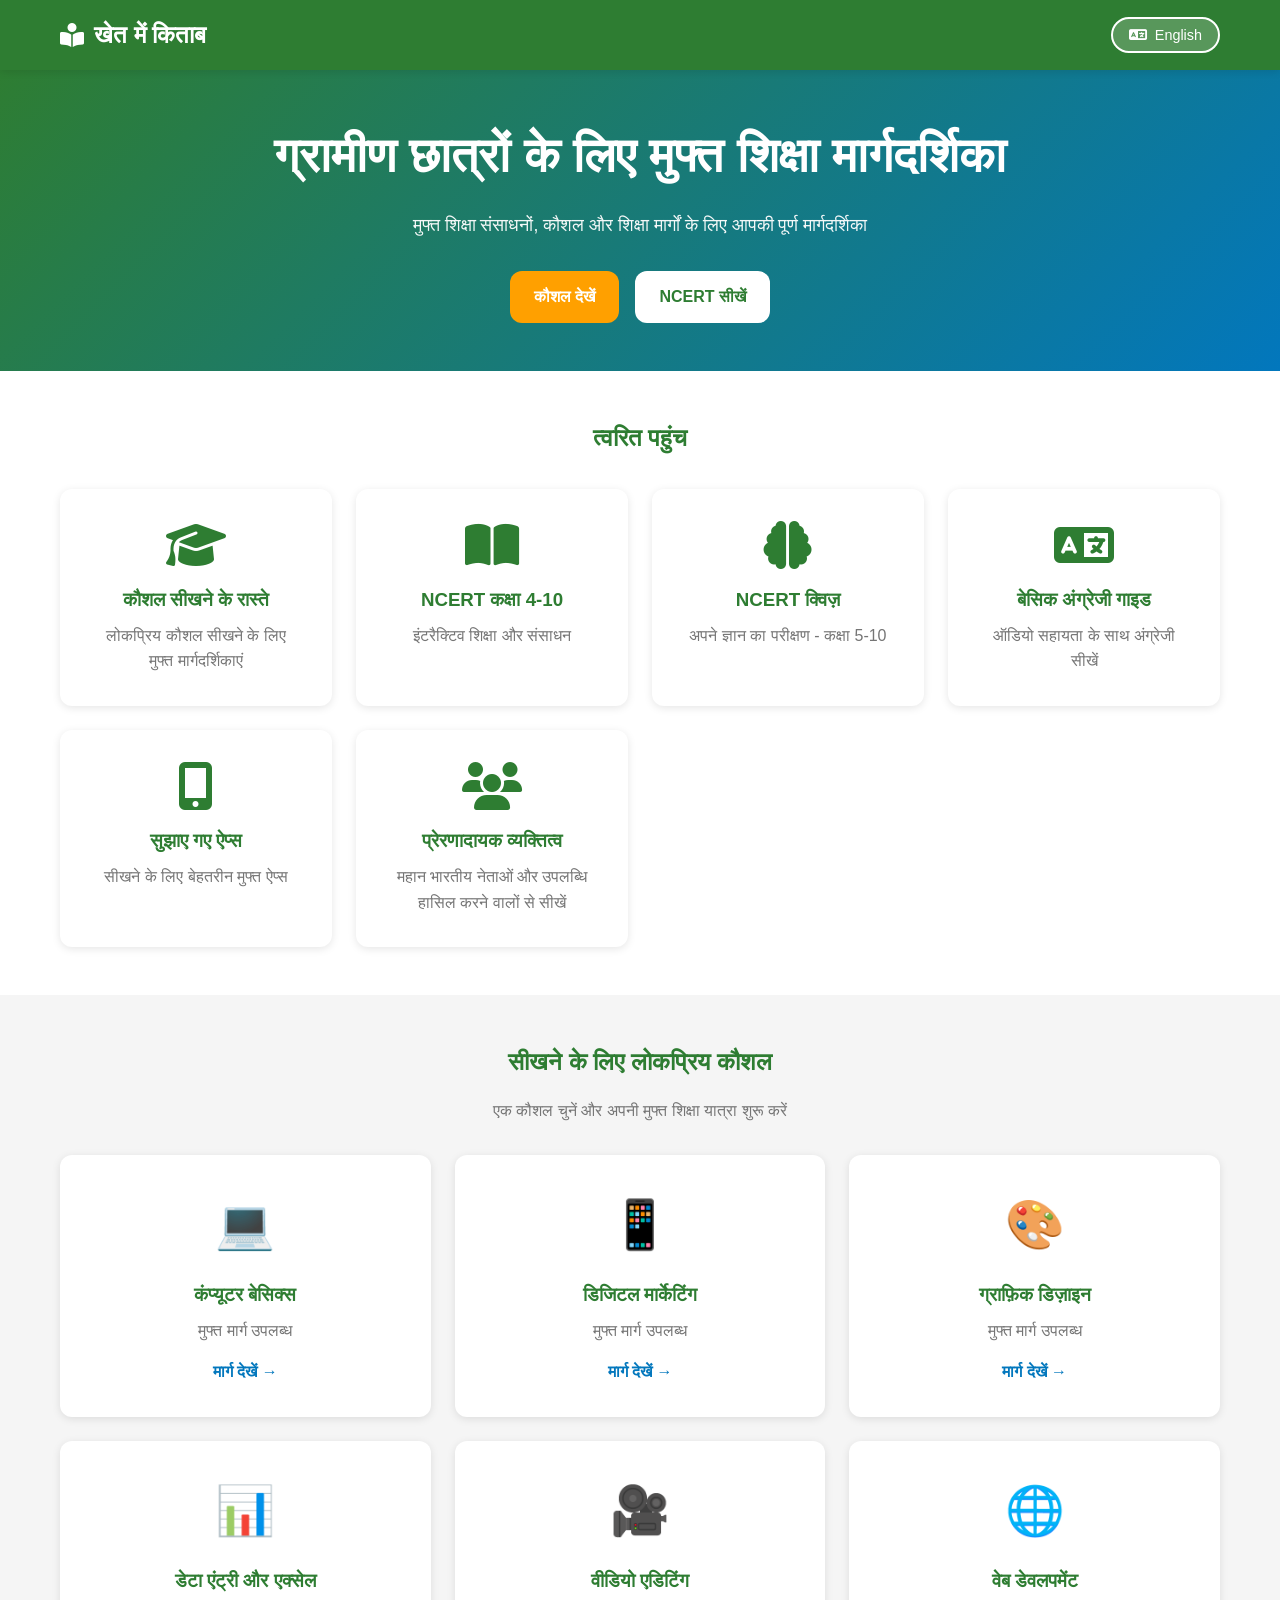
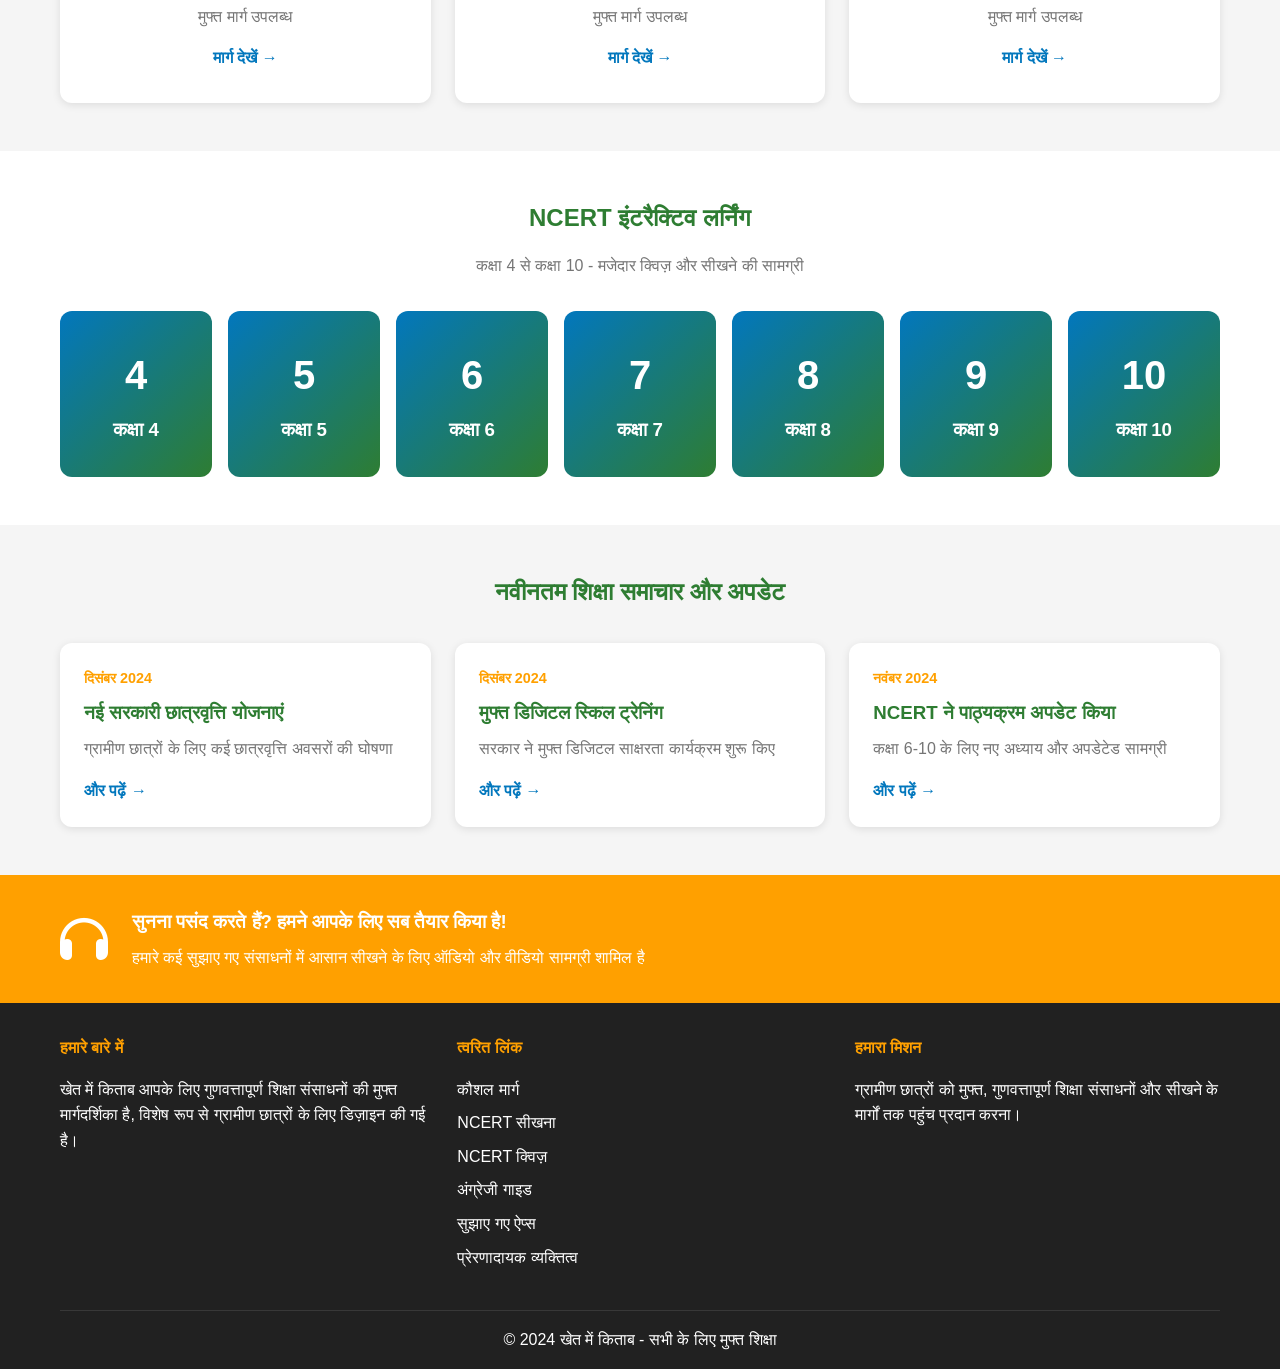
<file: index.html>
<!DOCTYPE html>
<html lang="hi">
<head>
    <meta charset="UTF-8">
    <meta name="viewport" content="width=device-width, initial-scale=1.0">
    <meta name="description" content="खेत में किताब - ग्रामीण छात्रों के लिए मुफ्त शिक्षा मार्गदर्शिका">
    <title data-en="KhetMeKitab - Rural Education Guide" data-hi="खेत में किताब - ग्रामीण शिक्षा मार्गदर्शिका">खेत में किताब - ग्रामीण शिक्षा मार्गदर्शिका</title>
    <link rel="stylesheet" href="css/style.css">
    <link rel="stylesheet" href="https://cdnjs.cloudflare.com/ajax/libs/font-awesome/6.4.0/css/all.min.css">
</head>
<body>
    <!-- Header -->
    <header>
        <nav class="navbar">
            <div class="container">
                <div class="nav-brand">
                    <i class="fas fa-book-reader"></i>
                    <span data-en="KhetMeKitab" data-hi="खेत में किताब">खेत में किताब</span>
                </div>
                <button class="lang-toggle" id="langToggle">
                    <i class="fas fa-language"></i>
                    <span id="langText">English</span>
                </button>
            </div>
        </nav>
    </header>

    <!-- Hero Section -->
    <section class="hero">
        <div class="container">
            <h1 data-en="Free Education Guide for Rural Students" data-hi="ग्रामीण छात्रों के लिए मुफ्त शिक्षा मार्गदर्शिका">ग्रामीण छात्रों के लिए मुफ्त शिक्षा मार्गदर्शिका</h1>
            <p class="hero-subtitle" data-en="Your complete guide to free learning resources, skills, and education paths" data-hi="मुफ्त शिक्षा संसाधनों, कौशल और शिक्षा मार्गों के लिए आपकी पूर्ण मार्गदर्शिका">मुफ्त शिक्षा संसाधनों, कौशल और शिक्षा मार्गों के लिए आपकी पूर्ण मार्गदर्शिका</p>
            <div class="hero-cta">
                <a href="#skills" class="btn btn-primary" data-en="Explore Skills" data-hi="कौशल देखें">कौशल देखें</a>
                <a href="#ncert" class="btn btn-secondary" data-en="NCERT Learning" data-hi="NCERT सीखें">NCERT सीखें</a>
            </div>
        </div>
    </section>

    <!-- Quick Links -->
    <section class="quick-links">
        <div class="container">
            <h2 data-en="Quick Access" data-hi="त्वरित पहुंच">त्वरित पहुंच</h2>
            <div class="links-grid">
                <a href="skills.html" class="link-card">
                    <i class="fas fa-graduation-cap"></i>
                    <h3 data-en="Skill Learning Paths" data-hi="कौशल सीखने के रास्ते">कौशल सीखने के रास्ते</h3>
                    <p data-en="Free guides to learn popular skills" data-hi="लोकप्रिय कौशल सीखने के लिए मुफ्त मार्गदर्शिकाएं">लोकप्रिय कौशल सीखने के लिए मुफ्त मार्गदर्शिकाएं</p>
                </a>
                <a href="ncert.html" class="link-card">
                    <i class="fas fa-book-open"></i>
                    <h3 data-en="NCERT Class 4-10" data-hi="NCERT कक्षा 4-10">NCERT कक्षा 4-10</h3>
                    <p data-en="Interactive learning & resources" data-hi="इंटरैक्टिव शिक्षा और संसाधन">इंटरैक्टिव शिक्षा और संसाधन</p>
                </a>
                <a href="quiz.html" class="link-card">
                    <i class="fas fa-brain"></i>
                    <h3 data-en="NCERT Quiz" data-hi="NCERT क्विज़">NCERT क्विज़</h3>
                    <p data-en="Test your knowledge - Class 5-10" data-hi="अपने ज्ञान का परीक्षण - कक्षा 5-10">अपने ज्ञान का परीक्षण - कक्षा 5-10</p>
                </a>
                <a href="english.html" class="link-card">
                    <i class="fas fa-language"></i>
                    <h3 data-en="Basic English Guide" data-hi="बेसिक अंग्रेजी गाइड">बेसिक अंग्रेजी गाइड</h3>
                    <p data-en="Learn English with audio support" data-hi="ऑडियो सहायता के साथ अंग्रेजी सीखें">ऑडियो सहायता के साथ अंग्रेजी सीखें</p>
                </a>
                <a href="apps.html" class="link-card">
                    <i class="fas fa-mobile-alt"></i>
                    <h3 data-en="Recommended Apps" data-hi="सुझाए गए ऐप्स">सुझाए गए ऐप्स</h3>
                    <p data-en="Best free apps for learning" data-hi="सीखने के लिए बेहतरीन मुफ्त ऐप्स">सीखने के लिए बेहतरीन मुफ्त ऐप्स</p>
                </a>
                <a href="gallery.html" class="link-card">
                    <i class="fas fa-users"></i>
                    <h3 data-en="Inspiring Personalities" data-hi="प्रेरणादायक व्यक्तित्व">प्रेरणादायक व्यक्तित्व</h3>
                    <p data-en="Learn from great Indian leaders & achievers" data-hi="महान भारतीय नेताओं और उपलब्धि हासिल करने वालों से सीखें">महान भारतीय नेताओं और उपलब्धि हासिल करने वालों से सीखें</p>
                </a>
            </div>
        </div>
    </section>

    <!-- Featured Skills -->
    <section id="skills" class="featured-section">
        <div class="container">
            <h2 data-en="Popular Skills to Learn" data-hi="सीखने के लिए लोकप्रिय कौशल">सीखने के लिए लोकप्रिय कौशल</h2>
            <p class="section-subtitle" data-en="Choose a skill and start your free learning journey" data-hi="एक कौशल चुनें और अपनी मुफ्त शिक्षा यात्रा शुरू करें">एक कौशल चुनें और अपनी मुफ्त शिक्षा यात्रा शुरू करें</p>
            <div class="skills-grid">
                <div class="skill-card">
                    <div class="skill-icon">💻</div>
                    <h3 data-en="Computer Basics" data-hi="कंप्यूटर बेसिक्स">कंप्यूटर बेसिक्स</h3>
                    <p data-en="Free Path Available" data-hi="मुफ्त मार्ग उपलब्ध">मुफ्त मार्ग उपलब्ध</p>
                    <a href="skills.html#computer" class="btn-link" data-en="View Path →" data-hi="मार्ग देखें →">मार्ग देखें →</a>
                </div>
                <div class="skill-card">
                    <div class="skill-icon">📱</div>
                    <h3 data-en="Digital Marketing" data-hi="डिजिटल मार्केटिंग">डिजिटल मार्केटिंग</h3>
                    <p data-en="Free Path Available" data-hi="मुफ्त मार्ग उपलब्ध">मुफ्त मार्ग उपलब्ध</p>
                    <a href="skills.html#marketing" class="btn-link" data-en="View Path →" data-hi="मार्ग देखें →">मार्ग देखें →</a>
                </div>
                <div class="skill-card">
                    <div class="skill-icon">🎨</div>
                    <h3 data-en="Graphic Design" data-hi="ग्राफ़िक डिज़ाइन">ग्राफ़िक डिज़ाइन</h3>
                    <p data-en="Free Path Available" data-hi="मुफ्त मार्ग उपलब्ध">मुफ्त मार्ग उपलब्ध</p>
                    <a href="skills.html#design" class="btn-link" data-en="View Path →" data-hi="मार्ग देखें →">मार्ग देखें →</a>
                </div>
                <div class="skill-card">
                    <div class="skill-icon">📊</div>
                    <h3 data-en="Data Entry & Excel" data-hi="डेटा एंट्री और एक्सेल">डेटा एंट्री और एक्सेल</h3>
                    <p data-en="Free Path Available" data-hi="मुफ्त मार्ग उपलब्ध">मुफ्त मार्ग उपलब्ध</p>
                    <a href="skills.html#excel" class="btn-link" data-en="View Path →" data-hi="मार्ग देखें →">मार्ग देखें →</a>
                </div>
                <div class="skill-card">
                    <div class="skill-icon">🎥</div>
                    <h3 data-en="Video Editing" data-hi="वीडियो एडिटिंग">वीडियो एडिटिंग</h3>
                    <p data-en="Free Path Available" data-hi="मुफ्त मार्ग उपलब्ध">मुफ्त मार्ग उपलब्ध</p>
                    <a href="skills.html#video" class="btn-link" data-en="View Path →" data-hi="मार्ग देखें →">मार्ग देखें →</a>
                </div>
                <div class="skill-card">
                    <div class="skill-icon">🌐</div>
                    <h3 data-en="Web Development" data-hi="वेब डेवलपमेंट">वेब डेवलपमेंट</h3>
                    <p data-en="Free Path Available" data-hi="मुफ्त मार्ग उपलब्ध">मुफ्त मार्ग उपलब्ध</p>
                    <a href="skills.html#webdev" class="btn-link" data-en="View Path →" data-hi="मार्ग देखें →">मार्ग देखें →</a>
                </div>
            </div>
        </div>
    </section>

    <!-- NCERT Section -->
    <section id="ncert" class="ncert-section">
        <div class="container">
            <h2 data-en="NCERT Interactive Learning" data-hi="NCERT इंटरैक्टिव लर्निंग">NCERT इंटरैक्टिव लर्निंग</h2>
            <p class="section-subtitle" data-en="Class 4 to Class 10 - Fun quizzes and learning materials" data-hi="कक्षा 4 से कक्षा 10 - मजेदार क्विज़ और सीखने की सामग्री">कक्षा 4 से कक्षा 10 - मजेदार क्विज़ और सीखने की सामग्री</p>
            <div class="ncert-grid">
                <a href="ncert.html#class-4" class="ncert-card">
                    <div class="class-badge">4</div>
                    <h3 data-en="Class 4" data-hi="कक्षा 4">कक्षा 4</h3>
                </a>
                <a href="ncert.html#class-5" class="ncert-card">
                    <div class="class-badge">5</div>
                    <h3 data-en="Class 5" data-hi="कक्षा 5">कक्षा 5</h3>
                </a>
                <a href="ncert.html#class-6" class="ncert-card">
                    <div class="class-badge">6</div>
                    <h3 data-en="Class 6" data-hi="कक्षा 6">कक्षा 6</h3>
                </a>
                <a href="ncert.html#class-7" class="ncert-card">
                    <div class="class-badge">7</div>
                    <h3 data-en="Class 7" data-hi="कक्षा 7">कक्षा 7</h3>
                </a>
                <a href="ncert.html#class-8" class="ncert-card">
                    <div class="class-badge">8</div>
                    <h3 data-en="Class 8" data-hi="कक्षा 8">कक्षा 8</h3>
                </a>
                <a href="ncert.html#class-9" class="ncert-card">
                    <div class="class-badge">9</div>
                    <h3 data-en="Class 9" data-hi="कक्षा 9">कक्षा 9</h3>
                </a>
                <a href="ncert.html#class-10" class="ncert-card">
                    <div class="class-badge">10</div>
                    <h3 data-en="Class 10" data-hi="कक्षा 10">कक्षा 10</h3>
                </a>
            </div>
        </div>
    </section>

    <!-- Education News -->
    <section class="news-section">
        <div class="container">
            <h2 data-en="Latest Education News & Updates" data-hi="नवीनतम शिक्षा समाचार और अपडेट">नवीनतम शिक्षा समाचार और अपडेट</h2>
            <div class="news-grid">
                <div class="news-card">
                    <div class="news-date" data-en="December 2024" data-hi="दिसंबर 2024">दिसंबर 2024</div>
                    <h3 data-en="New Government Scholarship Programs" data-hi="नई सरकारी छात्रवृत्ति योजनाएं">नई सरकारी छात्रवृत्ति योजनाएं</h3>
                    <p data-en="Multiple scholarship opportunities announced for rural students" data-hi="ग्रामीण छात्रों के लिए कई छात्रवृत्ति अवसरों की घोषणा">ग्रामीण छात्रों के लिए कई छात्रवृत्ति अवसरों की घोषणा</p>
                    <a href="#" class="news-link" data-en="Read More →" data-hi="और पढ़ें →">और पढ़ें →</a>
                </div>
                <div class="news-card">
                    <div class="news-date" data-en="December 2024" data-hi="दिसंबर 2024">दिसंबर 2024</div>
                    <h3 data-en="Free Digital Skills Training" data-hi="मुफ्त डिजिटल स्किल ट्रेनिंग">मुफ्त डिजिटल स्किल ट्रेनिंग</h3>
                    <p data-en="Government launches free digital literacy programs" data-hi="सरकार ने मुफ्त डिजिटल साक्षरता कार्यक्रम शुरू किए">सरकार ने मुफ्त डिजिटल साक्षरता कार्यक्रम शुरू किए</p>
                    <a href="#" class="news-link" data-en="Read More →" data-hi="और पढ़ें →">और पढ़ें →</a>
                </div>
                <div class="news-card">
                    <div class="news-date" data-en="November 2024" data-hi="नवंबर 2024">नवंबर 2024</div>
                    <h3 data-en="NCERT Updates Curriculum" data-hi="NCERT ने पाठ्यक्रम अपडेट किया">NCERT ने पाठ्यक्रम अपडेट किया</h3>
                    <p data-en="New chapters and updated content for Classes 6-10" data-hi="कक्षा 6-10 के लिए नए अध्याय और अपडेटेड सामग्री">कक्षा 6-10 के लिए नए अध्याय और अपडेटेड सामग्री</p>
                    <a href="#" class="news-link" data-en="Read More →" data-hi="और पढ़ें →">और पढ़ें →</a>
                </div>
            </div>
        </div>
    </section>

    <!-- Audio Learning Note -->
    <section class="audio-note">
        <div class="container">
            <div class="audio-banner">
                <i class="fas fa-headphones"></i>
                <div>
                    <h3 data-en="Prefer Listening? We've Got You Covered!" data-hi="सुनना पसंद करते हैं? हमने आपके लिए सब तैयार किया है!">सुनना पसंद करते हैं? हमने आपके लिए सब तैयार किया है!</h3>
                    <p data-en="Many of our recommended resources include audio and video content for easier learning" data-hi="हमारे कई सुझाए गए संसाधनों में आसान सीखने के लिए ऑडियो और वीडियो सामग्री शामिल है">हमारे कई सुझाए गए संसाधनों में आसान सीखने के लिए ऑडियो और वीडियो सामग्री शामिल है</p>
                </div>
            </div>
        </div>
    </section>

    <!-- Footer -->
    <footer>
        <div class="container">
            <div class="footer-content">
                <div class="footer-section">
                    <h4 data-en="About" data-hi="हमारे बारे में">हमारे बारे में</h4>
                    <p data-en="KhetMeKitab is your free guide to quality education resources, specially designed for rural students." data-hi="खेत में किताब आपके लिए गुणवत्तापूर्ण शिक्षा संसाधनों की मुफ्त मार्गदर्शिका है, विशेष रूप से ग्रामीण छात्रों के लिए डिज़ाइन की गई है।">खेत में किताब आपके लिए गुणवत्तापूर्ण शिक्षा संसाधनों की मुफ्त मार्गदर्शिका है, विशेष रूप से ग्रामीण छात्रों के लिए डिज़ाइन की गई है।</p>
                </div>
                <div class="footer-section">
                    <h4 data-en="Quick Links" data-hi="त्वरित लिंक">त्वरित लिंक</h4>
                    <ul>
                        <li><a href="skills.html" data-en="Skill Paths" data-hi="कौशल मार्ग">कौशल मार्ग</a></li>
                        <li><a href="ncert.html" data-en="NCERT Learning" data-hi="NCERT सीखना">NCERT सीखना</a></li>
                        <li><a href="quiz.html" data-en="NCERT Quiz" data-hi="NCERT क्विज़">NCERT क्विज़</a></li>
                        <li><a href="english.html" data-en="English Guide" data-hi="अंग्रेजी गाइड">अंग्रेजी गाइड</a></li>
                        <li><a href="apps.html" data-en="Recommended Apps" data-hi="सुझाए गए ऐप्स">सुझाए गए ऐप्स</a></li>
                        <li><a href="gallery.html" data-en="Inspiring Personalities" data-hi="प्रेरणादायक व्यक्तित्व">प्रेरणादायक व्यक्तित्व</a></li>
                    </ul>
                </div>
                <div class="footer-section">
                    <h4 data-en="Mission" data-hi="हमारा मिशन">हमारा मिशन</h4>
                    <p data-en="Empowering rural students with access to free, quality education resources and learning paths." data-hi="ग्रामीण छात्रों को मुफ्त, गुणवत्तापूर्ण शिक्षा संसाधनों और सीखने के मार्गों तक पहुंच प्रदान करना।">ग्रामीण छात्रों को मुफ्त, गुणवत्तापूर्ण शिक्षा संसाधनों और सीखने के मार्गों तक पहुंच प्रदान करना।</p>
                </div>
            </div>
            <div class="footer-bottom">
                <p>&copy; 2024 <span data-en="KhetMeKitab - Free Education for All" data-hi="खेत में किताब - सभी के लिए मुफ्त शिक्षा">खेत में किताब - सभी के लिए मुफ्त शिक्षा</span></p>
            </div>
        </div>
    </footer>

    <script src="js/main.js"></script>
</body>
</html>
</file>
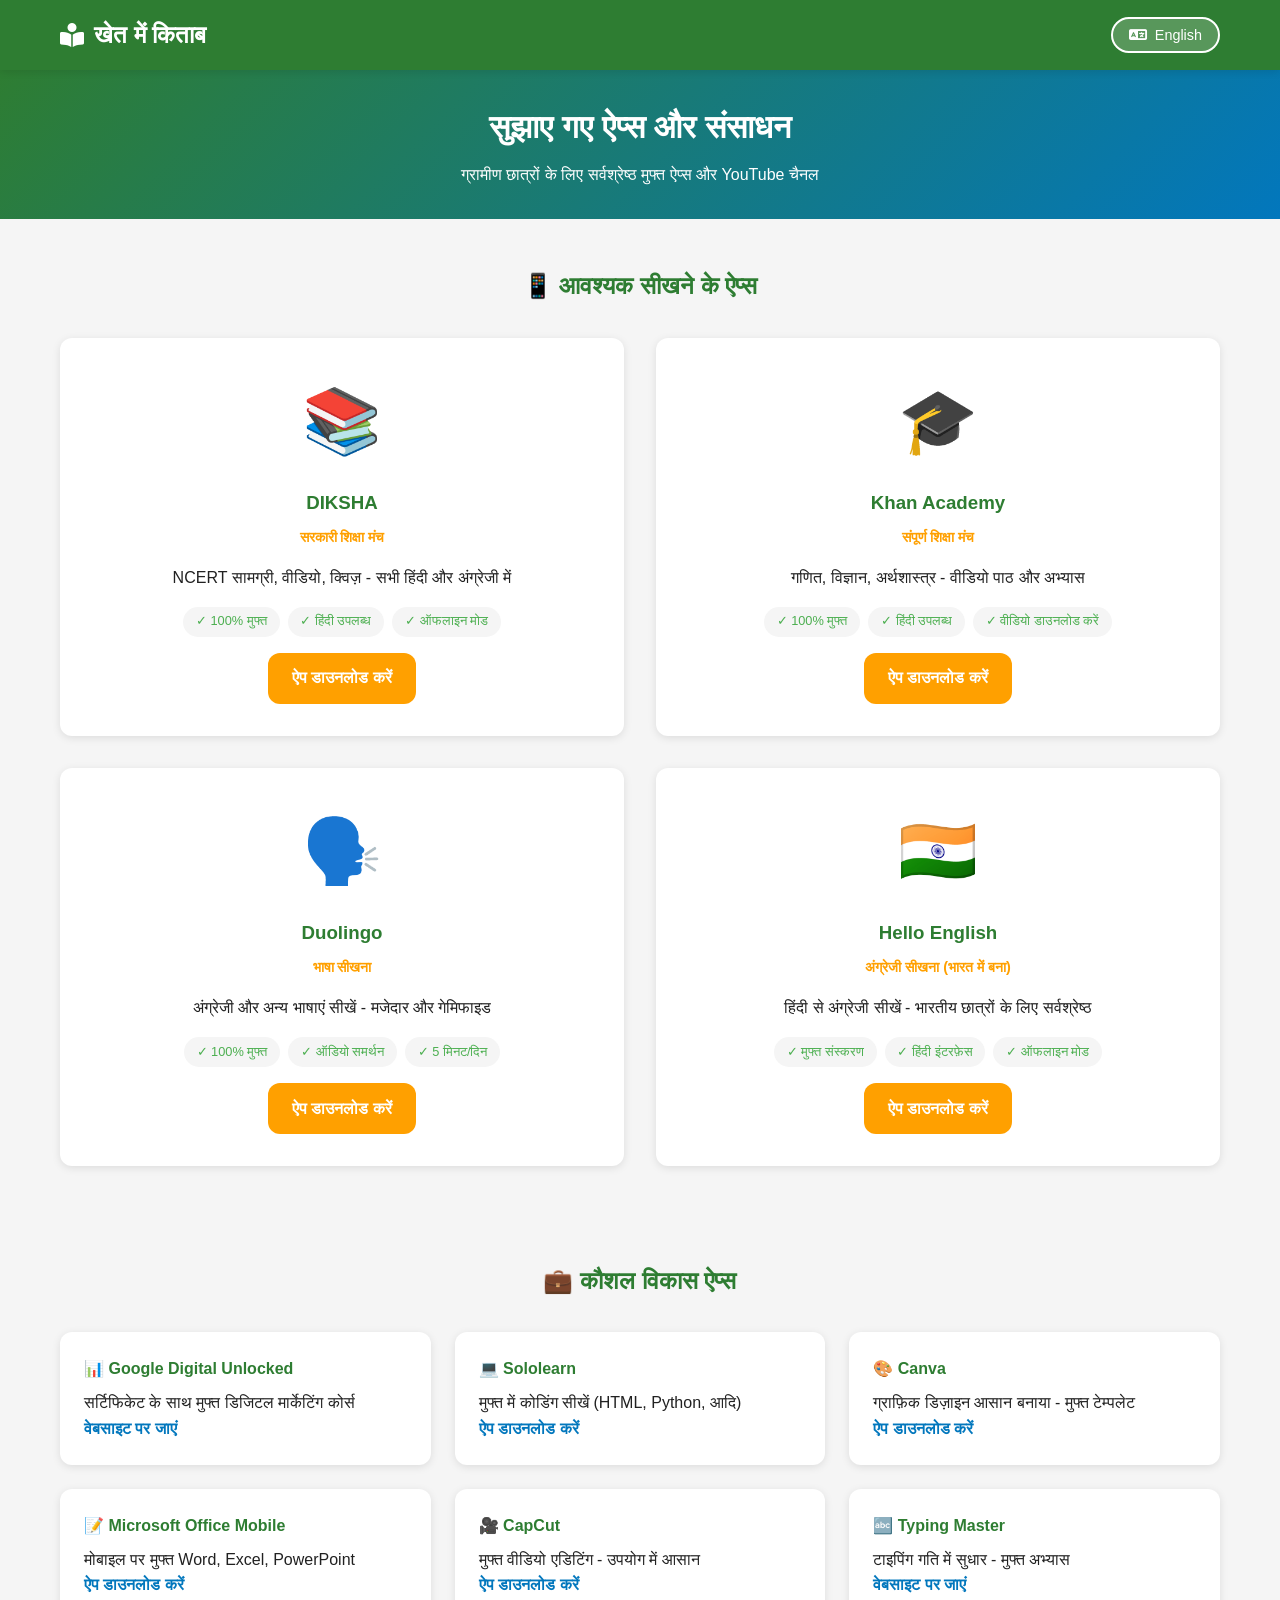
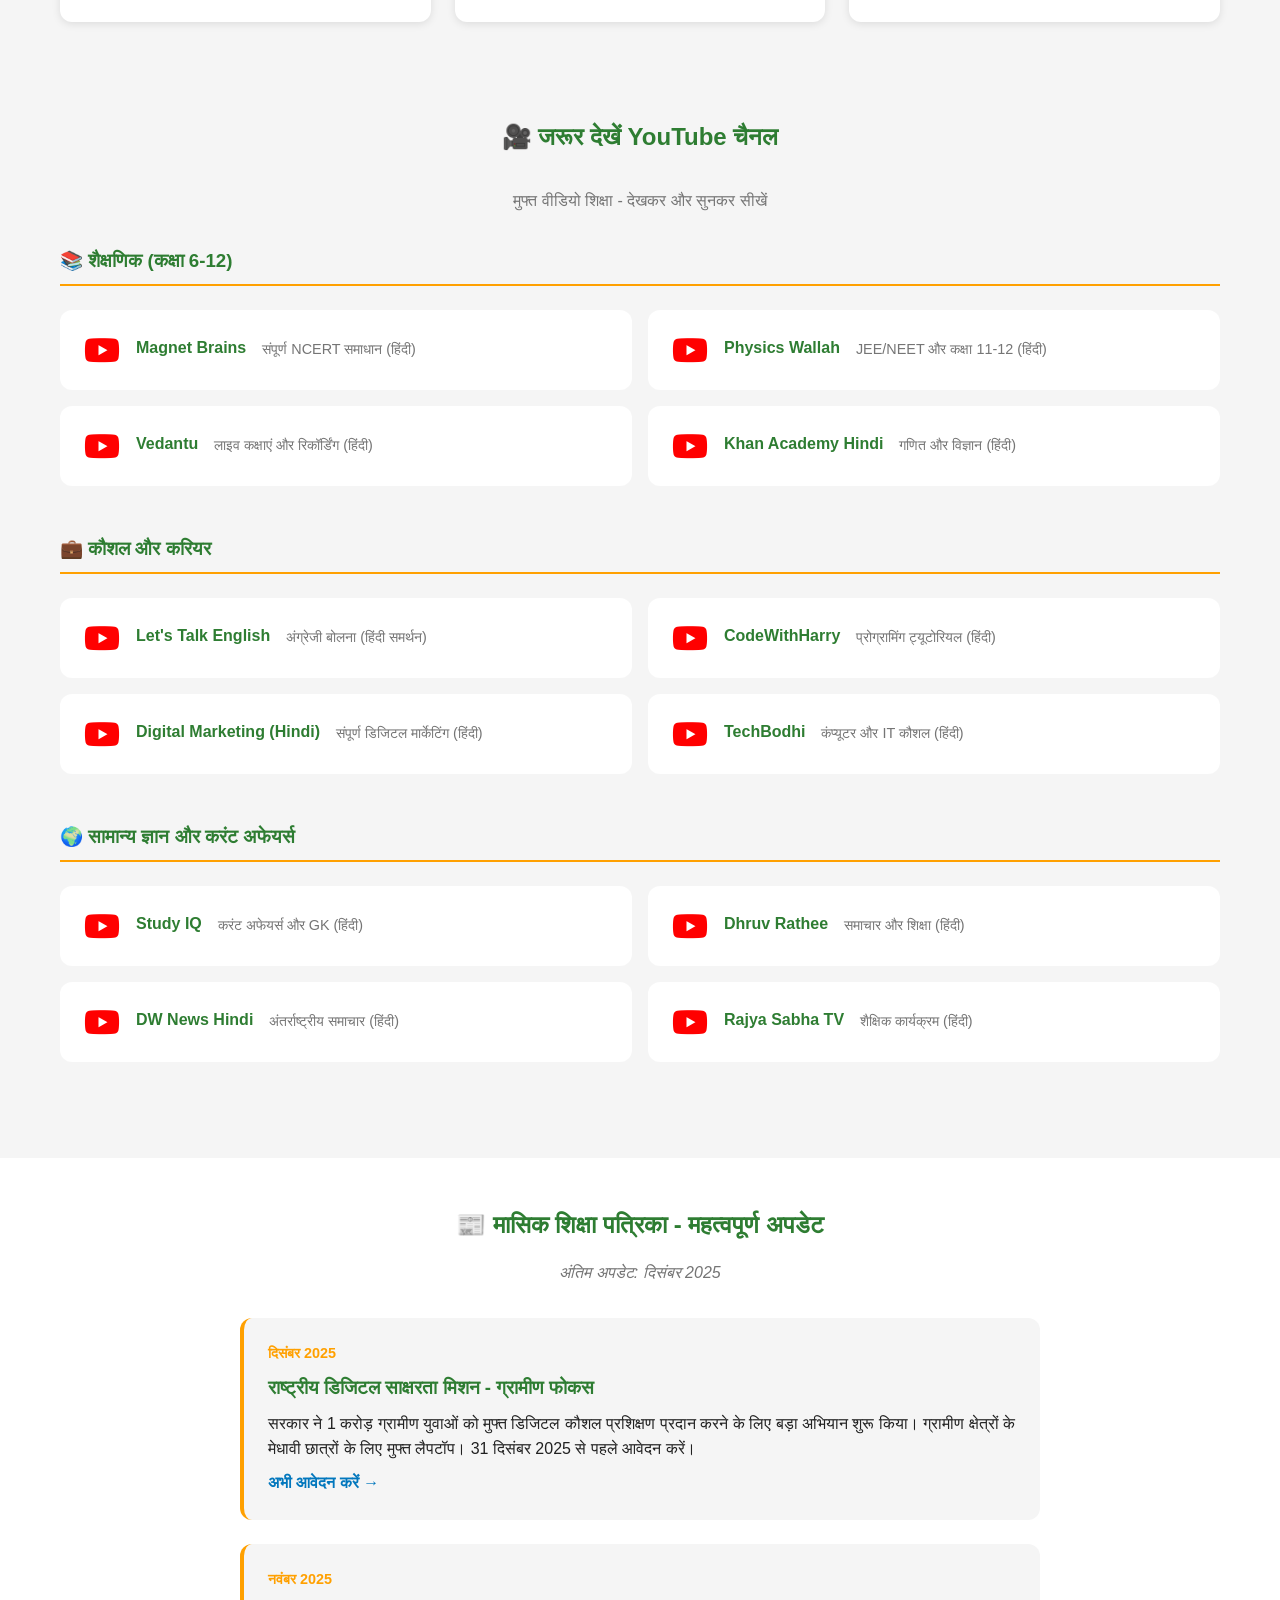
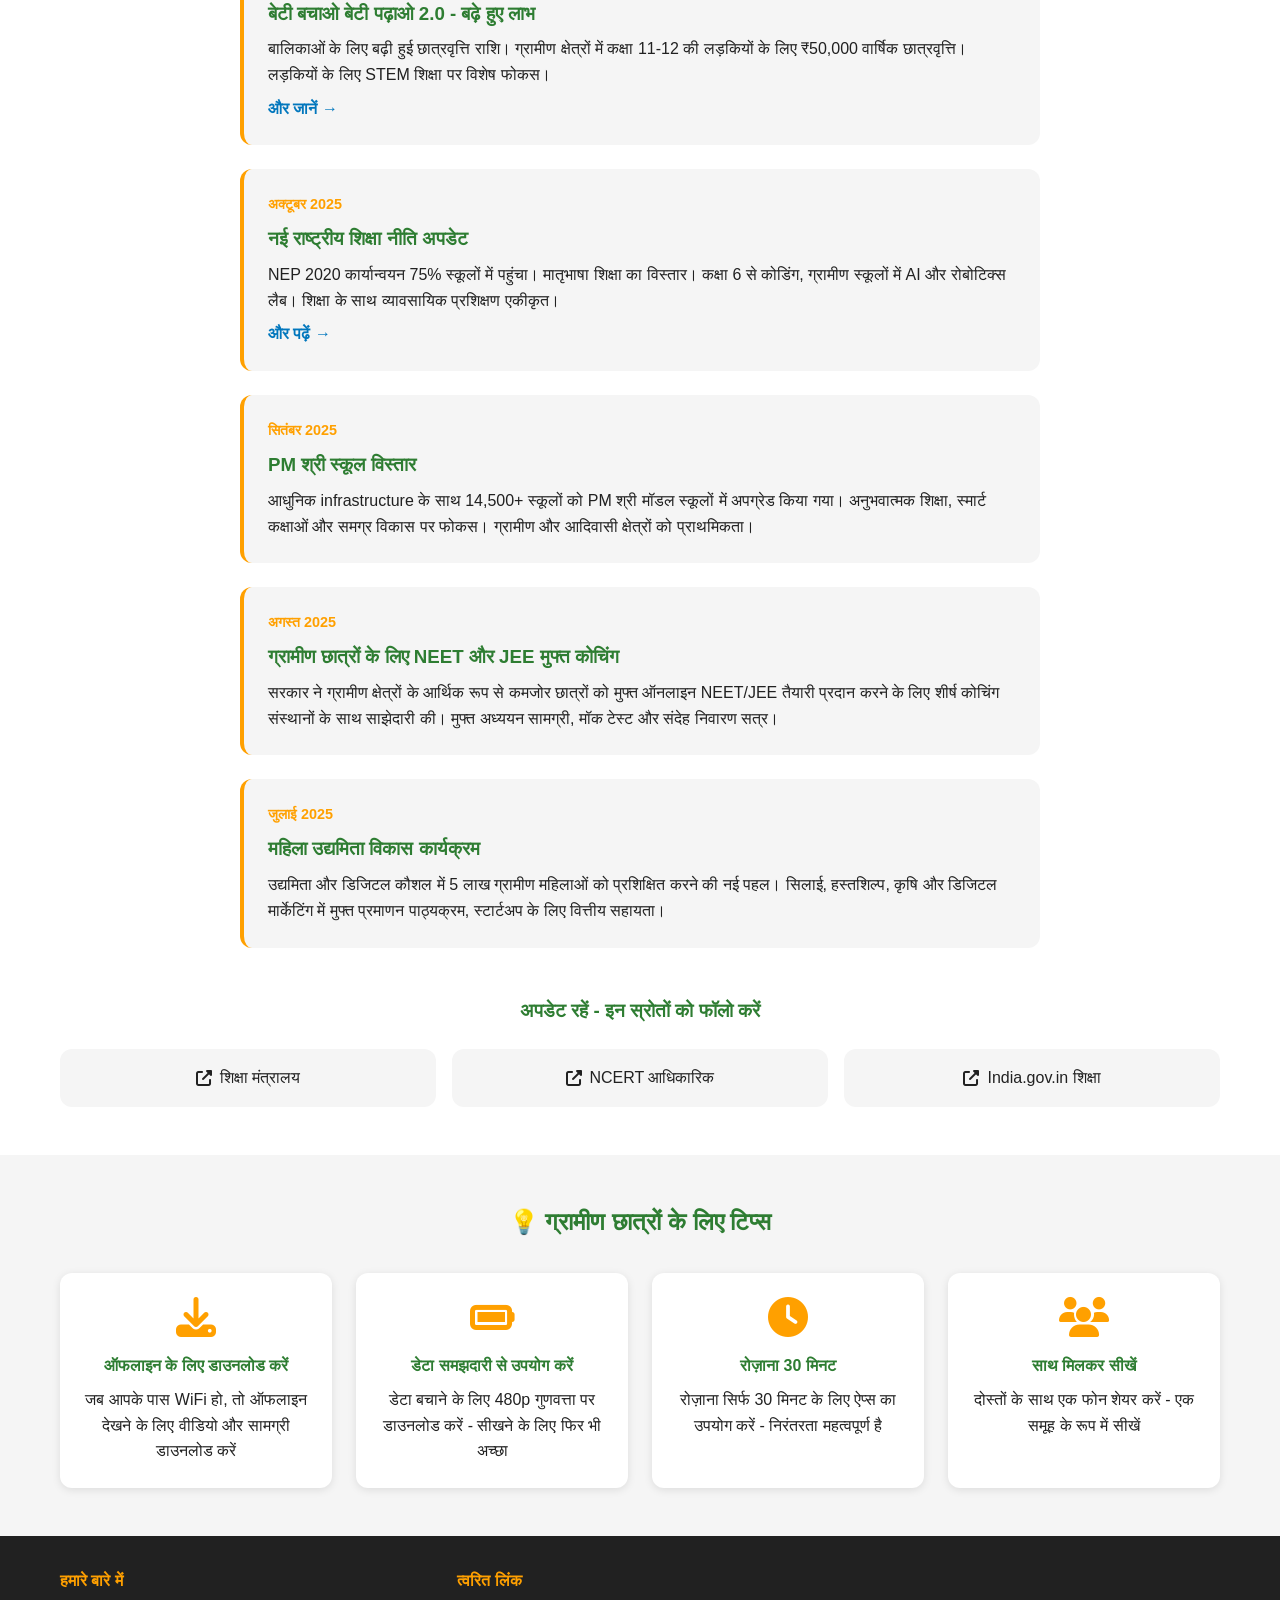
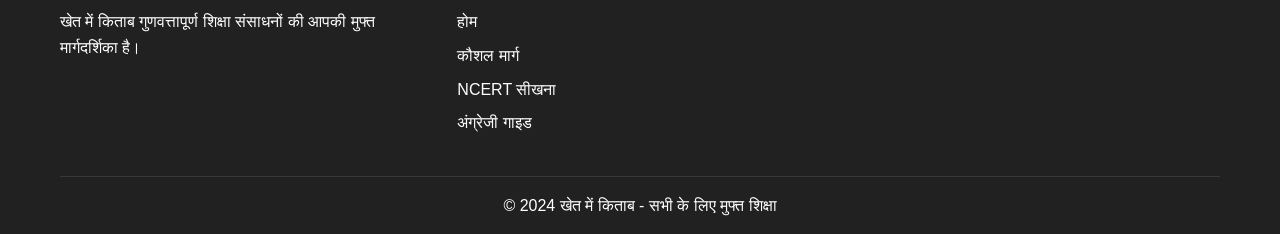
<file: apps.html>
<!DOCTYPE html>
<html lang="hi">
<head>
    <meta charset="UTF-8">
    <meta name="viewport" content="width=device-width, initial-scale=1.0">
    <title data-en="Recommended Apps & Resources - KhetMeKitab" data-hi="सुझाए गए ऐप्स और संसाधन - खेत में किताब">सुझाए गए ऐप्स और संसाधन - खेत में किताब</title>
    <link rel="stylesheet" href="css/style.css">
    <link rel="stylesheet" href="https://cdnjs.cloudflare.com/ajax/libs/font-awesome/6.4.0/css/all.min.css">
</head>
<body>
    <header>
        <nav class="navbar">
            <div class="container">
                <div class="nav-brand">
                    <a href="index.html"><i class="fas fa-book-reader"></i>
                    <span data-en="KhetMeKitab" data-hi="खेत में किताब">खेत में किताब</span></a>
                </div>
                <button class="lang-toggle" id="langToggle">
                    <i class="fas fa-language"></i>
                    <span id="langText">English</span>
                </button>
            </div>
        </nav>
    </header>

    <section class="page-header">
        <div class="container">
            <h1 data-en="Recommended Apps & Resources" data-hi="सुझाए गए ऐप्स और संसाधन">सुझाए गए ऐप्स और संसाधन</h1>
            <p data-en="Best free apps and YouTube channels for rural students" data-hi="ग्रामीण छात्रों के लिए सर्वश्रेष्ठ मुफ्त ऐप्स और YouTube चैनल">ग्रामीण छात्रों के लिए सर्वश्रेष्ठ मुफ्त ऐप्स और YouTube चैनल</p>
        </div>
    </section>

    <!-- Learning Apps -->
    <section class="apps-category">
        <div class="container">
            <h2 data-en="📱 Essential Learning Apps" data-hi="📱 आवश्यक सीखने के ऐप्स">📱 आवश्यक सीखने के ऐप्स</h2>
            <div class="apps-showcase">
                <div class="app-showcase-card">
                    <div class="app-icon">📚</div>
                    <h3>DIKSHA</h3>
                    <p class="app-category" data-en="Government Education Platform" data-hi="सरकारी शिक्षा मंच">सरकारी शिक्षा मंच</p>
                    <p data-en="NCERT content, videos, quizzes - All in Hindi & English" data-hi="NCERT सामग्री, वीडियो, क्विज़ - सभी हिंदी और अंग्रेजी में">NCERT सामग्री, वीडियो, क्विज़ - सभी हिंदी और अंग्रेजी में</p>
                    <div class="app-features">
                        <span class="feature-badge" data-en="✓ 100% Free" data-hi="✓ 100% मुफ्त">✓ 100% मुफ्त</span>
                        <span class="feature-badge" data-en="✓ Hindi Available" data-hi="✓ हिंदी उपलब्ध">✓ हिंदी उपलब्ध</span>
                        <span class="feature-badge" data-en="✓ Offline Mode" data-hi="✓ ऑफलाइन मोड">✓ ऑफलाइन मोड</span>
                    </div>
                    <a href="https://diksha.gov.in/" target="_blank" class="btn btn-primary" data-en="Download App" data-hi="ऐप डाउनलोड करें">ऐप डाउनलोड करें</a>
                </div>

                <div class="app-showcase-card">
                    <div class="app-icon">🎓</div>
                    <h3>Khan Academy</h3>
                    <p class="app-category" data-en="Complete Education Platform" data-hi="संपूर्ण शिक्षा मंच">संपूर्ण शिक्षा मंच</p>
                    <p data-en="Math, Science, Economics - Video lessons & practice" data-hi="गणित, विज्ञान, अर्थशास्त्र - वीडियो पाठ और अभ्यास">गणित, विज्ञान, अर्थशास्त्र - वीडियो पाठ और अभ्यास</p>
                    <div class="app-features">
                        <span class="feature-badge" data-en="✓ 100% Free" data-hi="✓ 100% मुफ्त">✓ 100% मुफ्त</span>
                        <span class="feature-badge" data-en="✓ Hindi Available" data-hi="✓ हिंदी उपलब्ध">✓ हिंदी उपलब्ध</span>
                        <span class="feature-badge" data-en="✓ Download Videos" data-hi="✓ वीडियो डाउनलोड करें">✓ वीडियो डाउनलोड करें</span>
                    </div>
                    <a href="https://www.khanacademy.org/" target="_blank" class="btn btn-primary" data-en="Download App" data-hi="ऐप डाउनलोड करें">ऐप डाउनलोड करें</a>
                </div>

                <div class="app-showcase-card">
                    <div class="app-icon">🗣️</div>
                    <h3>Duolingo</h3>
                    <p class="app-category" data-en="Language Learning" data-hi="भाषा सीखना">भाषा सीखना</p>
                    <p data-en="Learn English & other languages - Fun & gamified" data-hi="अंग्रेजी और अन्य भाषाएं सीखें - मजेदार और गेमिफाइड">अंग्रेजी और अन्य भाषाएं सीखें - मजेदार और गेमिफाइड</p>
                    <div class="app-features">
                        <span class="feature-badge" data-en="✓ 100% Free" data-hi="✓ 100% मुफ्त">✓ 100% मुफ्त</span>
                        <span class="feature-badge" data-en="✓ Audio Support" data-hi="✓ ऑडियो समर्थन">✓ ऑडियो समर्थन</span>
                        <span class="feature-badge" data-en="✓ 5 min/day" data-hi="✓ 5 मिनट/दिन">✓ 5 मिनट/दिन</span>
                    </div>
                    <a href="https://www.duolingo.com/" target="_blank" class="btn btn-primary" data-en="Download App" data-hi="ऐप डाउनलोड करें">ऐप डाउनलोड करें</a>
                </div>

                <div class="app-showcase-card">
                    <div class="app-icon">🇮🇳</div>
                    <h3>Hello English</h3>
                    <p class="app-category" data-en="English Learning (Made in India)" data-hi="अंग्रेजी सीखना (भारत में बना)">अंग्रेजी सीखना (भारत में बना)</p>
                    <p data-en="Learn English from Hindi - Best for Indian students" data-hi="हिंदी से अंग्रेजी सीखें - भारतीय छात्रों के लिए सर्वश्रेष्ठ">हिंदी से अंग्रेजी सीखें - भारतीय छात्रों के लिए सर्वश्रेष्ठ</p>
                    <div class="app-features">
                        <span class="feature-badge" data-en="✓ Free Version" data-hi="✓ मुफ्त संस्करण">✓ मुफ्त संस्करण</span>
                        <span class="feature-badge" data-en="✓ Hindi Interface" data-hi="✓ हिंदी इंटरफ़ेस">✓ हिंदी इंटरफ़ेस</span>
                        <span class="feature-badge" data-en="✓ Offline Mode" data-hi="✓ ऑफलाइन मोड">✓ ऑफलाइन मोड</span>
                    </div>
                    <a href="https://helloenglish.com/" target="_blank" class="btn btn-primary" data-en="Download App" data-hi="ऐप डाउनलोड करें">ऐप डाउनलोड करें</a>
                </div>
            </div>
        </div>
    </section>

    <!-- Skill Learning Apps -->
    <section class="apps-category alt-bg">
        <div class="container">
            <h2 data-en="💼 Skill Development Apps" data-hi="💼 कौशल विकास ऐप्स">💼 कौशल विकास ऐप्स</h2>
            <div class="app-grid">
                <div class="app-card-detailed">
                    <h4>📊 Google Digital Unlocked</h4>
                    <p data-en="Free digital marketing course with certificate" data-hi="सर्टिफिकेट के साथ मुफ्त डिजिटल मार्केटिंग कोर्स">सर्टिफिकेट के साथ मुफ्त डिजिटल मार्केटिंग कोर्स</p>
                    <a href="https://learndigital.withgoogle.com/digitalunlocked" target="_blank" data-en="Visit Website" data-hi="वेबसाइट पर जाएं">वेबसाइट पर जाएं</a>
                </div>
                <div class="app-card-detailed">
                    <h4>💻 Sololearn</h4>
                    <p data-en="Learn coding for free (HTML, Python, etc.)" data-hi="मुफ्त में कोडिंग सीखें (HTML, Python, आदि)">मुफ्त में कोडिंग सीखें (HTML, Python, आदि)</p>
                    <a href="https://www.sololearn.com/" target="_blank" data-en="Download App" data-hi="ऐप डाउनलोड करें">ऐप डाउनलोड करें</a>
                </div>
                <div class="app-card-detailed">
                    <h4>🎨 Canva</h4>
                    <p data-en="Graphic design made easy - Free templates" data-hi="ग्राफ़िक डिज़ाइन आसान बनाया - मुफ्त टेम्पलेट">ग्राफ़िक डिज़ाइन आसान बनाया - मुफ्त टेम्पलेट</p>
                    <a href="https://www.canva.com/" target="_blank" data-en="Download App" data-hi="ऐप डाउनलोड करें">ऐप डाउनलोड करें</a>
                </div>
                <div class="app-card-detailed">
                    <h4>📝 Microsoft Office Mobile</h4>
                    <p data-en="Free Word, Excel, PowerPoint on mobile" data-hi="मोबाइल पर मुफ्त Word, Excel, PowerPoint">मोबाइल पर मुफ्त Word, Excel, PowerPoint</p>
                    <a href="https://www.microsoft.com/en-us/microsoft-365/mobile" target="_blank" data-en="Download App" data-hi="ऐप डाउनलोड करें">ऐप डाउनलोड करें</a>
                </div>
                <div class="app-card-detailed">
                    <h4>🎥 CapCut</h4>
                    <p data-en="Free video editing - Easy to use" data-hi="मुफ्त वीडियो एडिटिंग - उपयोग में आसान">मुफ्त वीडियो एडिटिंग - उपयोग में आसान</p>
                    <a href="https://www.capcut.com/" target="_blank" data-en="Download App" data-hi="ऐप डाउनलोड करें">ऐप डाउनलोड करें</a>
                </div>
                <div class="app-card-detailed">
                    <h4>🔤 Typing Master</h4>
                    <p data-en="Improve typing speed - Free practice" data-hi="टाइपिंग गति में सुधार - मुफ्त अभ्यास">टाइपिंग गति में सुधार - मुफ्त अभ्यास</p>
                    <a href="https://www.typingclub.com/" target="_blank" data-en="Visit Website" data-hi="वेबसाइट पर जाएं">वेबसाइट पर जाएं</a>
                </div>
            </div>
        </div>
    </section>

    <!-- YouTube Channels Section -->
    <section class="youtube-section">
        <div class="container">
            <h2 data-en="🎥 Must-Watch YouTube Channels" data-hi="🎥 जरूर देखें YouTube चैनल">🎥 जरूर देखें YouTube चैनल</h2>
            <p class="section-subtitle" data-en="Free video education - Learn by watching & listening" data-hi="मुफ्त वीडियो शिक्षा - देखकर और सुनकर सीखें">मुफ्त वीडियो शिक्षा - देखकर और सुनकर सीखें</p>

            <!-- Academic Channels -->
            <div class="channel-category">
                <h3 data-en="📚 Academic (Class 6-12)" data-hi="📚 शैक्षणिक (कक्षा 6-12)">📚 शैक्षणिक (कक्षा 6-12)</h3>
                <div class="youtube-grid">
                    <a href="https://www.youtube.com/@MagnetBrainsEducation" target="_blank" class="youtube-card">
                        <i class="fab fa-youtube"></i>
                        <h4>Magnet Brains</h4>
                        <p data-en="Complete NCERT solutions (Hindi)" data-hi="संपूर्ण NCERT समाधान (हिंदी)">संपूर्ण NCERT समाधान (हिंदी)</p>
                    </a>
                    <a href="https://www.youtube.com/@PhysicsWallah" target="_blank" class="youtube-card">
                        <i class="fab fa-youtube"></i>
                        <h4>Physics Wallah</h4>
                        <p data-en="JEE/NEET & Class 11-12 (Hindi)" data-hi="JEE/NEET और कक्षा 11-12 (हिंदी)">JEE/NEET और कक्षा 11-12 (हिंदी)</p>
                    </a>
                    <a href="https://www.youtube.com/@vedantu" target="_blank" class="youtube-card">
                        <i class="fab fa-youtube"></i>
                        <h4>Vedantu</h4>
                        <p data-en="Live classes & recordings (Hindi)" data-hi="लाइव कक्षाएं और रिकॉर्डिंग (हिंदी)">लाइव कक्षाएं और रिकॉर्डिंग (हिंदी)</p>
                    </a>
                    <a href="https://www.youtube.com/@KhanAcademyHindi" target="_blank" class="youtube-card">
                        <i class="fab fa-youtube"></i>
                        <h4>Khan Academy Hindi</h4>
                        <p data-en="Math & Science (Hindi)" data-hi="गणित और विज्ञान (हिंदी)">गणित और विज्ञान (हिंदी)</p>
                    </a>
                </div>
            </div>

            <!-- Skills Channels -->
            <div class="channel-category">
                <h3 data-en="💼 Skills & Career" data-hi="💼 कौशल और करियर">💼 कौशल और करियर</h3>
                <div class="youtube-grid">
                    <a href="https://www.youtube.com/@LearnEnglishwithLetstalkchannel" target="_blank" class="youtube-card">
                        <i class="fab fa-youtube"></i>
                        <h4>Let's Talk English</h4>
                        <p data-en="English speaking (Hindi support)" data-hi="अंग्रेजी बोलना (हिंदी समर्थन)">अंग्रेजी बोलना (हिंदी समर्थन)</p>
                    </a>
                    <a href="https://www.youtube.com/@CodeWithHarry" target="_blank" class="youtube-card">
                        <i class="fab fa-youtube"></i>
                        <h4>CodeWithHarry</h4>
                        <p data-en="Programming tutorials (Hindi)" data-hi="प्रोग्रामिंग ट्यूटोरियल (हिंदी)">प्रोग्रामिंग ट्यूटोरियल (हिंदी)</p>
                    </a>
                    <a href="https://www.youtube.com/@DigitalMarketingHindi" target="_blank" class="youtube-card">
                        <i class="fab fa-youtube"></i>
                        <h4>Digital Marketing (Hindi)</h4>
                        <p data-en="Complete digital marketing (Hindi)" data-hi="संपूर्ण डिजिटल मार्केटिंग (हिंदी)">संपूर्ण डिजिटल मार्केटिंग (हिंदी)</p>
                    </a>
                    <a href="https://www.youtube.com/@TECHBODHIbyDinesh" target="_blank" class="youtube-card">
                        <i class="fab fa-youtube"></i>
                        <h4>TechBodhi</h4>
                        <p data-en="Computer & IT skills (Hindi)" data-hi="कंप्यूटर और IT कौशल (हिंदी)">कंप्यूटर और IT कौशल (हिंदी)</p>
                    </a>
                </div>
            </div>

            <!-- General Knowledge -->
            <div class="channel-category">
                <h3 data-en="🌍 General Knowledge & Current Affairs" data-hi="🌍 सामान्य ज्ञान और करंट अफेयर्स">🌍 सामान्य ज्ञान और करंट अफेयर्स</h3>
                <div class="youtube-grid">
                    <a href="https://www.youtube.com/@StudyIQ" target="_blank" class="youtube-card">
                        <i class="fab fa-youtube"></i>
                        <h4>Study IQ</h4>
                        <p data-en="Current affairs & GK (Hindi)" data-hi="करंट अफेयर्स और GK (हिंदी)">करंट अफेयर्स और GK (हिंदी)</p>
                    </a>
                    <a href="https://www.youtube.com/@dhruvrathee" target="_blank" class="youtube-card">
                        <i class="fab fa-youtube"></i>
                        <h4>Dhruv Rathee</h4>
                        <p data-en="News & education (Hindi)" data-hi="समाचार और शिक्षा (हिंदी)">समाचार और शिक्षा (हिंदी)</p>
                    </a>
                    <a href="https://www.youtube.com/@dwthindiofficial" target="_blank" class="youtube-card">
                        <i class="fab fa-youtube"></i>
                        <h4>DW News Hindi</h4>
                        <p data-en="International news (Hindi)" data-hi="अंतर्राष्ट्रीय समाचार (हिंदी)">अंतर्राष्ट्रीय समाचार (हिंदी)</p>
                    </a>
                    <a href="https://www.youtube.com/@rajyasabhatv" target="_blank" class="youtube-card">
                        <i class="fab fa-youtube"></i>
                        <h4>Rajya Sabha TV</h4>
                        <p data-en="Educational programs (Hindi)" data-hi="शैक्षिक कार्यक्रम (हिंदी)">शैक्षिक कार्यक्रम (हिंदी)</p>
                    </a>
                </div>
            </div>
        </div>
    </section>

    <!-- Education News -->
    <section class="education-news">
        <div class="container">
            <h2 data-en="📰 Monthly Education Magazine - Important Updates" data-hi="📰 मासिक शिक्षा पत्रिका - महत्वपूर्ण अपडेट">📰 मासिक शिक्षा पत्रिका - महत्वपूर्ण अपडेट</h2>
            <p class="update-date" data-en="Last Updated: December 2025" data-hi="अंतिम अपडेट: दिसंबर 2025">अंतिम अपडेट: दिसंबर 2025</p>

            <div class="news-timeline">
                <div class="news-item">
                    <div class="news-month" data-en="December 2025" data-hi="दिसंबर 2025">दिसंबर 2025</div>
                    <h3 data-en="National Digital Literacy Mission - Rural Focus" data-hi="राष्ट्रीय डिजिटल साक्षरता मिशन - ग्रामीण फोकस">राष्ट्रीय डिजिटल साक्षरता मिशन - ग्रामीण फोकस</h3>
                    <p data-en="Government launches massive drive to provide free digital skills training to 1 crore rural youth. Free laptops for meritorious students from rural areas. Apply before Dec 31, 2025." data-hi="सरकार ने 1 करोड़ ग्रामीण युवाओं को मुफ्त डिजिटल कौशल प्रशिक्षण प्रदान करने के लिए बड़ा अभियान शुरू किया। ग्रामीण क्षेत्रों के मेधावी छात्रों के लिए मुफ्त लैपटॉप। 31 दिसंबर 2025 से पहले आवेदन करें।">सरकार ने 1 करोड़ ग्रामीण युवाओं को मुफ्त डिजिटल कौशल प्रशिक्षण प्रदान करने के लिए बड़ा अभियान शुरू किया। ग्रामीण क्षेत्रों के मेधावी छात्रों के लिए मुफ्त लैपटॉप। 31 दिसंबर 2025 से पहले आवेदन करें।</p>
                    <a href="https://www.india.gov.in/topics/education" target="_blank" class="news-cta" data-en="Apply Now →" data-hi="अभी आवेदन करें →">अभी आवेदन करें →</a>
                </div>

                <div class="news-item">
                    <div class="news-month" data-en="November 2025" data-hi="नवंबर 2025">नवंबर 2025</div>
                    <h3 data-en="Beti Bachao Beti Padhao 2.0 - Enhanced Benefits" data-hi="बेटी बचाओ बेटी पढ़ाओ 2.0 - बढ़े हुए लाभ">बेटी बचाओ बेटी पढ़ाओ 2.0 - Enhanced Benefits</h3>
                    <p data-en="Increased scholarship amounts for girl students. ₹50,000 annual scholarship for girls from Classes 11-12 in rural areas. Special focus on STEM education for girls." data-hi="बालिकाओं के लिए बढ़ी हुई छात्रवृत्ति राशि। ग्रामीण क्षेत्रों में कक्षा 11-12 की लड़कियों के लिए ₹50,000 वार्षिक छात्रवृत्ति। लड़कियों के लिए STEM शिक्षा पर विशेष फोकस।">बालिकाओं के लिए बढ़ी हुई छात्रवृत्ति राशि। ग्रामीण क्षेत्रों में कक्षा 11-12 की लड़कियों के लिए ₹50,000 वार्षिक छात्रवृत्ति। लड़कियों के लिए STEM शिक्षा पर विशेष फोकस।</p>
                    <a href="https://scholarships.gov.in/" target="_blank" class="news-cta" data-en="Learn More →" data-hi="और जानें →">और जानें →</a>
                </div>

                <div class="news-item">
                    <div class="news-month" data-en="October 2025" data-hi="अक्टूबर 2025">अक्टूबर 2025</div>
                    <h3 data-en="New National Education Policy Updates" data-hi="नई राष्ट्रीय शिक्षा नीति अपडेट">नई राष्ट्रीय शिक्षा नीति अपडेट</h3>
                    <p data-en="NEP 2020 implementation reaches 75% schools. Mother tongue education expanded. Coding from Class 6, AI & Robotics labs in rural schools. Vocational training integrated with academics." data-hi="NEP 2020 कार्यान्वयन 75% स्कूलों में पहुंचा। मातृभाषा शिक्षा का विस्तार। कक्षा 6 से कोडिंग, ग्रामीण स्कूलों में AI और रोबोटिक्स लैब। शिक्षा के साथ व्यावसायिक प्रशिक्षण एकीकृत।">NEP 2020 कार्यान्वयन 75% स्कूलों में पहुंचा। मातृभाषा शिक्षा का विस्तार। कक्षा 6 से कोडिंग, ग्रामीण स्कूलों में AI और रोबोटिक्स लैब। शिक्षा के साथ व्यावसायिक प्रशिक्षण एकीकृत।</p>
                    <a href="https://www.education.gov.in/" target="_blank" class="news-cta" data-en="Read More →" data-hi="और पढ़ें →">और पढ़ें →</a>
                </div>

                <div class="news-item">
                    <div class="news-month" data-en="September 2025" data-hi="सितंबर 2025">सितंबर 2025</div>
                    <h3 data-en="PM SHRI Schools Expansion" data-hi="PM श्री स्कूल विस्तार">PM श्री स्कूल विस्तार</h3>
                    <p data-en="14,500+ schools upgraded to PM SHRI model schools with modern infrastructure. Focus on experiential learning, smart classrooms, and holistic development. Priority for rural and tribal areas." data-hi="आधुनिक infrastructure के साथ 14,500+ स्कूलों को PM श्री मॉडल स्कूलों में अपग्रेड किया गया। अनुभवात्मक शिक्षा, स्मार्ट कक्षाओं और समग्र विकास पर फोकस। ग्रामीण और आदिवासी क्षेत्रों को प्राथमिकता।">आधुनिक infrastructure के साथ 14,500+ स्कूलों को PM श्री मॉडल स्कूलों में अपग्रेड किया गया। अनुभवात्मक शिक्षा, स्मार्ट कक्षाओं और समग्र विकास पर फोकस। ग्रामीण और आदिवासी क्षेत्रों को प्राथमिकता।</p>
                </div>

                <div class="news-item">
                    <div class="news-month" data-en="August 2025" data-hi="अगस्त 2025">अगस्त 2025</div>
                    <h3 data-en="NEET & JEE Free Coaching for Rural Students" data-hi="ग्रामीण छात्रों के लिए NEET और JEE मुफ्त कोचिंग">ग्रामीण छात्रों के लिए NEET और JEE मुफ्त कोचिंग</h3>
                    <p data-en="Government partners with top coaching institutes to provide free online NEET/JEE preparation for economically weaker students from rural areas. Free study material, mock tests, and doubt-clearing sessions." data-hi="सरकार ने ग्रामीण क्षेत्रों के आर्थिक रूप से कमजोर छात्रों को मुफ्त ऑनलाइन NEET/JEE तैयारी प्रदान करने के लिए शीर्ष कोचिंग संस्थानों के साथ साझेदारी की। मुफ्त अध्ययन सामग्री, मॉक टेस्ट और संदेह निवारण सत्र।">सरकार ने ग्रामीण क्षेत्रों के आर्थिक रूप से कमजोर छात्रों को मुफ्त ऑनलाइन NEET/JEE तैयारी प्रदान करने के लिए शीर्ष कोचिंग संस्थानों के साथ साझेदारी की। मुफ्त अध्ययन सामग्री, मॉक टेस्ट और संदेह निवारण सत्र।</p>
                </div>

                <div class="news-item">
                    <div class="news-month" data-en="July 2025" data-hi="जुलाई 2025">जुलाई 2025</div>
                    <h3 data-en="Women Entrepreneurship Development Program" data-hi="महिला उद्यमिता विकास कार्यक्रम">महिला उद्यमिता विकास कार्यक्रम</h3>
                    <p data-en="New initiative to train 5 lakh rural women in entrepreneurship and digital skills. Free certification courses in tailoring, handicrafts, agriculture, and digital marketing with financial support for startups." data-hi="उद्यमिता और डिजिटल कौशल में 5 लाख ग्रामीण महिलाओं को प्रशिक्षित करने की नई पहल। सिलाई, हस्तशिल्प, कृषि और डिजिटल मार्केटिंग में मुफ्त प्रमाणन पाठ्यक्रम, स्टार्टअप के लिए वित्तीय सहायता।">उद्यमिता और डिजिटल कौशल में 5 लाख ग्रामीण महिलाओं को प्रशिक्षित करने की नई पहल। सिलाई, हस्तशिल्प, कृषि और डिजिटल मार्केटिंग में मुफ्त प्रमाणन पाठ्यक्रम, स्टार्टअप के लिए वित्तीय सहायता।</p>
                </div>
            </div>

            <div class="news-sources">
                <h3 data-en="Stay Updated - Follow These Sources" data-hi="अपडेट रहें - इन स्रोतों को फॉलो करें">अपडेट रहें - इन स्रोतों को फॉलो करें</h3>
                <div class="sources-grid">
                    <a href="https://www.education.gov.in/" target="_blank" class="source-link">
                        <i class="fas fa-external-link-alt"></i>
                        <span data-en="Ministry of Education" data-hi="शिक्षा मंत्रालय">शिक्षा मंत्रालय</span>
                    </a>
                    <a href="https://ncert.nic.in/" target="_blank" class="source-link">
                        <i class="fas fa-external-link-alt"></i>
                        <span data-en="NCERT Official" data-hi="NCERT आधिकारिक">NCERT आधिकारिक</span>
                    </a>
                    <a href="https://www.india.gov.in/topics/education" target="_blank" class="source-link">
                        <i class="fas fa-external-link-alt"></i>
                        <span data-en="India.gov.in Education" data-hi="India.gov.in शिक्षा">India.gov.in शिक्षा</span>
                    </a>
                </div>
            </div>
        </div>
    </section>

    <!-- Tips for Using Apps -->
    <section class="app-tips">
        <div class="container">
            <h2 data-en="💡 Tips for Rural Students" data-hi="💡 ग्रामीण छात्रों के लिए टिप्स">💡 ग्रामीण छात्रों के लिए टिप्स</h2>
            <div class="tips-grid">
                <div class="tip-box">
                    <i class="fas fa-download"></i>
                    <h4 data-en="Download for Offline" data-hi="ऑफलाइन के लिए डाउनलोड करें">ऑफलाइन के लिए डाउनलोड करें</h4>
                    <p data-en="When you have WiFi, download videos and content for offline viewing" data-hi="जब आपके पास WiFi हो, तो ऑफलाइन देखने के लिए वीडियो और सामग्री डाउनलोड करें">जब आपके पास WiFi हो, तो ऑफलाइन देखने के लिए वीडियो और सामग्री डाउनलोड करें</p>
                </div>
                <div class="tip-box">
                    <i class="fas fa-battery-full"></i>
                    <h4 data-en="Use Data Wisely" data-hi="डेटा समझदारी से उपयोग करें">डेटा समझदारी से उपयोग करें</h4>
                    <p data-en="Download at 480p quality to save data - still good for learning" data-hi="डेटा बचाने के लिए 480p गुणवत्ता पर डाउनलोड करें - सीखने के लिए फिर भी अच्छा">डेटा बचाने के लिए 480p गुणवत्ता पर डाउनलोड करें - सीखने के लिए फिर भी अच्छा</p>
                </div>
                <div class="tip-box">
                    <i class="fas fa-clock"></i>
                    <h4 data-en="Daily 30 Minutes" data-hi="रोज़ाना 30 मिनट">रोज़ाना 30 मिनट</h4>
                    <p data-en="Use apps for just 30 minutes daily - consistency is key" data-hi="रोज़ाना सिर्फ 30 मिनट के लिए ऐप्स का उपयोग करें - निरंतरता महत्वपूर्ण है">रोज़ाना सिर्फ 30 मिनट के लिए ऐप्स का उपयोग करें - निरंतरता महत्वपूर्ण है</p>
                </div>
                <div class="tip-box">
                    <i class="fas fa-users"></i>
                    <h4 data-en="Learn Together" data-hi="साथ मिलकर सीखें">साथ मिलकर सीखें</h4>
                    <p data-en="Share one phone with friends - learn as a group" data-hi="दोस्तों के साथ एक फोन शेयर करें - एक समूह के रूप में सीखें">दोस्तों के साथ एक फोन शेयर करें - एक समूह के रूप में सीखें</p>
                </div>
            </div>
        </div>
    </section>

    <footer>
        <div class="container">
            <div class="footer-content">
                <div class="footer-section">
                    <h4 data-en="About" data-hi="हमारे बारे में">हमारे बारे में</h4>
                    <p data-en="KhetMeKitab is your free guide to quality education resources." data-hi="खेत में किताब गुणवत्तापूर्ण शिक्षा संसाधनों की आपकी मुफ्त मार्गदर्शिका है।">खेत में किताब गुणवत्तापूर्ण शिक्षा संसाधनों की आपकी मुफ्त मार्गदर्शिका है।</p>
                </div>
                <div class="footer-section">
                    <h4 data-en="Quick Links" data-hi="त्वरित लिंक">त्वरित लिंक</h4>
                    <ul>
                        <li><a href="index.html" data-en="Home" data-hi="होम">होम</a></li>
                        <li><a href="skills.html" data-en="Skill Paths" data-hi="कौशल मार्ग">कौशल मार्ग</a></li>
                        <li><a href="ncert.html" data-en="NCERT Learning" data-hi="NCERT सीखना">NCERT सीखना</a></li>
                        <li><a href="english.html" data-en="English Guide" data-hi="अंग्रेजी गाइड">अंग्रेजी गाइड</a></li>
                    </ul>
                </div>
            </div>
            <div class="footer-bottom">
                <p>&copy; 2024 <span data-en="KhetMeKitab - Free Education for All" data-hi="खेत में किताब - सभी के लिए मुफ्त शिक्षा">खेत में किताब - सभी के लिए मुफ्त शिक्षा</span></p>
            </div>
        </div>
    </footer>

    <script src="js/main.js"></script>
</body>
</html>
</file>
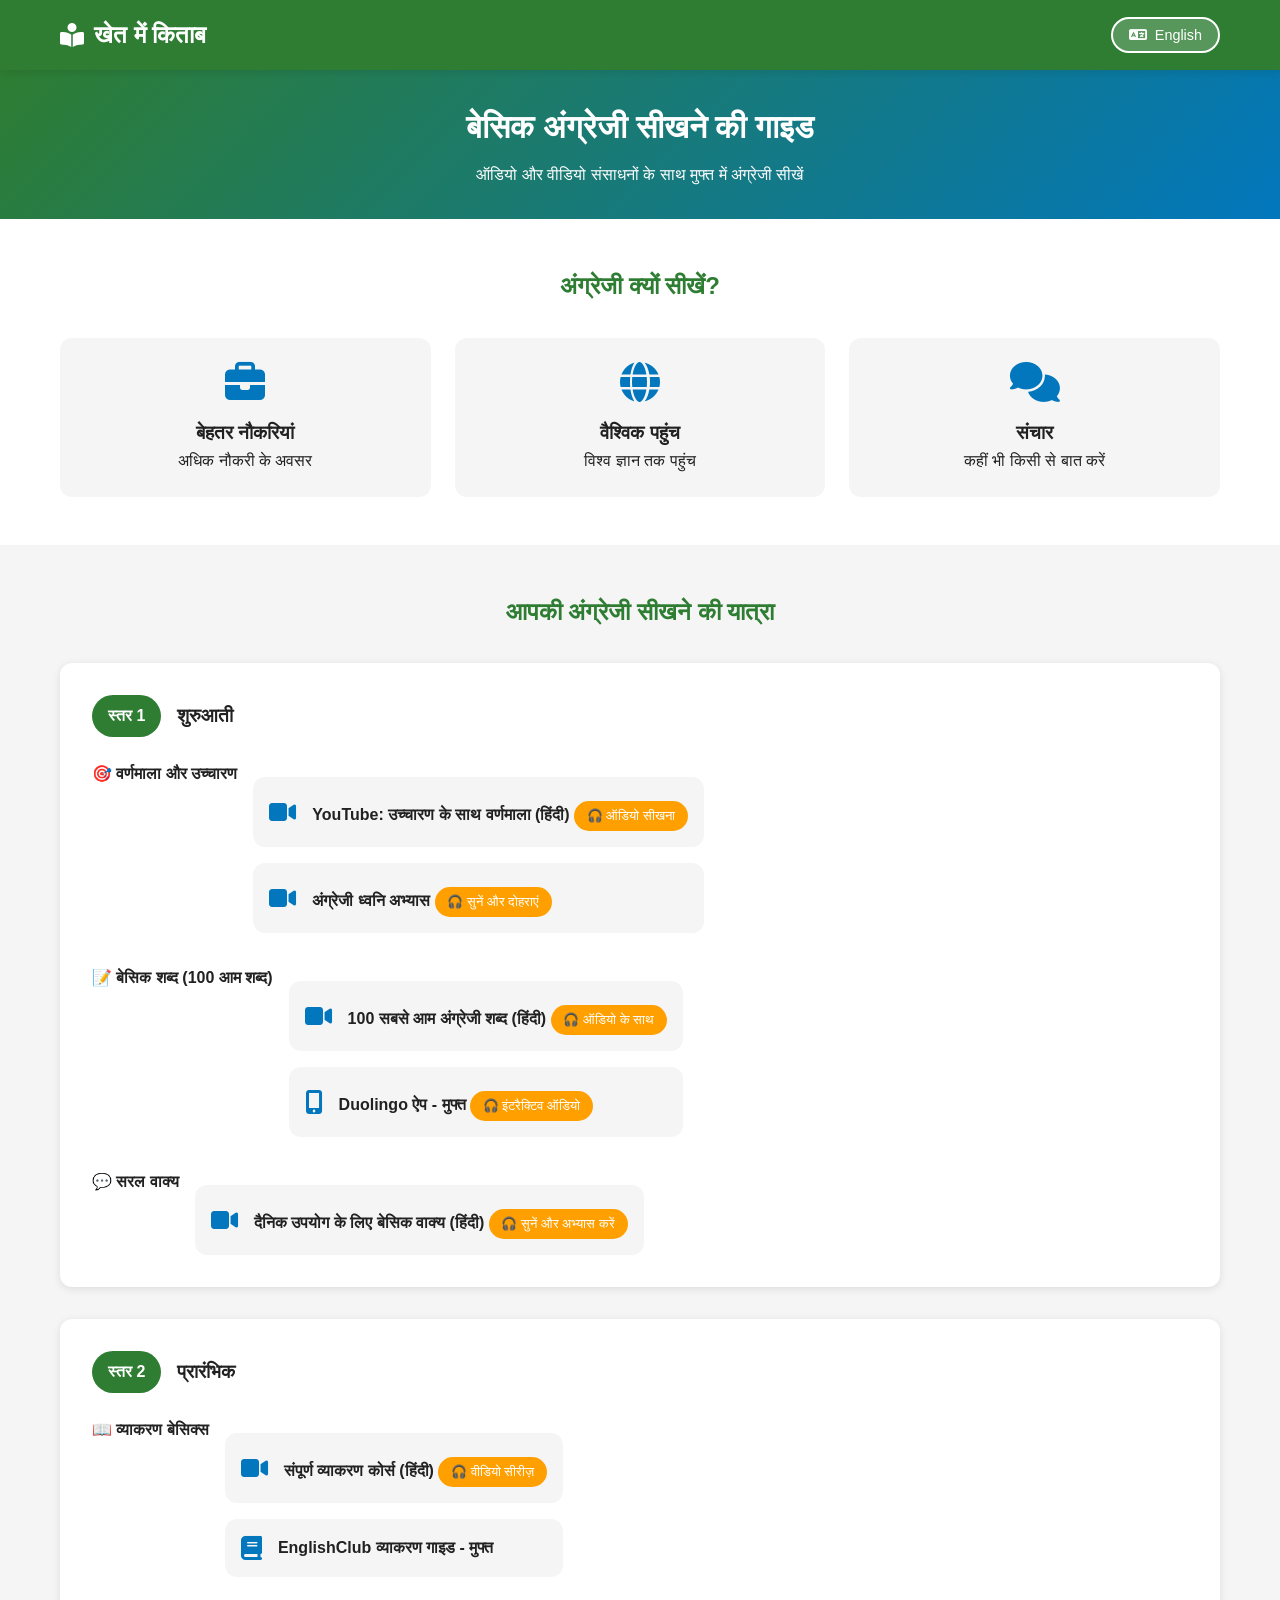
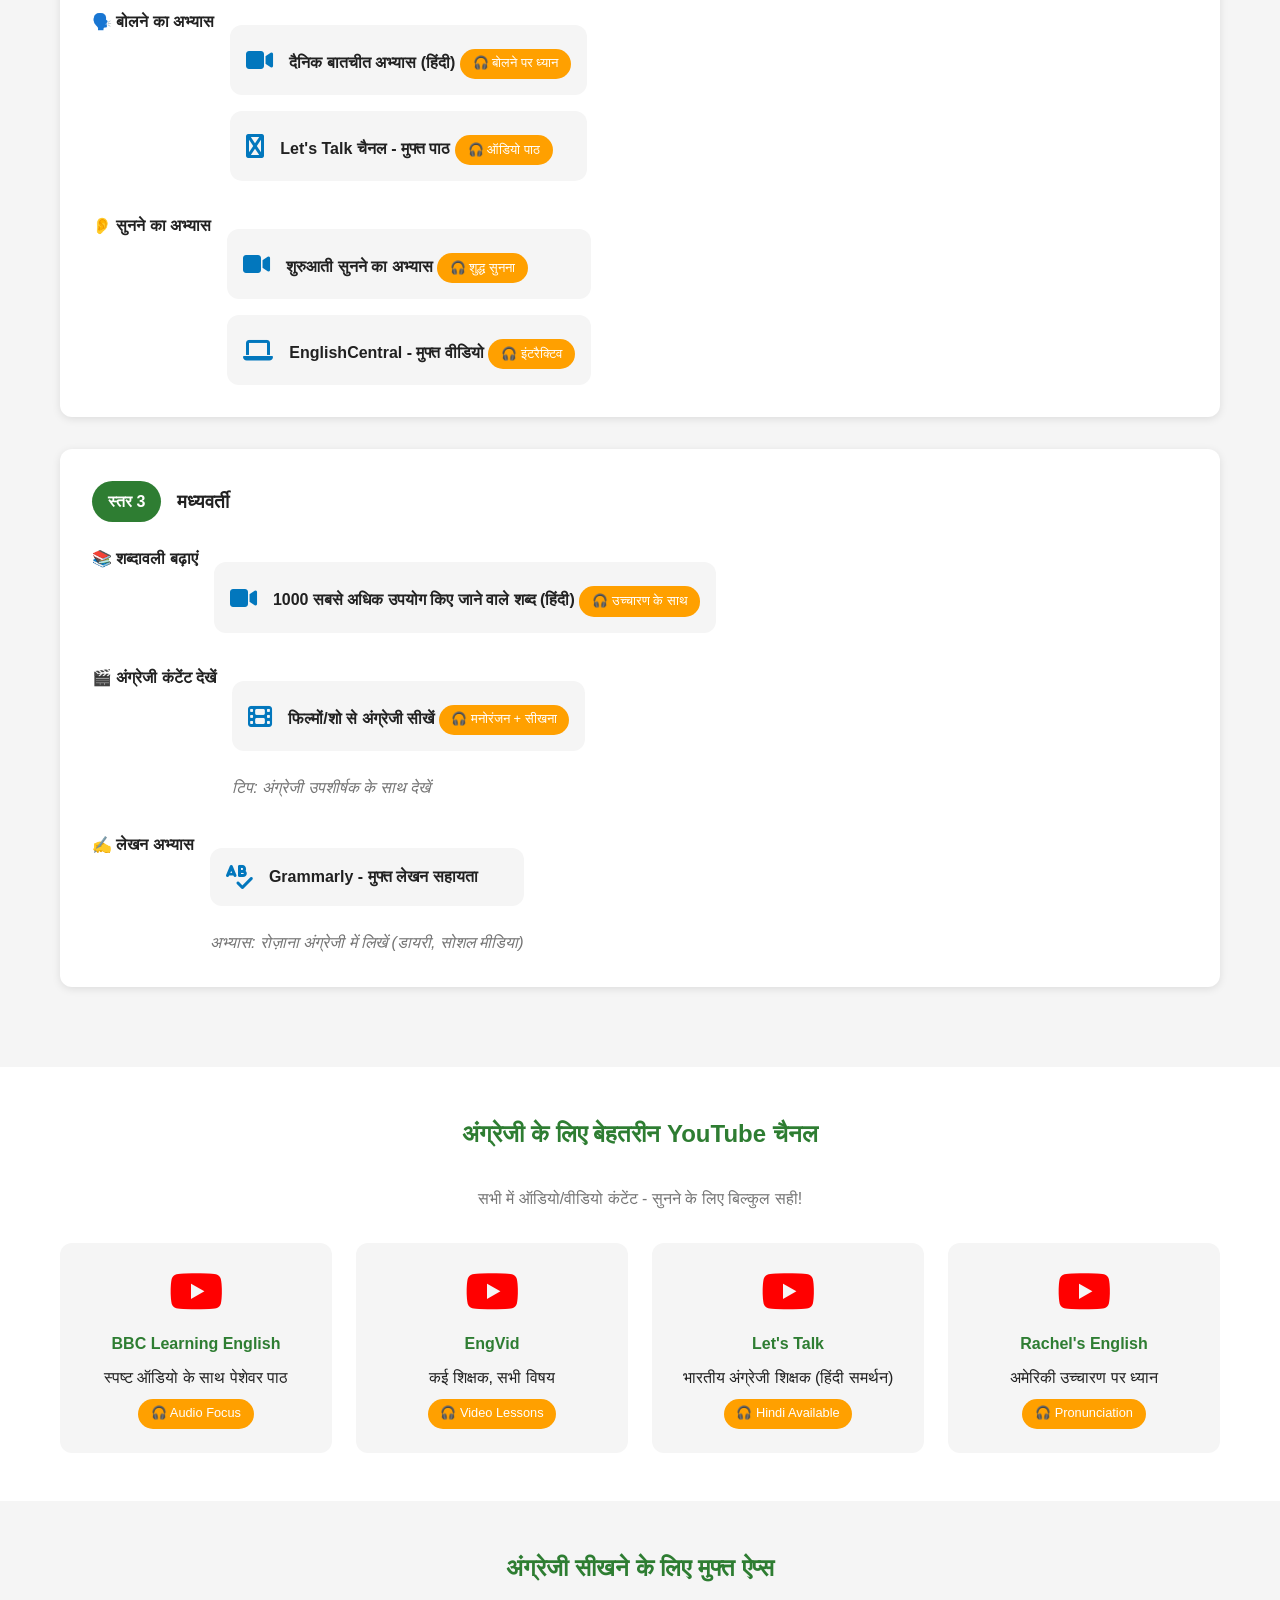
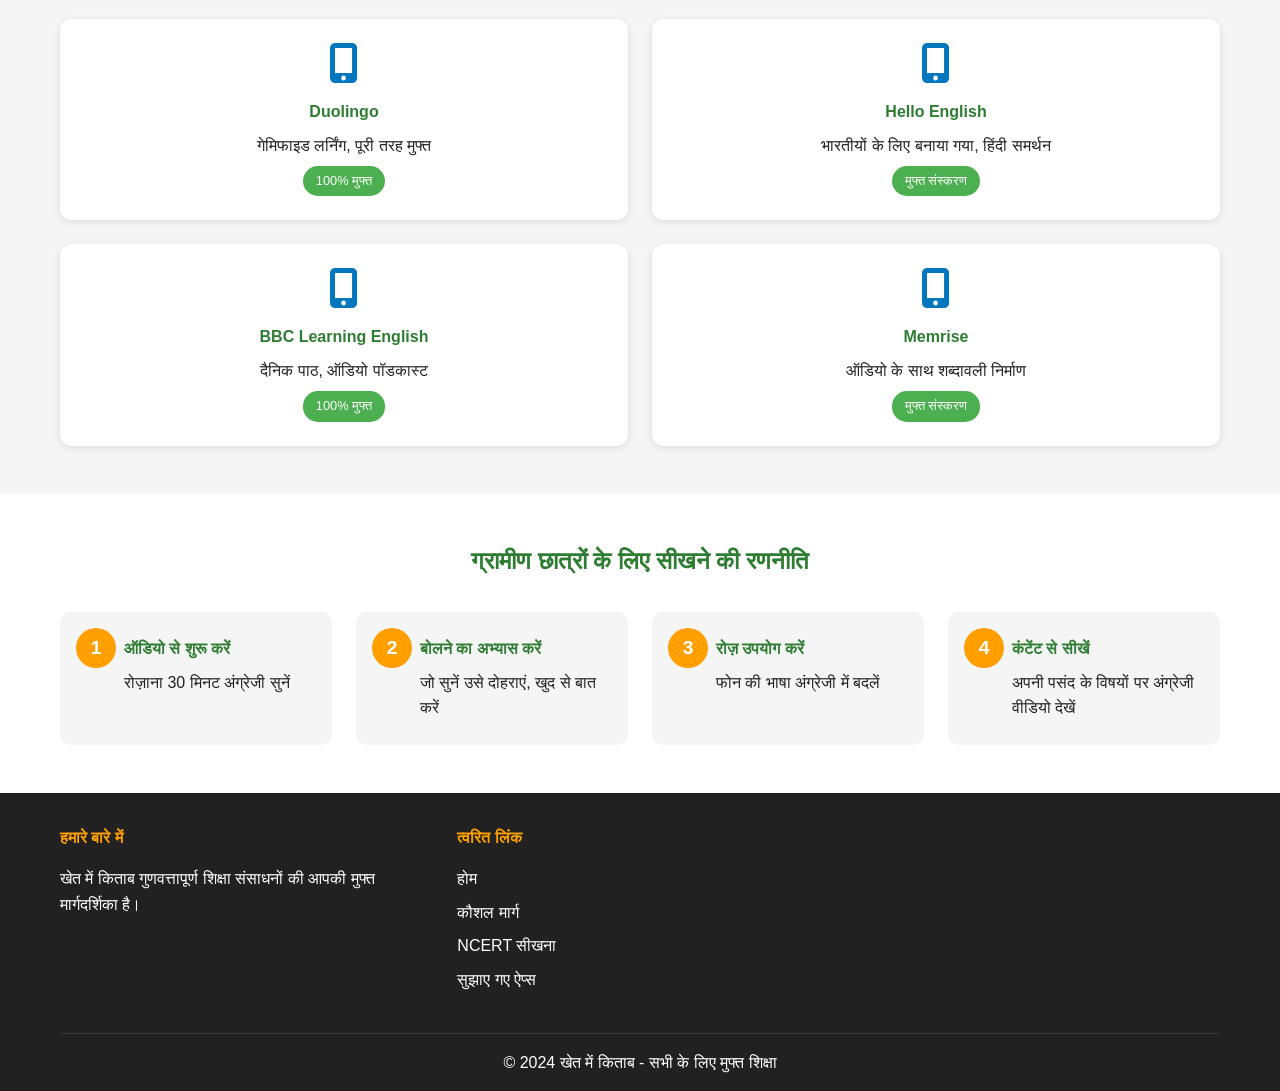
<file: english.html>
<!DOCTYPE html>
<html lang="hi">
<head>
    <meta charset="UTF-8">
    <meta name="viewport" content="width=device-width, initial-scale=1.0">
    <title data-en="Basic English Learning Guide - KhetMeKitab" data-hi="बेसिक अंग्रेजी सीखने की गाइड - खेत में किताब">बेसिक अंग्रेजी सीखने की गाइड - खेत में किताब</title>
    <link rel="stylesheet" href="css/style.css">
    <link rel="stylesheet" href="https://cdnjs.cloudflare.com/ajax/libs/font-awesome/6.4.0/css/all.min.css">
</head>
<body>
    <header>
        <nav class="navbar">
            <div class="container">
                <div class="nav-brand">
                    <a href="index.html"><i class="fas fa-book-reader"></i>
                    <span data-en="KhetMeKitab" data-hi="खेत में किताब">खेत में किताब</span></a>
                </div>
                <button class="lang-toggle" id="langToggle">
                    <i class="fas fa-language"></i>
                    <span id="langText">English</span>
                </button>
            </div>
        </nav>
    </header>

    <section class="page-header">
        <div class="container">
            <h1 data-en="Basic English Learning Guide" data-hi="बेसिक अंग्रेजी सीखने की गाइड">बेसिक अंग्रेजी सीखने की गाइड</h1>
            <p data-en="Learn English for free with audio and video resources" data-hi="ऑडियो और वीडियो संसाधनों के साथ मुफ्त में अंग्रेजी सीखें">ऑडियो और वीडियो संसाधनों के साथ मुफ्त में अंग्रेजी सीखें</p>
        </div>
    </section>

    <!-- Why Learn English -->
    <section class="why-english">
        <div class="container">
            <h2 data-en="Why Learn English?" data-hi="अंग्रेजी क्यों सीखें?">अंग्रेजी क्यों सीखें?</h2>
            <div class="benefits-grid">
                <div class="benefit-card">
                    <i class="fas fa-briefcase"></i>
                    <h3 data-en="Better Jobs" data-hi="बेहतर नौकरियां">बेहतर नौकरियां</h3>
                    <p data-en="More job opportunities" data-hi="अधिक नौकरी के अवसर">अधिक नौकरी के अवसर</p>
                </div>
                <div class="benefit-card">
                    <i class="fas fa-globe"></i>
                    <h3 data-en="Global Access" data-hi="वैश्विक पहुंच">वैश्विक पहुंच</h3>
                    <p data-en="Access to world knowledge" data-hi="विश्व ज्ञान तक पहुंच">विश्व ज्ञान तक पहुंच</p>
                </div>
                <div class="benefit-card">
                    <i class="fas fa-comments"></i>
                    <h3 data-en="Communication" data-hi="संचार">संचार</h3>
                    <p data-en="Talk to anyone, anywhere" data-hi="कहीं भी किसी से बात करें">कहीं भी किसी से बात करें</p>
                </div>
            </div>
        </div>
    </section>

    <!-- Learning Path -->
    <section class="english-path">
        <div class="container">
            <h2 data-en="Your English Learning Journey" data-hi="आपकी अंग्रेजी सीखने की यात्रा">आपकी अंग्रेजी सीखने की यात्रा</h2>

            <!-- Level 1: Beginner -->
            <div class="level-section">
                <div class="level-header">
                    <span class="level-badge" data-en="Level 1" data-hi="स्तर 1">स्तर 1</span>
                    <h3 data-en="Complete Beginner" data-hi="शुरुआती">शुरुआती</h3>
                </div>
                <div class="learning-steps">
                    <div class="step">
                        <h4>🎯 <span data-en="Alphabet & Pronunciation" data-hi="वर्णमाला और उच्चारण">वर्णमाला और उच्चारण</span></h4>
                        <div class="resource-list">
                            <a href="https://www.youtube.com/results?search_query=english+alphabet+pronunciation+hindi" target="_blank" class="resource-link">
                                <i class="fas fa-video"></i>
                                <div>
                                    <strong data-en="YouTube: Alphabet with Pronunciation (Hindi)" data-hi="YouTube: उच्चारण के साथ वर्णमाला (हिंदी)">YouTube: उच्चारण के साथ वर्णमाला (हिंदी)</strong>
                                    <span class="audio-badge" data-en="🎧 Audio Learning" data-hi="🎧 ऑडियो सीखना">🎧 ऑडियो सीखना</span>
                                </div>
                            </a>
                            <a href="https://www.youtube.com/watch?v=BzAYv_hjI68" target="_blank" class="resource-link">
                                <i class="fas fa-video"></i>
                                <div>
                                    <strong data-en="English Sounds Practice" data-hi="अंग्रेजी ध्वनि अभ्यास">अंग्रेजी ध्वनि अभ्यास</strong>
                                    <span class="audio-badge" data-en="🎧 Listen & Repeat" data-hi="🎧 सुनें और दोहराएं">🎧 सुनें और दोहराएं</span>
                                </div>
                            </a>
                        </div>
                    </div>

                    <div class="step">
                        <h4>📝 <span data-en="Basic Words (100 Common Words)" data-hi="बेसिक शब्द (100 आम शब्द)">बेसिक शब्द (100 आम शब्द)</span></h4>
                        <div class="resource-list">
                            <a href="https://www.youtube.com/results?search_query=100+basic+english+words+hindi" target="_blank" class="resource-link">
                                <i class="fas fa-video"></i>
                                <div>
                                    <strong data-en="100 Most Common English Words (Hindi)" data-hi="100 सबसे आम अंग्रेजी शब्द (हिंदी)">100 सबसे आम अंग्रेजी शब्द (हिंदी)</strong>
                                    <span class="audio-badge" data-en="🎧 With Audio" data-hi="🎧 ऑडियो के साथ">🎧 ऑडियो के साथ</span>
                                </div>
                            </a>
                            <a href="https://www.duolingo.com/" target="_blank" class="resource-link">
                                <i class="fas fa-mobile-alt"></i>
                                <div>
                                    <strong data-en="Duolingo App - Free" data-hi="Duolingo ऐप - मुफ्त">Duolingo ऐप - मुफ्त</strong>
                                    <span class="audio-badge" data-en="🎧 Interactive Audio" data-hi="🎧 इंटरैक्टिव ऑडियो">🎧 इंटरैक्टिव ऑडियो</span>
                                </div>
                            </a>
                        </div>
                    </div>

                    <div class="step">
                        <h4>💬 <span data-en="Simple Sentences" data-hi="सरल वाक्य">सरल वाक्य</span></h4>
                        <div class="resource-list">
                            <a href="https://www.youtube.com/results?search_query=basic+english+sentences+for+beginners+hindi" target="_blank" class="resource-link">
                                <i class="fas fa-video"></i>
                                <div>
                                    <strong data-en="Basic Sentences for Daily Use (Hindi)" data-hi="दैनिक उपयोग के लिए बेसिक वाक्य (हिंदी)">दैनिक उपयोग के लिए बेसिक वाक्य (हिंदी)</strong>
                                    <span class="audio-badge" data-en="🎧 Listen & Practice" data-hi="🎧 सुनें और अभ्यास करें">🎧 सुनें और अभ्यास करें</span>
                                </div>
                            </a>
                        </div>
                    </div>
                </div>
            </div>

            <!-- Level 2: Elementary -->
            <div class="level-section">
                <div class="level-header">
                    <span class="level-badge" data-en="Level 2" data-hi="स्तर 2">स्तर 2</span>
                    <h3 data-en="Elementary" data-hi="प्रारंभिक">प्रारंभिक</h3>
                </div>
                <div class="learning-steps">
                    <div class="step">
                        <h4>📖 <span data-en="Grammar Basics" data-hi="व्याकरण बेसिक्स">व्याकरण बेसिक्स</span></h4>
                        <div class="resource-list">
                            <a href="https://www.youtube.com/results?search_query=basic+english+grammar+in+hindi" target="_blank" class="resource-link">
                                <i class="fas fa-video"></i>
                                <div>
                                    <strong data-en="Complete Grammar Course (Hindi)" data-hi="संपूर्ण व्याकरण कोर्स (हिंदी)">संपूर्ण व्याकरण कोर्स (हिंदी)</strong>
                                    <span class="audio-badge" data-en="🎧 Video Series" data-hi="🎧 वीडियो सीरीज़">🎧 वीडियो सीरीज़</span>
                                </div>
                            </a>
                            <a href="https://www.englishclub.com/grammar/" target="_blank" class="resource-link">
                                <i class="fas fa-book"></i>
                                <div>
                                    <strong data-en="EnglishClub Grammar Guide - Free" data-hi="EnglishClub व्याकरण गाइड - मुफ्त">EnglishClub व्याकरण गाइड - मुफ्त</strong>
                                </div>
                            </a>
                        </div>
                    </div>

                    <div class="step">
                        <h4>🗣️ <span data-en="Speaking Practice" data-hi="बोलने का अभ्यास">बोलने का अभ्यास</span></h4>
                        <div class="resource-list">
                            <a href="https://www.youtube.com/results?search_query=english+speaking+practice+hindi" target="_blank" class="resource-link">
                                <i class="fas fa-video"></i>
                                <div>
                                    <strong data-en="Daily Conversation Practice (Hindi)" data-hi="दैनिक बातचीत अभ्यास (हिंदी)">दैनिक बातचीत अभ्यास (हिंदी)</strong>
                                    <span class="audio-badge" data-en="🎧 Speaking Focus" data-hi="🎧 बोलने पर ध्यान">🎧 बोलने पर ध्यान</span>
                                </div>
                            </a>
                            <a href="https://www.youtube.com/@LearnEnglishwithLetstalkchannel" target="_blank" class="resource-link">
                                <i class="fas fa-youtube"></i>
                                <div>
                                    <strong data-en="Let's Talk Channel - Free Lessons" data-hi="Let's Talk चैनल - मुफ्त पाठ">Let's Talk चैनल - मुफ्त पाठ</strong>
                                    <span class="audio-badge" data-en="🎧 Audio Lessons" data-hi="🎧 ऑडियो पाठ">🎧 ऑडियो पाठ</span>
                                </div>
                            </a>
                        </div>
                    </div>

                    <div class="step">
                        <h4>👂 <span data-en="Listening Practice" data-hi="सुनने का अभ्यास">सुनने का अभ्यास</span></h4>
                        <div class="resource-list">
                            <a href="https://www.youtube.com/results?search_query=english+listening+practice+beginner" target="_blank" class="resource-link">
                                <i class="fas fa-video"></i>
                                <div>
                                    <strong data-en="Beginner Listening Practice" data-hi="शुरुआती सुनने का अभ्यास">शुरुआती सुनने का अभ्यास</strong>
                                    <span class="audio-badge" data-en="🎧 Pure Listening" data-hi="🎧 शुद्ध सुनना">🎧 शुद्ध सुनना</span>
                                </div>
                            </a>
                            <a href="https://www.englishcentral.com/" target="_blank" class="resource-link">
                                <i class="fas fa-laptop"></i>
                                <div>
                                    <strong data-en="EnglishCentral - Free Videos" data-hi="EnglishCentral - मुफ्त वीडियो">EnglishCentral - मुफ्त वीडियो</strong>
                                    <span class="audio-badge" data-en="🎧 Interactive" data-hi="🎧 इंटरैक्टिव">🎧 इंटरैक्टिव</span>
                                </div>
                            </a>
                        </div>
                    </div>
                </div>
            </div>

            <!-- Level 3: Intermediate -->
            <div class="level-section">
                <div class="level-header">
                    <span class="level-badge" data-en="Level 3" data-hi="स्तर 3">स्तर 3</span>
                    <h3 data-en="Intermediate" data-hi="मध्यवर्ती">मध्यवर्ती</h3>
                </div>
                <div class="learning-steps">
                    <div class="step">
                        <h4>📚 <span data-en="Expand Vocabulary" data-hi="शब्दावली बढ़ाएं">शब्दावली बढ़ाएं</span></h4>
                        <div class="resource-list">
                            <a href="https://www.youtube.com/results?search_query=1000+english+words+hindi" target="_blank" class="resource-link">
                                <i class="fas fa-video"></i>
                                <div>
                                    <strong data-en="1000 Most Used Words (Hindi)" data-hi="1000 सबसे अधिक उपयोग किए जाने वाले शब्द (हिंदी)">1000 सबसे अधिक उपयोग किए जाने वाले शब्द (हिंदी)</strong>
                                    <span class="audio-badge" data-en="🎧 With Pronunciation" data-hi="🎧 उच्चारण के साथ">🎧 उच्चारण के साथ</span>
                                </div>
                            </a>
                        </div>
                    </div>

                    <div class="step">
                        <h4>🎬 <span data-en="Watch English Content" data-hi="अंग्रेजी कंटेंट देखें">अंग्रेजी कंटेंट देखें</span></h4>
                        <div class="resource-list">
                            <a href="https://www.youtube.com/results?search_query=learn+english+with+movies" target="_blank" class="resource-link">
                                <i class="fas fa-film"></i>
                                <div>
                                    <strong data-en="Learn English with Movies/Shows" data-hi="फिल्मों/शो से अंग्रेजी सीखें">फिल्मों/शो से अंग्रेजी सीखें</strong>
                                    <span class="audio-badge" data-en="🎧 Entertainment + Learning" data-hi="🎧 मनोरंजन + सीखना">🎧 मनोरंजन + सीखना</span>
                                </div>
                            </a>
                            <p class="tip" data-en="Tip: Watch with English subtitles" data-hi="टिप: अंग्रेजी उपशीर्षक के साथ देखें">टिप: अंग्रेजी उपशीर्षक के साथ देखें</p>
                        </div>
                    </div>

                    <div class="step">
                        <h4>✍️ <span data-en="Writing Practice" data-hi="लेखन अभ्यास">लेखन अभ्यास</span></h4>
                        <div class="resource-list">
                            <a href="https://www.grammarly.com/" target="_blank" class="resource-link">
                                <i class="fas fa-spell-check"></i>
                                <div>
                                    <strong data-en="Grammarly - Free Writing Help" data-hi="Grammarly - मुफ्त लेखन सहायता">Grammarly - मुफ्त लेखन सहायता</strong>
                                </div>
                            </a>
                            <p class="tip" data-en="Practice: Write daily in English (diary, social media)" data-hi="अभ्यास: रोज़ाना अंग्रेजी में लिखें (डायरी, सोशल मीडिया)">अभ्यास: रोज़ाना अंग्रेजी में लिखें (डायरी, सोशल मीडिया)</p>
                        </div>
                    </div>
                </div>
            </div>
        </div>
    </section>

    <!-- Top YouTube Channels -->
    <section class="youtube-channels">
        <div class="container">
            <h2 data-en="Best YouTube Channels for English" data-hi="अंग्रेजी के लिए बेहतरीन YouTube चैनल">अंग्रेजी के लिए बेहतरीन YouTube चैनल</h2>
            <p class="section-subtitle" data-en="All with audio/video content - Perfect for listening!" data-hi="सभी में ऑडियो/वीडियो कंटेंट - सुनने के लिए बिल्कुल सही!">सभी में ऑडियो/वीडियो कंटेंट - सुनने के लिए बिल्कुल सही!</p>
            <div class="channels-grid">
                <a href="https://www.youtube.com/@BBCLearningEnglish" target="_blank" class="channel-card">
                    <i class="fab fa-youtube"></i>
                    <h4>BBC Learning English</h4>
                    <p data-en="Professional lessons with clear audio" data-hi="स्पष्ट ऑडियो के साथ पेशेवर पाठ">स्पष्ट ऑडियो के साथ पेशेवर पाठ</p>
                    <span class="audio-badge">🎧 Audio Focus</span>
                </a>
                <a href="https://www.youtube.com/@engvidhub" target="_blank" class="channel-card">
                    <i class="fab fa-youtube"></i>
                    <h4>EngVid</h4>
                    <p data-en="Multiple teachers, all topics" data-hi="कई शिक्षक, सभी विषय">कई शिक्षक, सभी विषय</p>
                    <span class="audio-badge">🎧 Video Lessons</span>
                </a>
                <a href="https://www.youtube.com/@LearnEnglishwithLetstalkchannel" target="_blank" class="channel-card">
                    <i class="fab fa-youtube"></i>
                    <h4>Let's Talk</h4>
                    <p data-en="Indian English teachers (Hindi support)" data-hi="भारतीय अंग्रेजी शिक्षक (हिंदी समर्थन)">भारतीय अंग्रेजी शिक्षक (हिंदी समर्थन)</p>
                    <span class="audio-badge">🎧 Hindi Available</span>
                </a>
                <a href="https://www.youtube.com/@RachelRachelsEnglish" target="_blank" class="channel-card">
                    <i class="fab fa-youtube"></i>
                    <h4>Rachel's English</h4>
                    <p data-en="American pronunciation focus" data-hi="अमेरिकी उच्चारण पर ध्यान">अमेरिकी उच्चारण पर ध्यान</p>
                    <span class="audio-badge">🎧 Pronunciation</span>
                </a>
            </div>
        </div>
    </section>

    <!-- Free Apps -->
    <section class="english-apps">
        <div class="container">
            <h2 data-en="Free Apps for English Learning" data-hi="अंग्रेजी सीखने के लिए मुफ्त ऐप्स">अंग्रेजी सीखने के लिए मुफ्त ऐप्स</h2>
            <div class="apps-grid">
                <div class="app-card">
                    <i class="fas fa-mobile-alt"></i>
                    <h4>Duolingo</h4>
                    <p data-en="Gamified learning, completely free" data-hi="गेमिफाइड लर्निंग, पूरी तरह मुफ्त">गेमिफाइड लर्निंग, पूरी तरह मुफ्त</p>
                    <span class="badge-free" data-en="100% Free" data-hi="100% मुफ्त">100% मुफ्त</span>
                </div>
                <div class="app-card">
                    <i class="fas fa-mobile-alt"></i>
                    <h4>Hello English</h4>
                    <p data-en="Made for Indians, Hindi support" data-hi="भारतीयों के लिए बनाया गया, हिंदी समर्थन">भारतीयों के लिए बनाया गया, हिंदी समर्थन</p>
                    <span class="badge-free" data-en="Free Version" data-hi="मुफ्त संस्करण">मुफ्त संस्करण</span>
                </div>
                <div class="app-card">
                    <i class="fas fa-mobile-alt"></i>
                    <h4>BBC Learning English</h4>
                    <p data-en="Daily lessons, audio podcasts" data-hi="दैनिक पाठ, ऑडियो पॉडकास्ट">दैनिक पाठ, ऑडियो पॉडकास्ट</p>
                    <span class="badge-free" data-en="100% Free" data-hi="100% मुफ्त">100% मुफ्त</span>
                </div>
                <div class="app-card">
                    <i class="fas fa-mobile-alt"></i>
                    <h4>Memrise</h4>
                    <p data-en="Vocabulary building with audio" data-hi="ऑडियो के साथ शब्दावली निर्माण">ऑडियो के साथ शब्दावली निर्माण</p>
                    <span class="badge-free" data-en="Free Version" data-hi="मुफ्त संस्करण">मुफ्त संस्करण</span>
                </div>
            </div>
        </div>
    </section>

    <!-- Study Tips -->
    <section class="study-strategy">
        <div class="container">
            <h2 data-en="Learning Strategy for Rural Students" data-hi="ग्रामीण छात्रों के लिए सीखने की रणनीति">ग्रामीण छात्रों के लिए सीखने की रणनीति</h2>
            <div class="strategy-grid">
                <div class="strategy-card">
                    <span class="step-num">1</span>
                    <h4 data-en="Start with Audio" data-hi="ऑडियो से शुरू करें">ऑडियो से शुरू करें</h4>
                    <p data-en="Listen to English 30 minutes daily" data-hi="रोज़ाना 30 मिनट अंग्रेजी सुनें">रोज़ाना 30 मिनट अंग्रेजी सुनें</p>
                </div>
                <div class="strategy-card">
                    <span class="step-num">2</span>
                    <h4 data-en="Practice Speaking" data-hi="बोलने का अभ्यास करें">बोलने का अभ्यास करें</h4>
                    <p data-en="Repeat what you hear, talk to yourself" data-hi="जो सुनें उसे दोहराएं, खुद से बात करें">जो सुनें उसे दोहराएं, खुद से बात करें</p>
                </div>
                <div class="strategy-card">
                    <span class="step-num">3</span>
                    <h4 data-en="Use Daily" data-hi="रोज़ उपयोग करें">रोज़ उपयोग करें</h4>
                    <p data-en="Change phone language to English" data-hi="फोन की भाषा अंग्रेजी में बदलें">फोन की भाषा अंग्रेजी में बदलें</p>
                </div>
                <div class="strategy-card">
                    <span class="step-num">4</span>
                    <h4 data-en="Learn from Content" data-hi="कंटेंट से सीखें">कंटेंट से सीखें</h4>
                    <p data-en="Watch English videos on topics you like" data-hi="अपनी पसंद के विषयों पर अंग्रेजी वीडियो देखें">अपनी पसंद के विषयों पर अंग्रेजी वीडियो देखें</p>
                </div>
            </div>
        </div>
    </section>

    <footer>
        <div class="container">
            <div class="footer-content">
                <div class="footer-section">
                    <h4 data-en="About" data-hi="हमारे बारे में">हमारे बारे में</h4>
                    <p data-en="KhetMeKitab is your free guide to quality education resources." data-hi="खेत में किताब गुणवत्तापूर्ण शिक्षा संसाधनों की आपकी मुफ्त मार्गदर्शिका है।">खेत में किताब गुणवत्तापूर्ण शिक्षा संसाधनों की आपकी मुफ्त मार्गदर्शिका है।</p>
                </div>
                <div class="footer-section">
                    <h4 data-en="Quick Links" data-hi="त्वरित लिंक">त्वरित लिंक</h4>
                    <ul>
                        <li><a href="index.html" data-en="Home" data-hi="होम">होम</a></li>
                        <li><a href="skills.html" data-en="Skill Paths" data-hi="कौशल मार्ग">कौशल मार्ग</a></li>
                        <li><a href="ncert.html" data-en="NCERT Learning" data-hi="NCERT सीखना">NCERT सीखना</a></li>
                        <li><a href="apps.html" data-en="Recommended Apps" data-hi="सुझाए गए ऐप्स">सुझाए गए ऐप्स</a></li>
                    </ul>
                </div>
            </div>
            <div class="footer-bottom">
                <p>&copy; 2024 <span data-en="KhetMeKitab - Free Education for All" data-hi="खेत में किताब - सभी के लिए मुफ्त शिक्षा">खेत में किताब - सभी के लिए मुफ्त शिक्षा</span></p>
            </div>
        </div>
    </footer>

    <script src="js/main.js"></script>
</body>
</html>
</file>
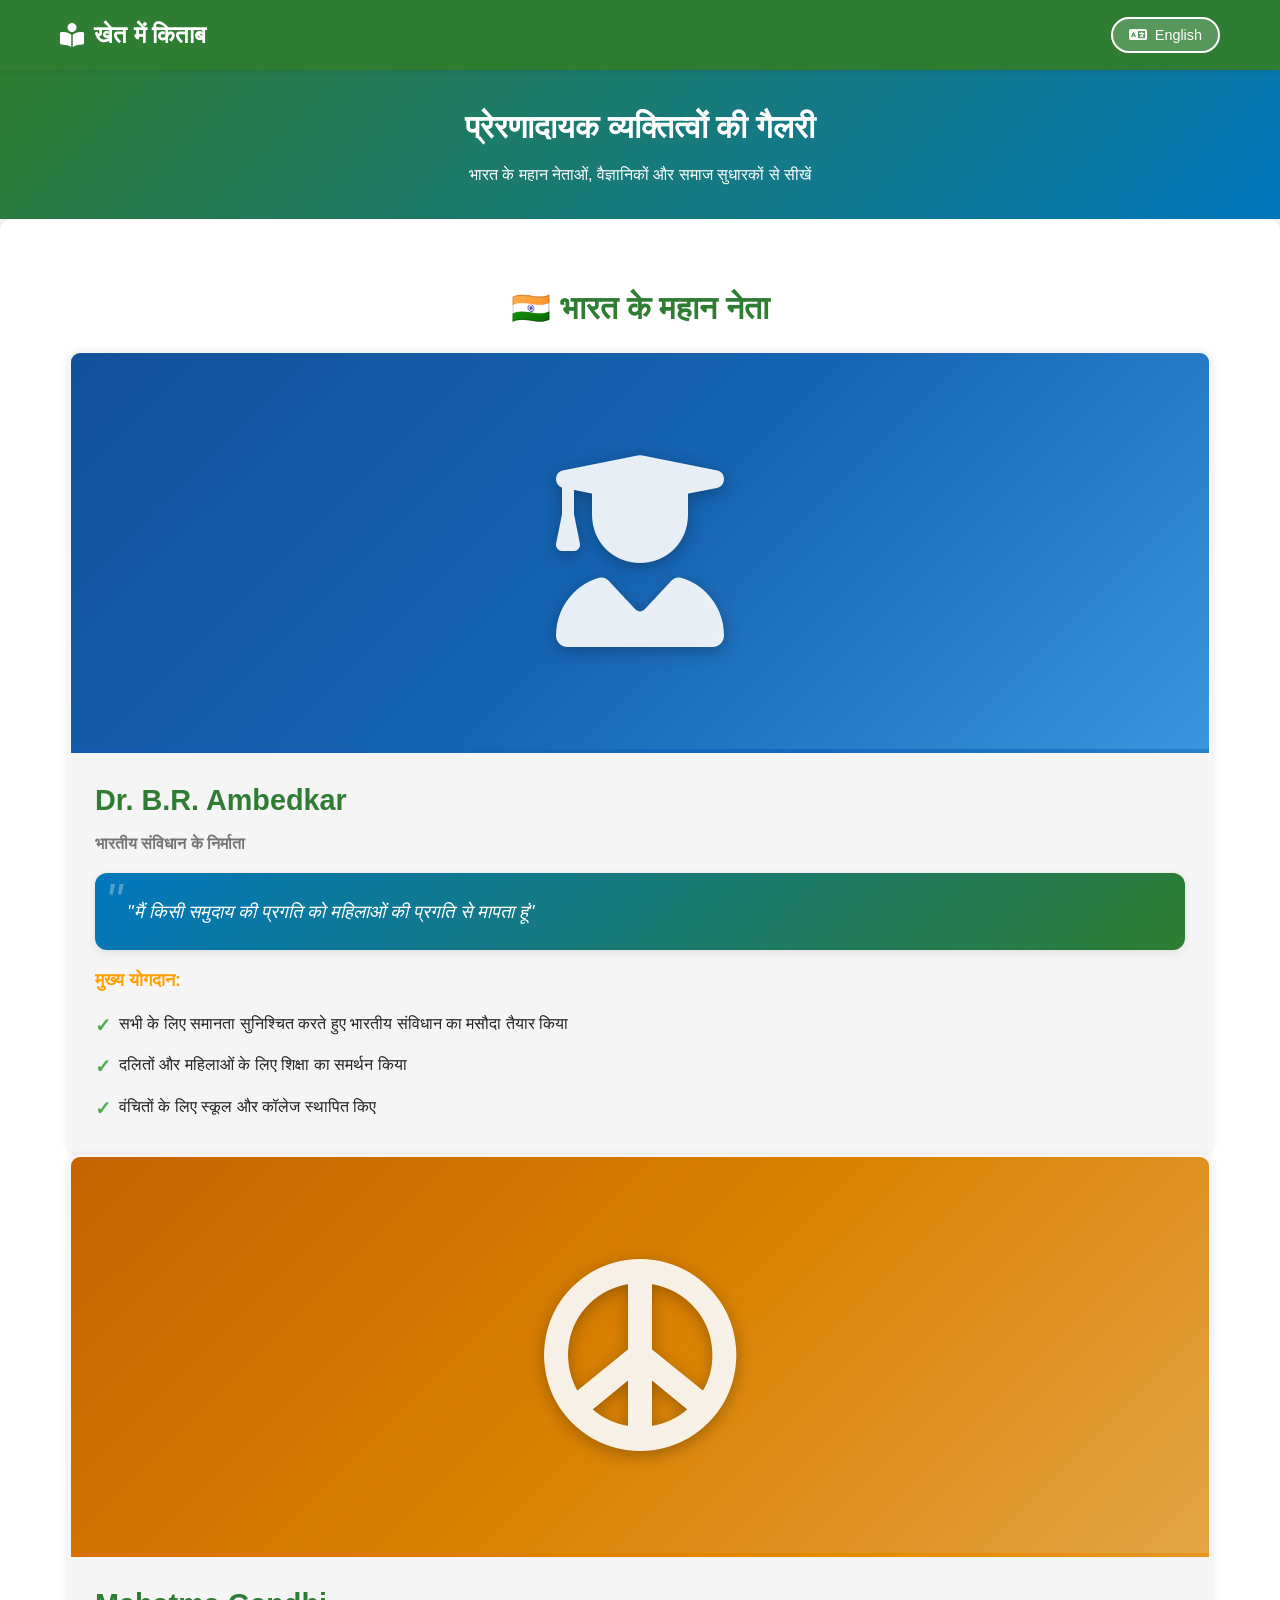
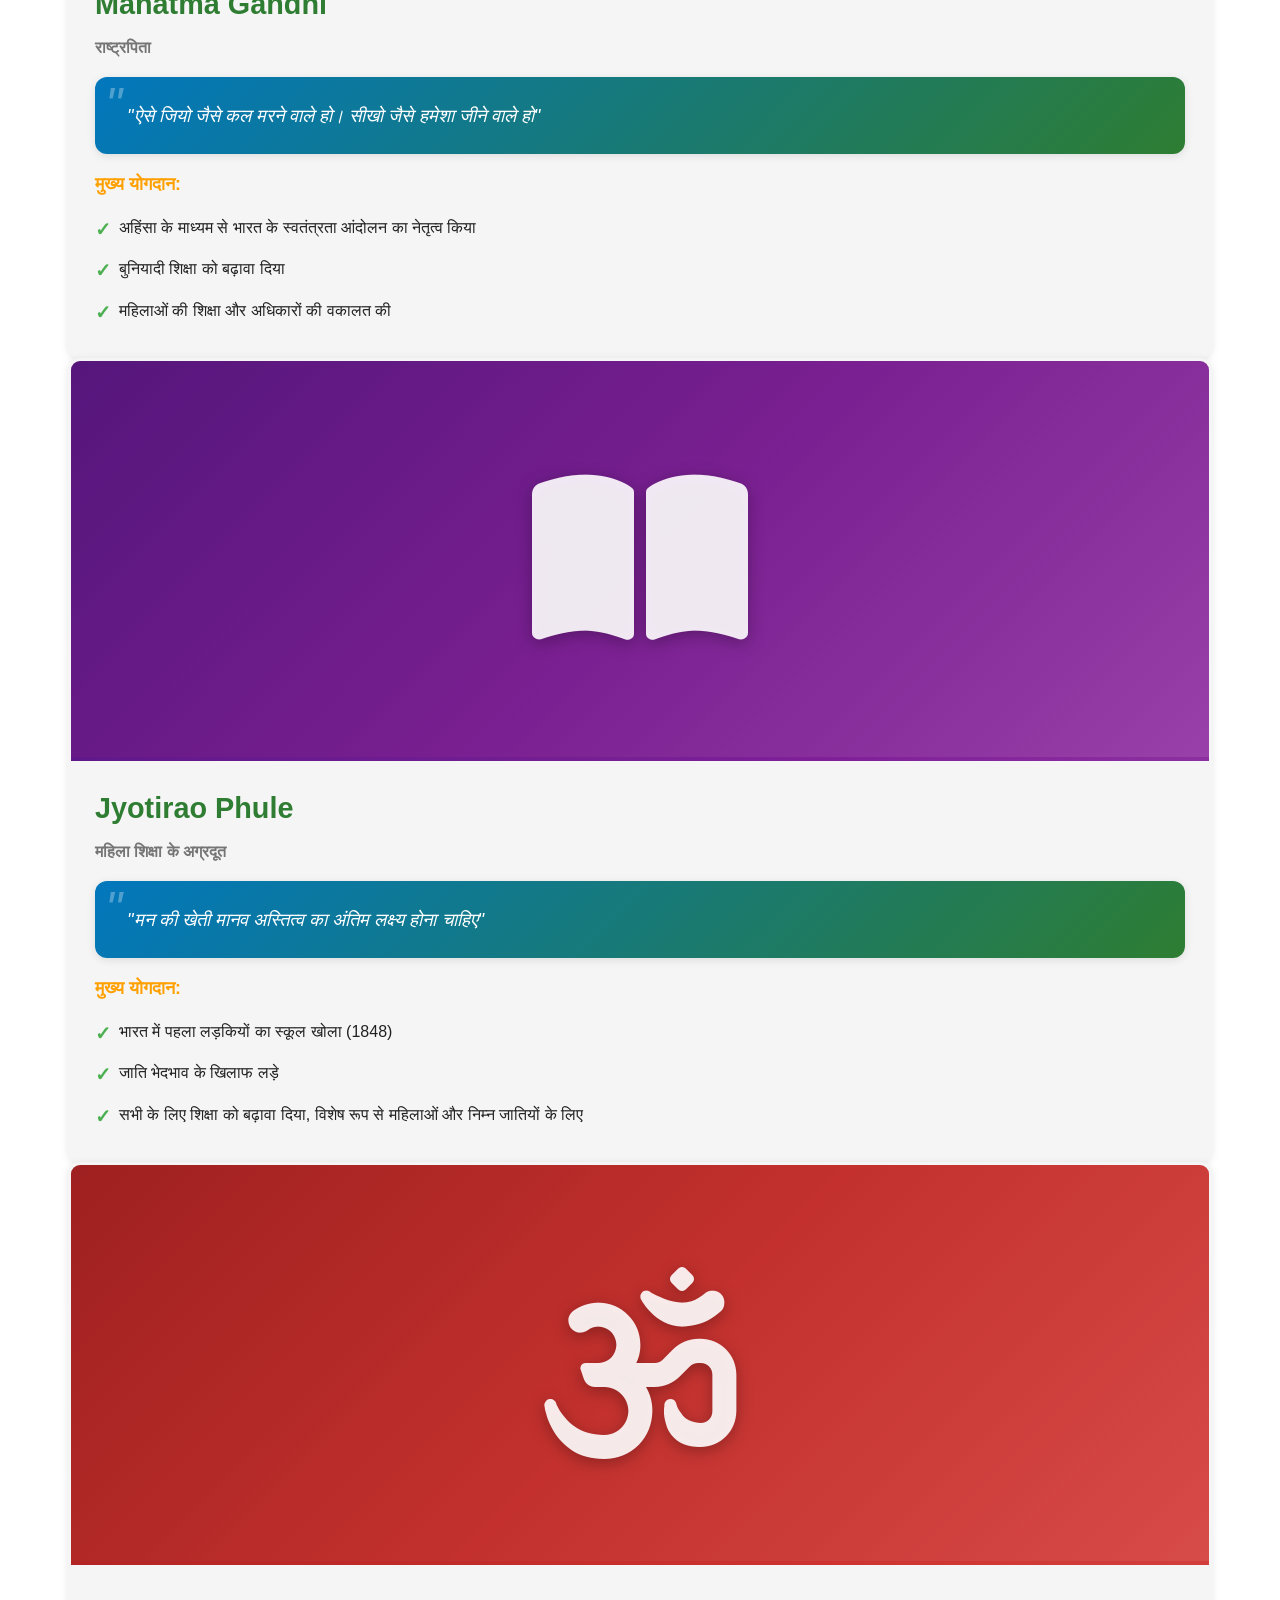
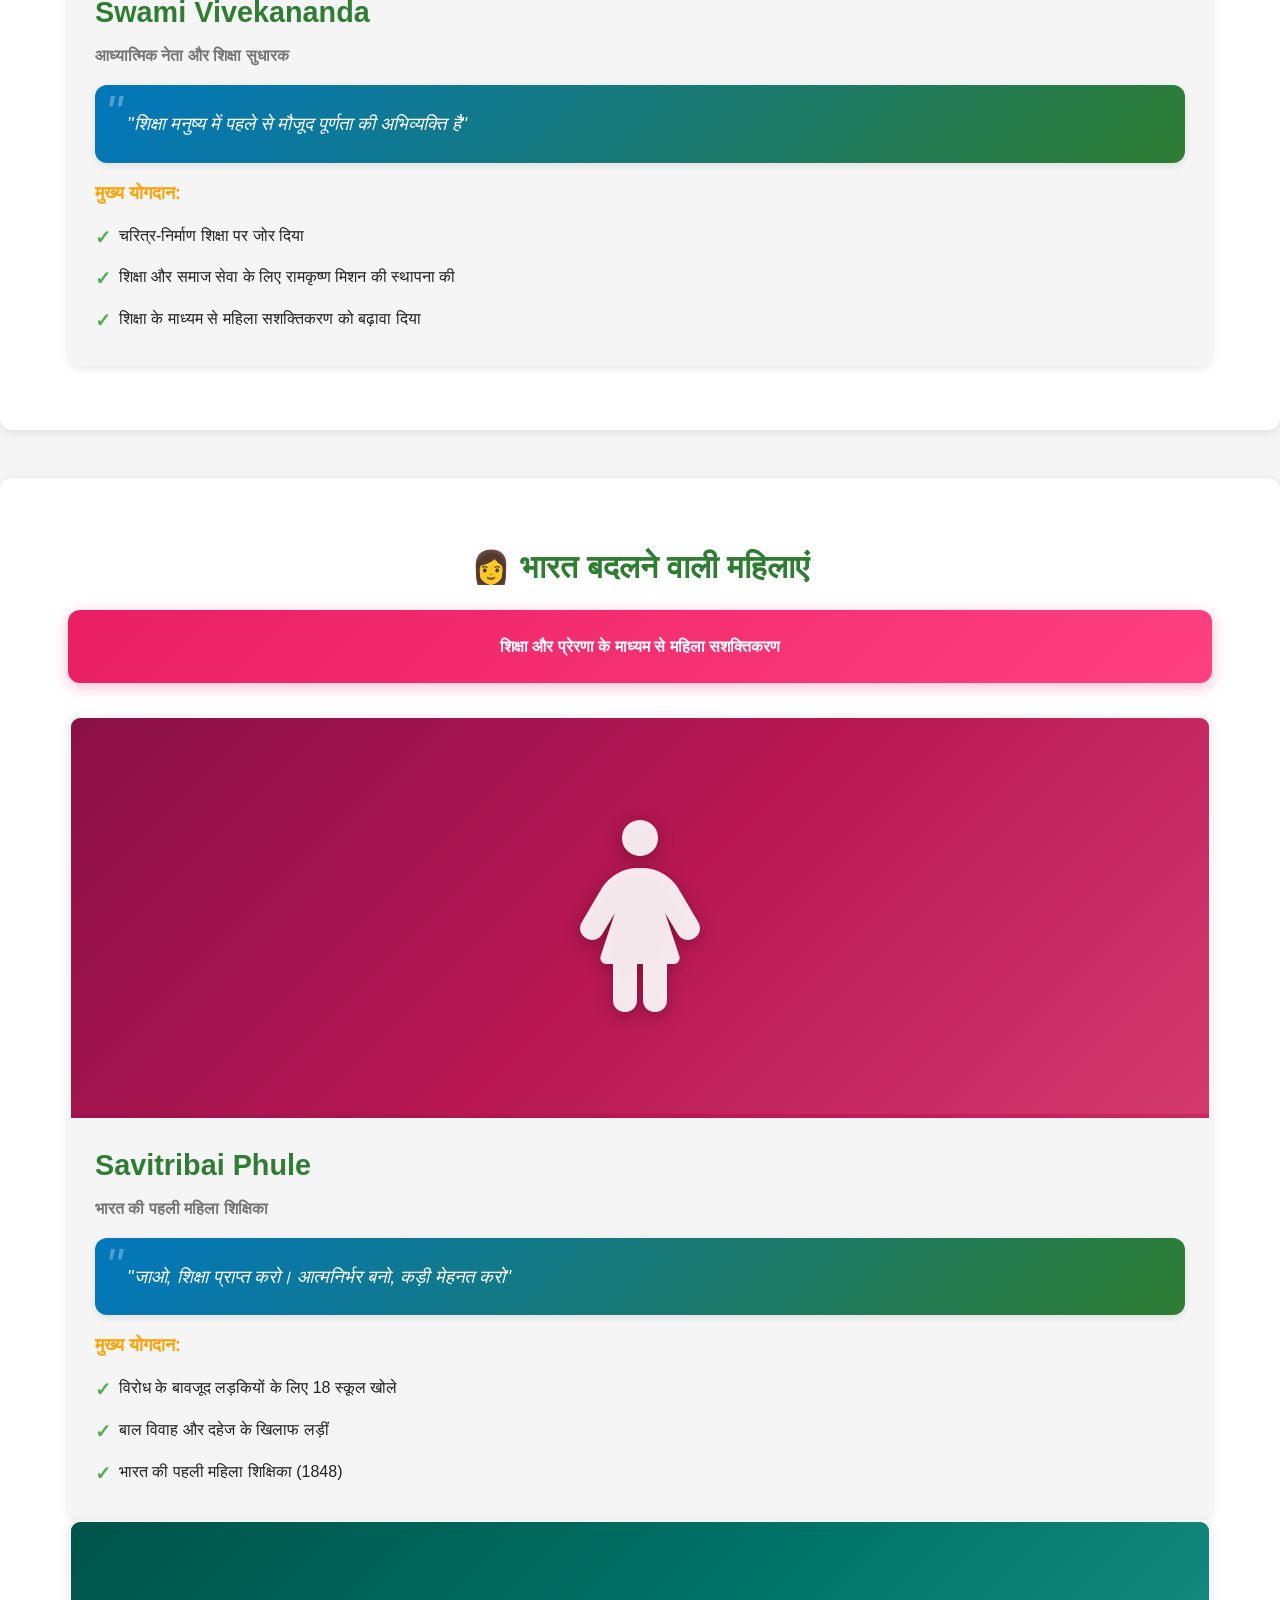
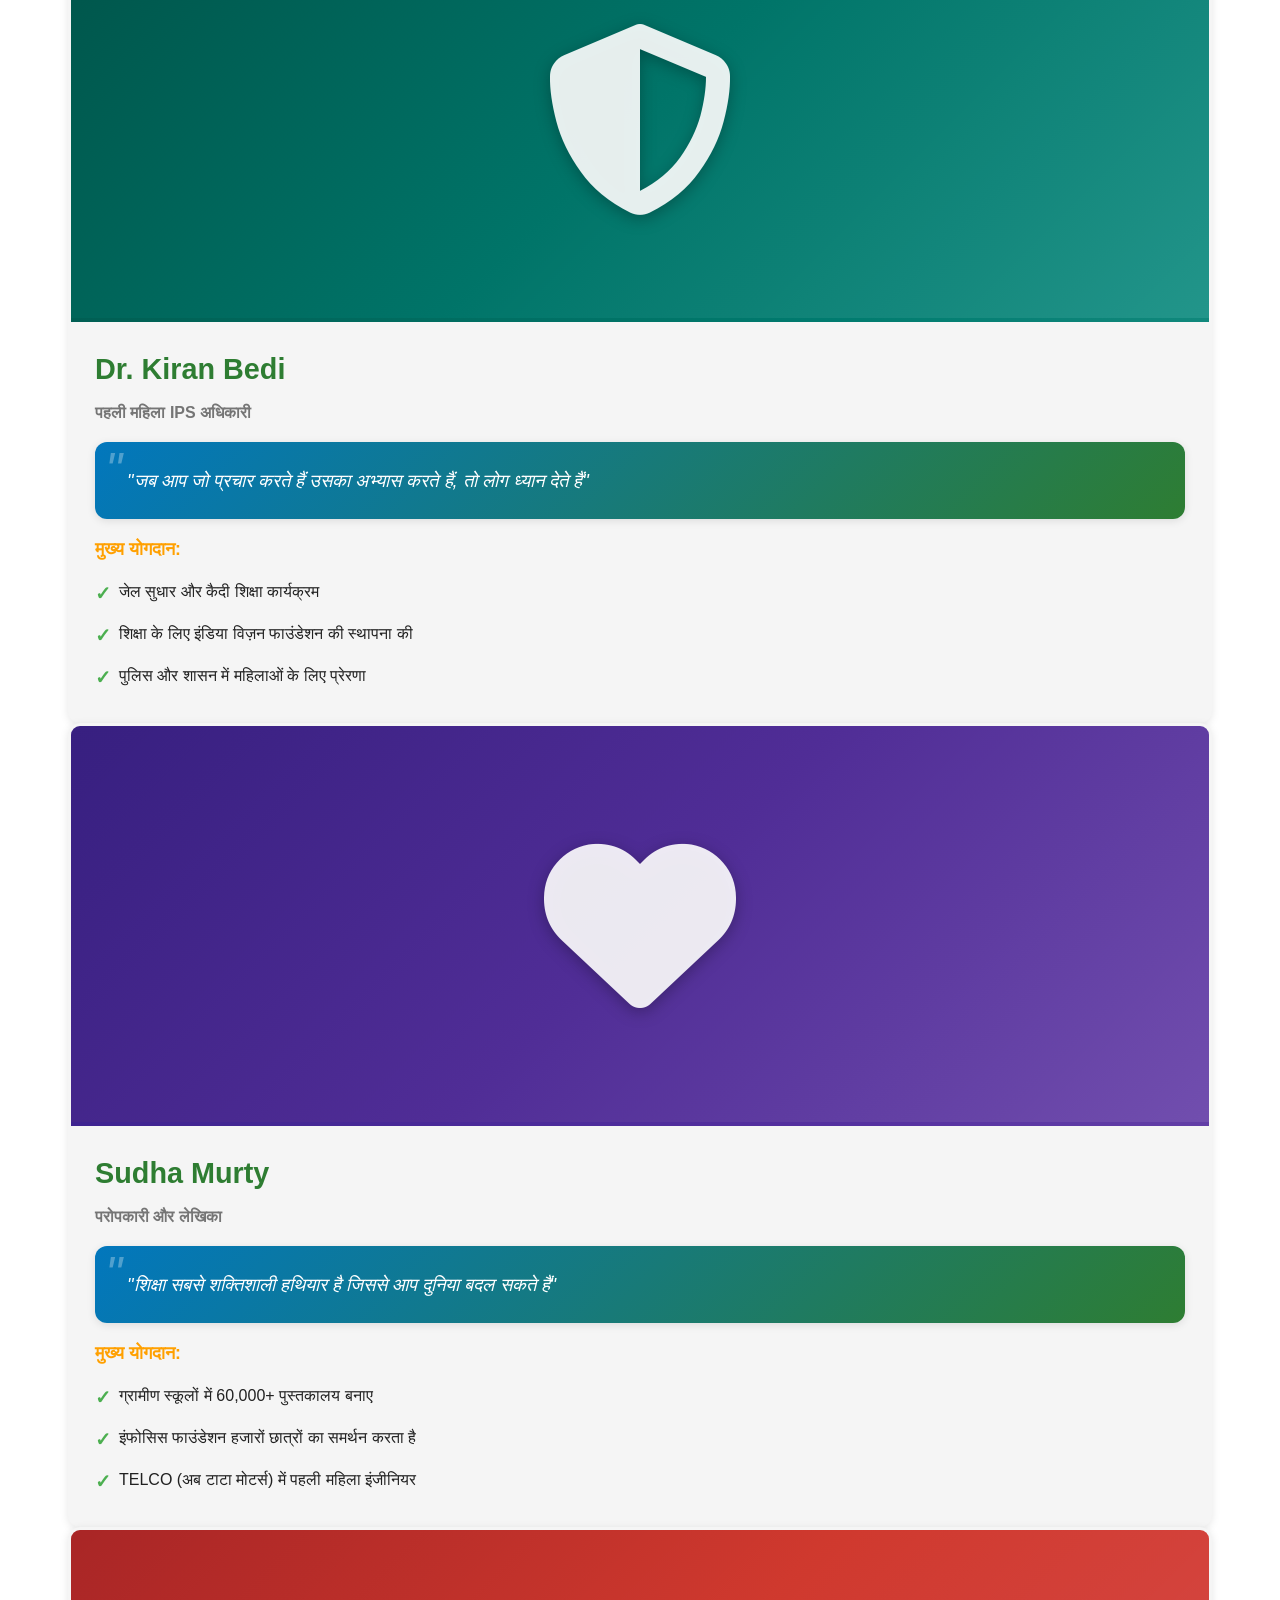
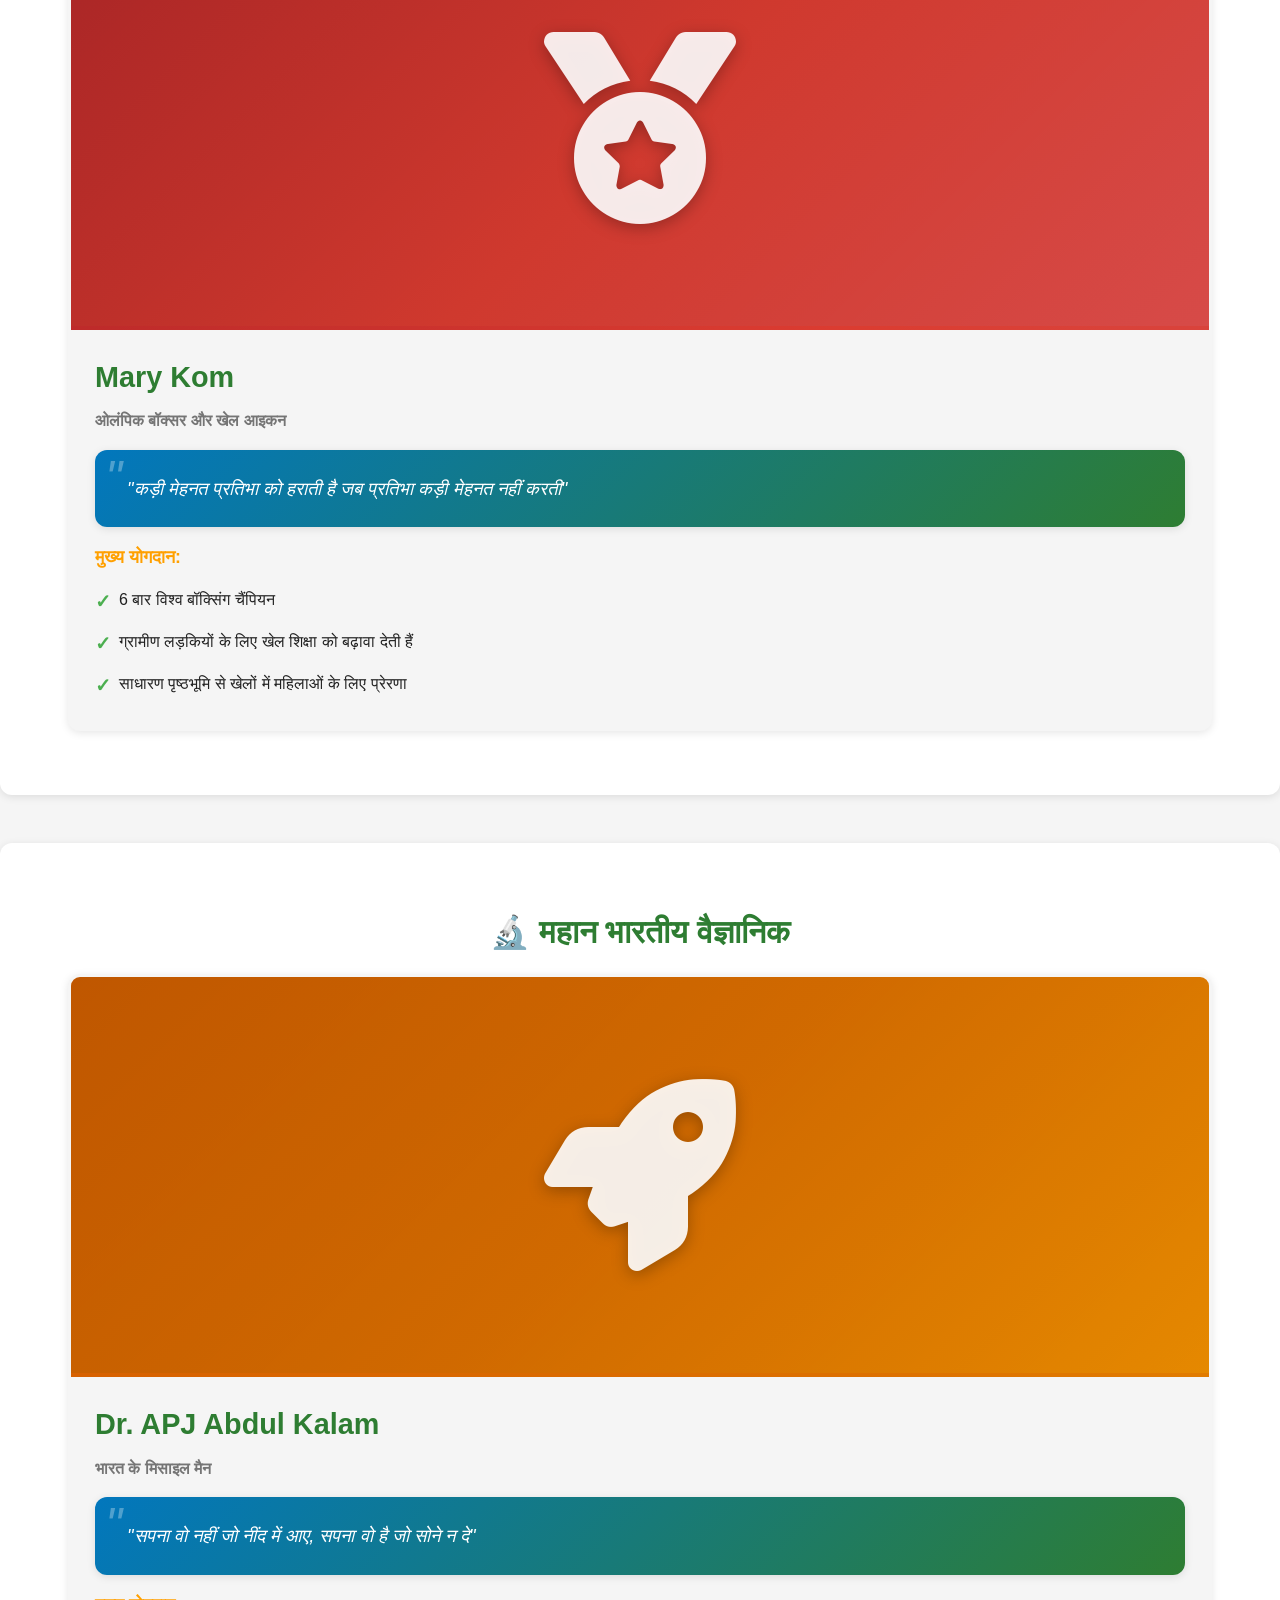
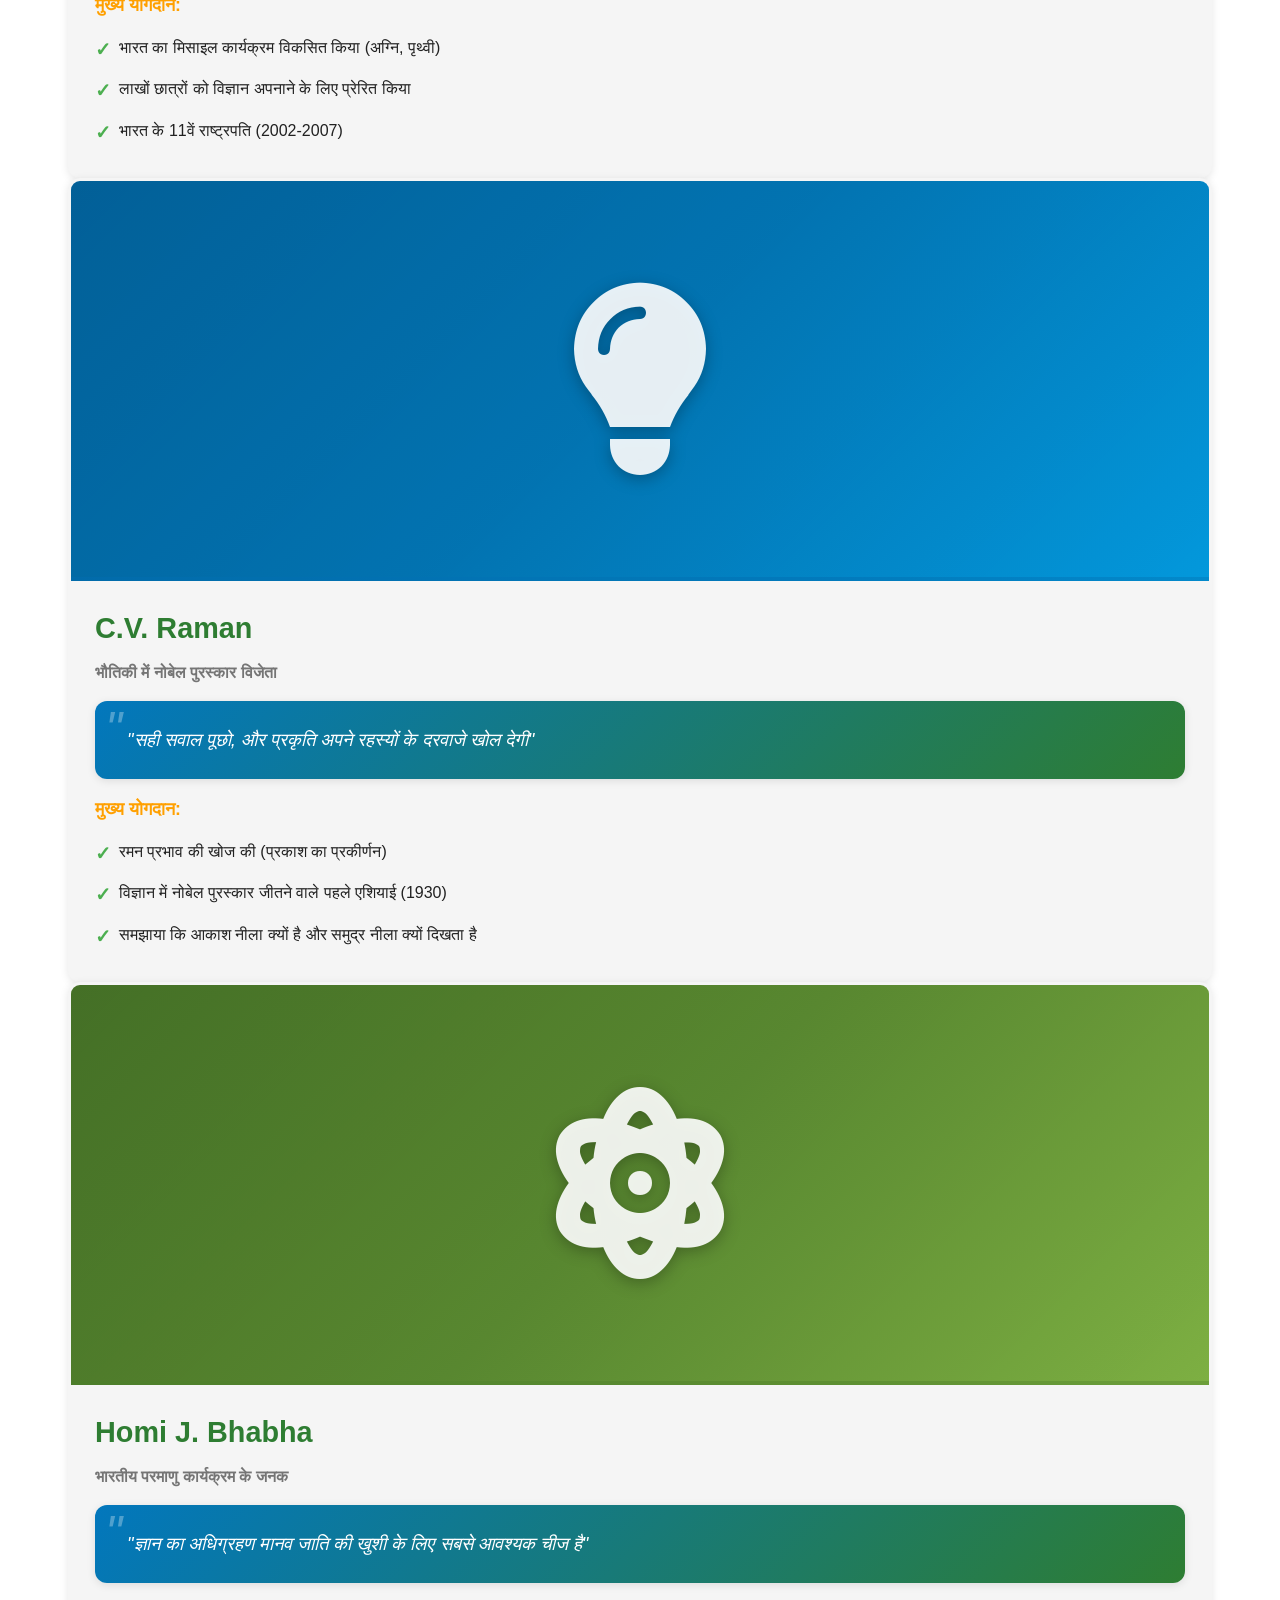
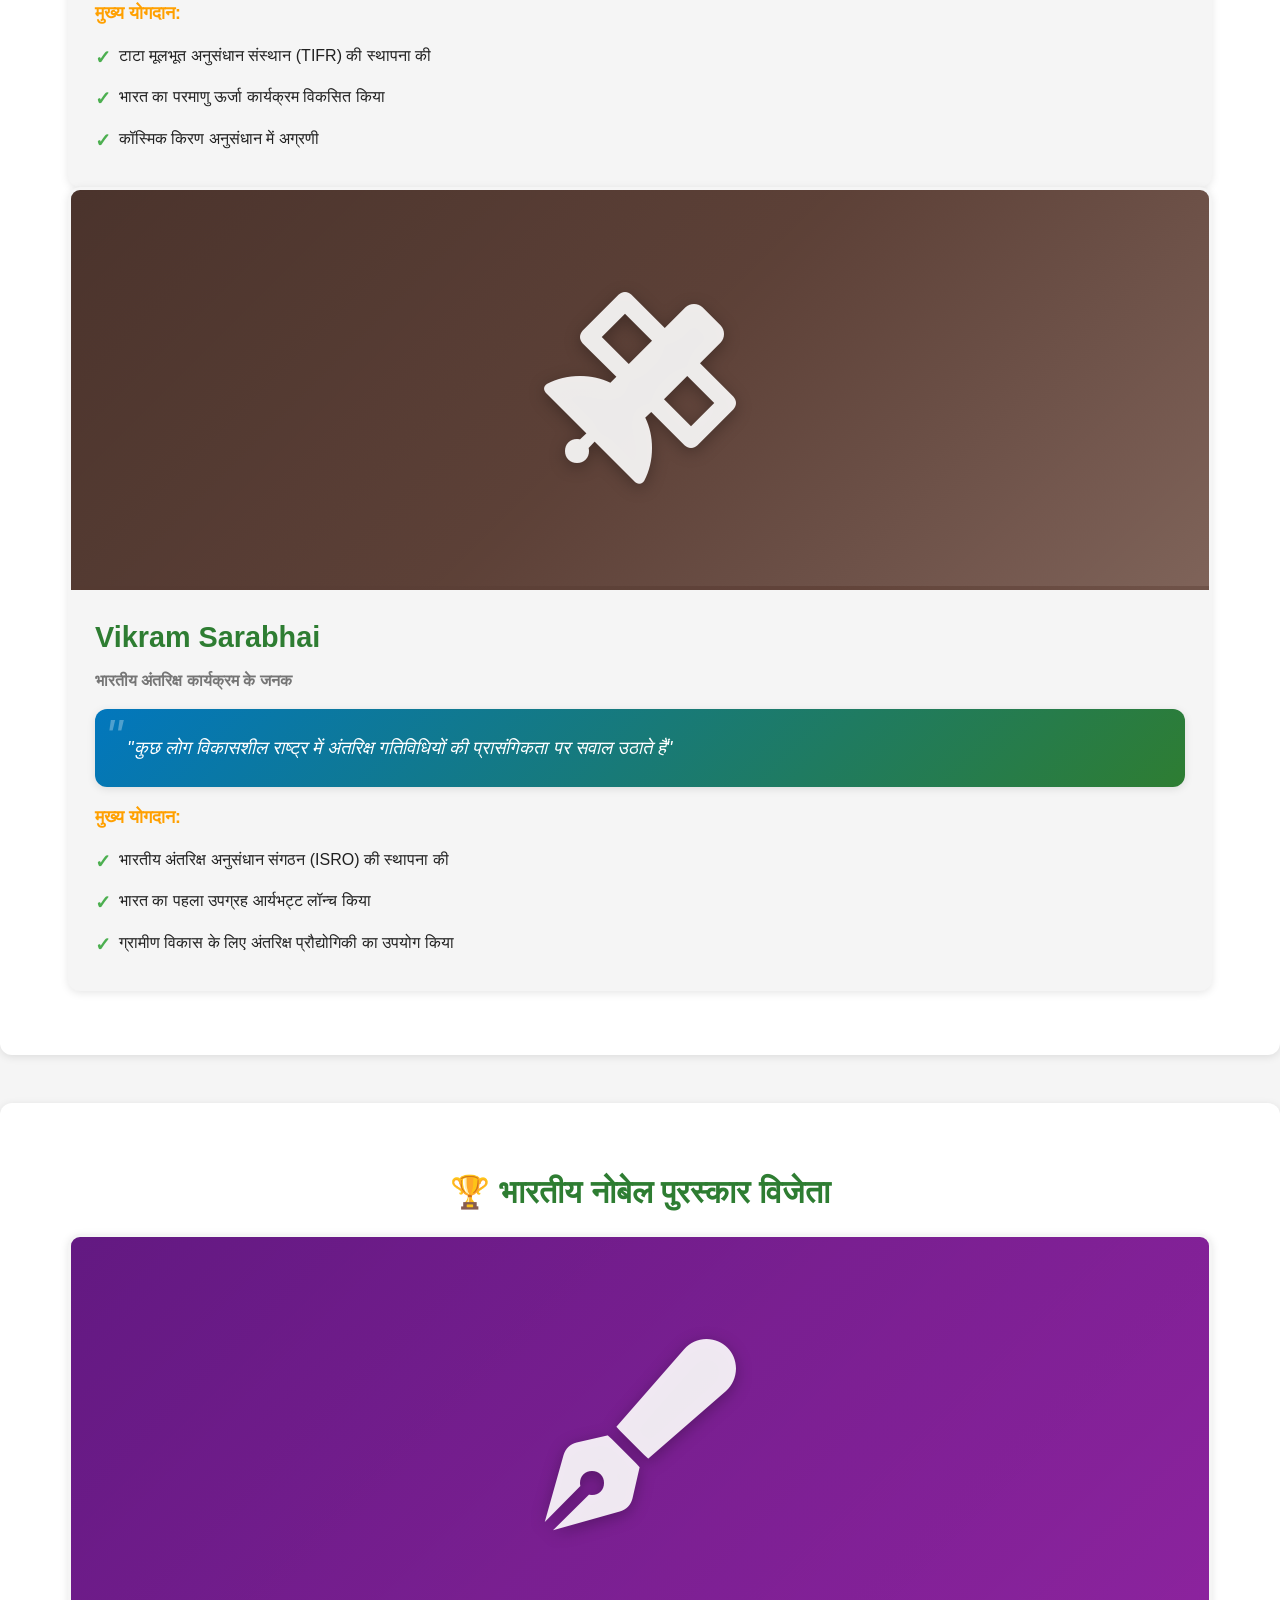
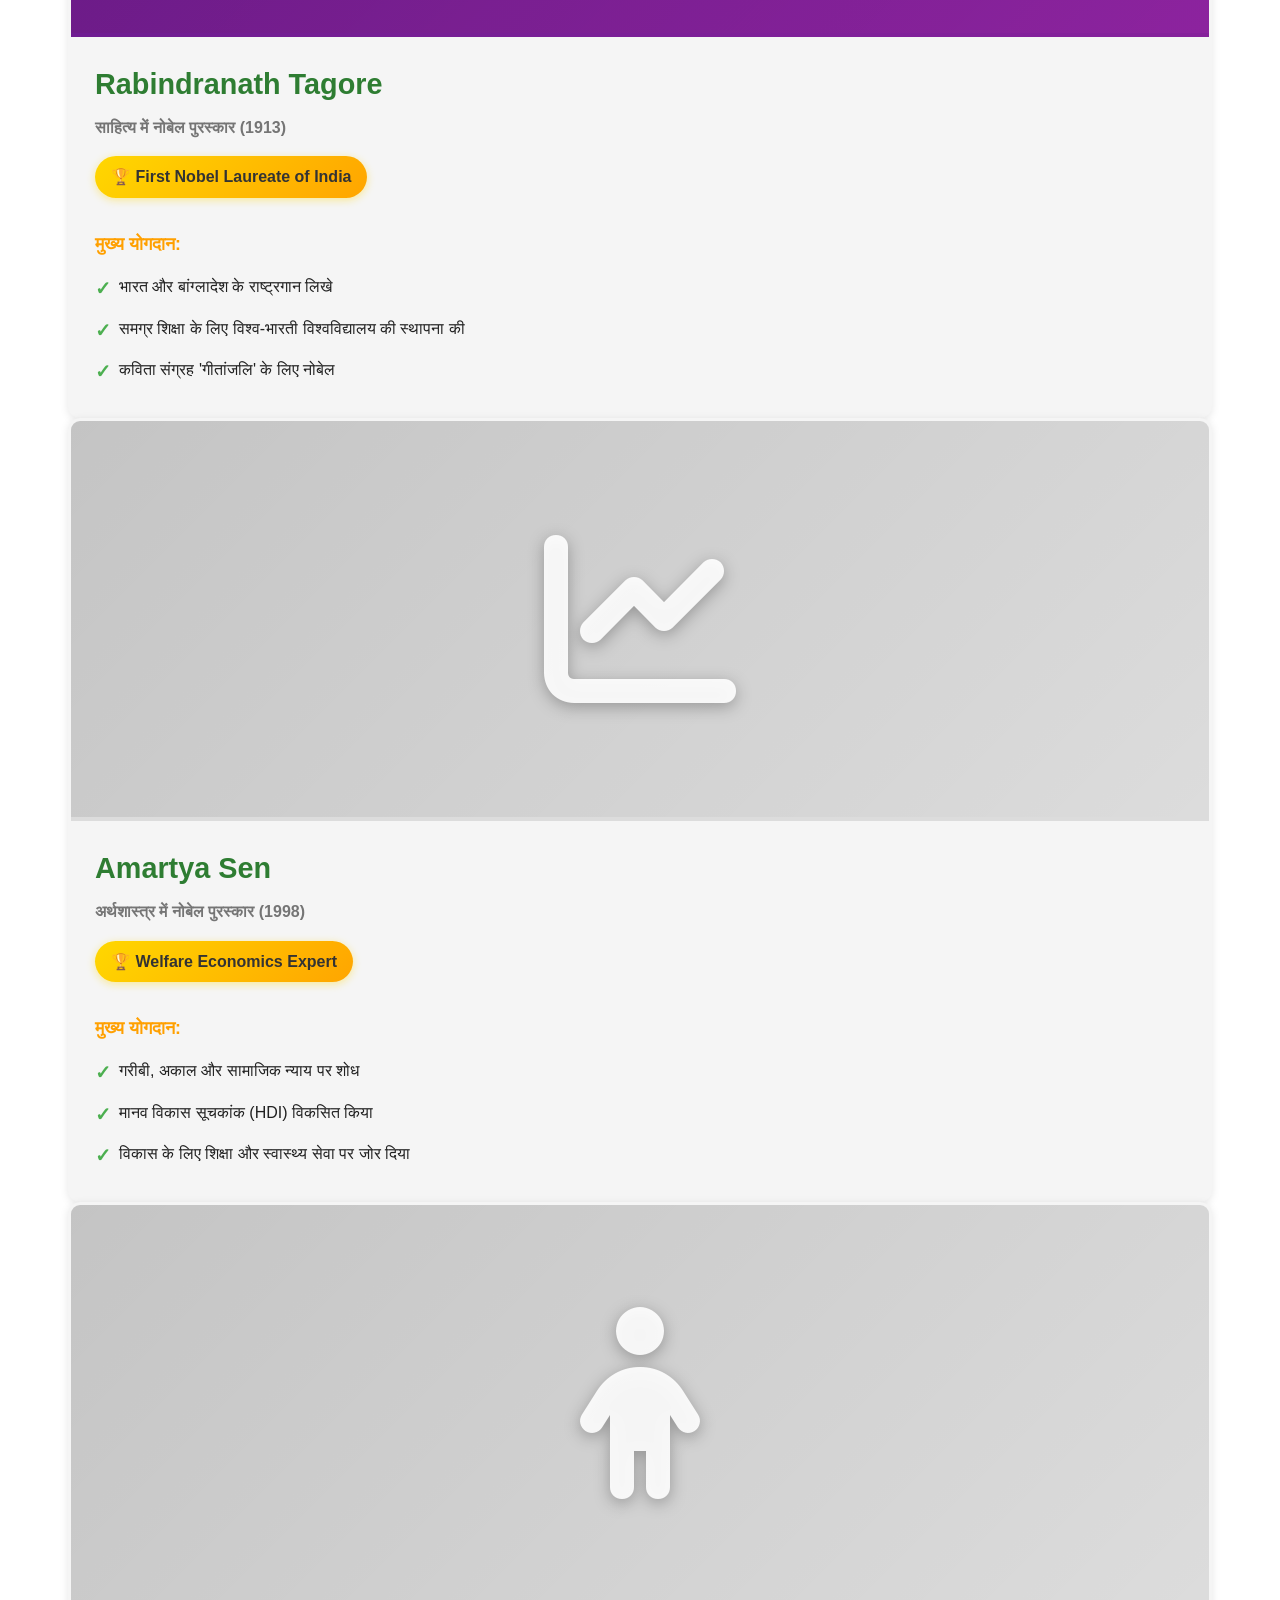
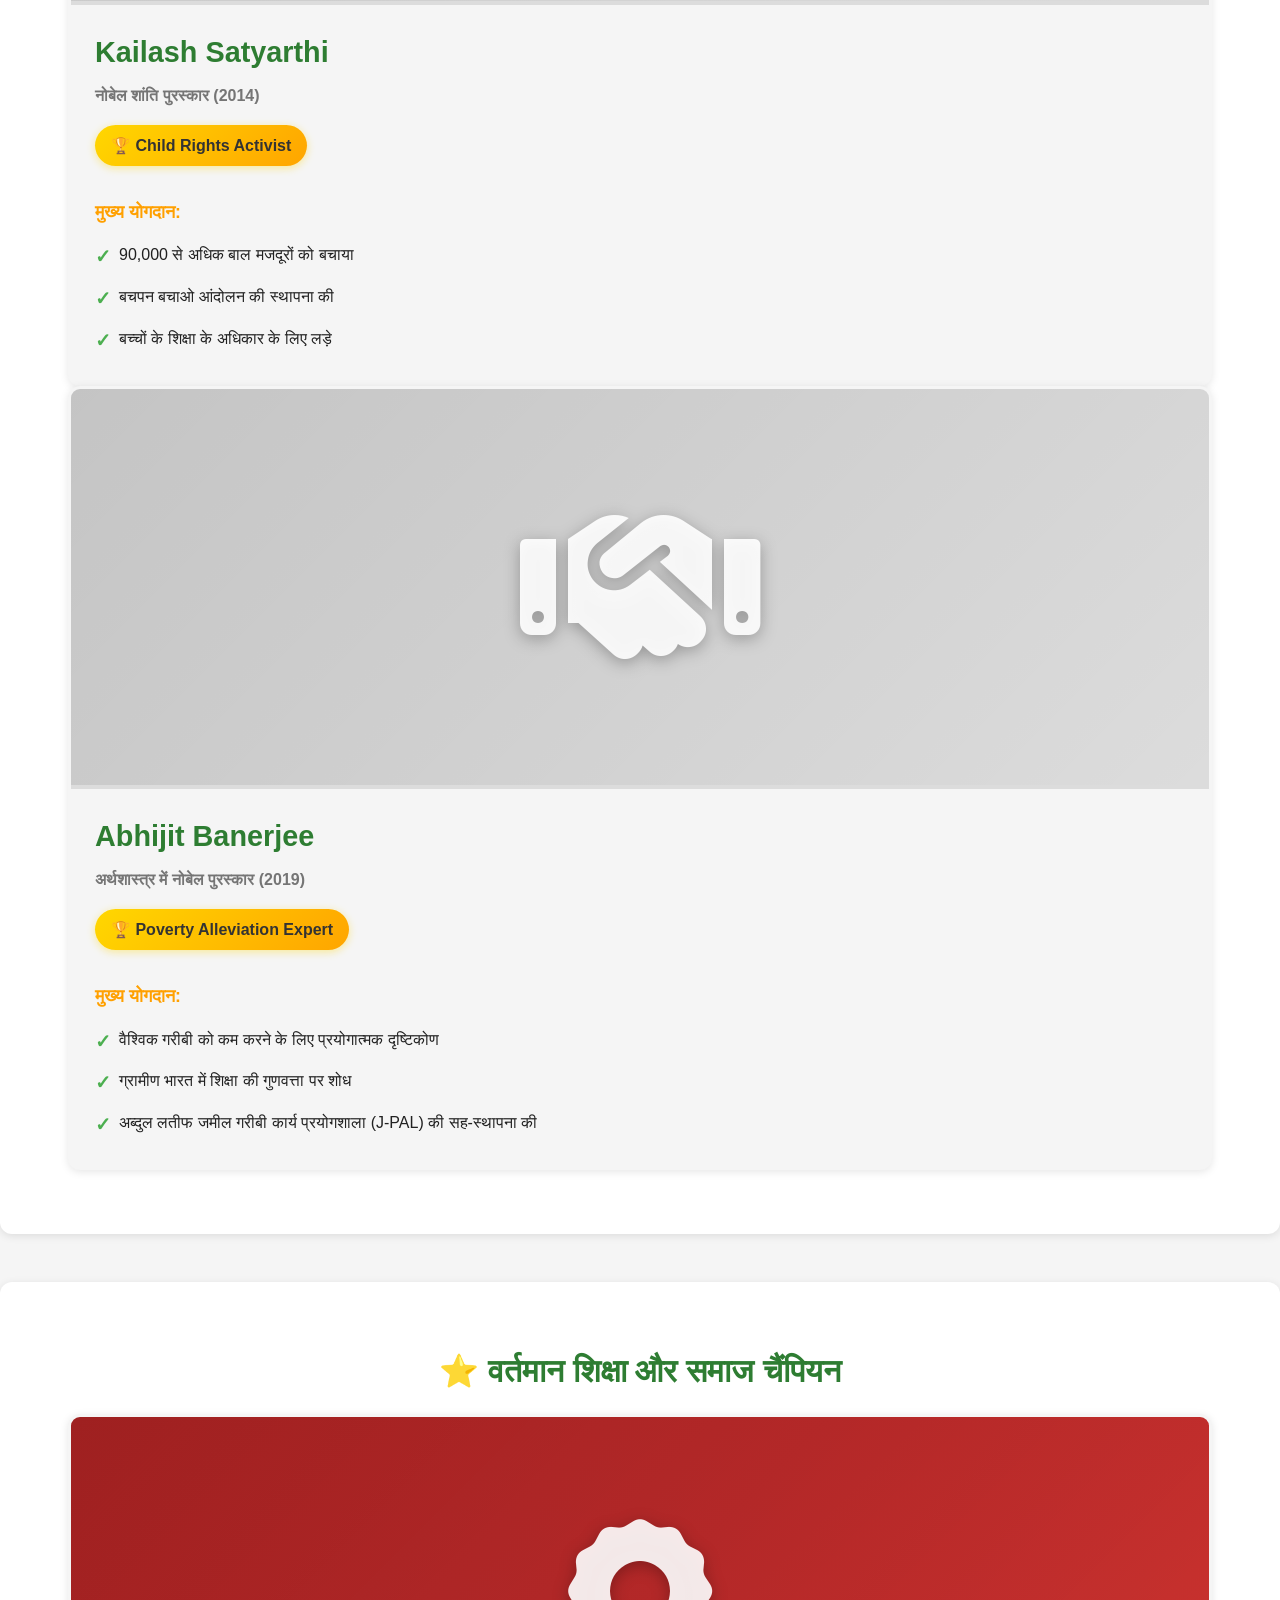
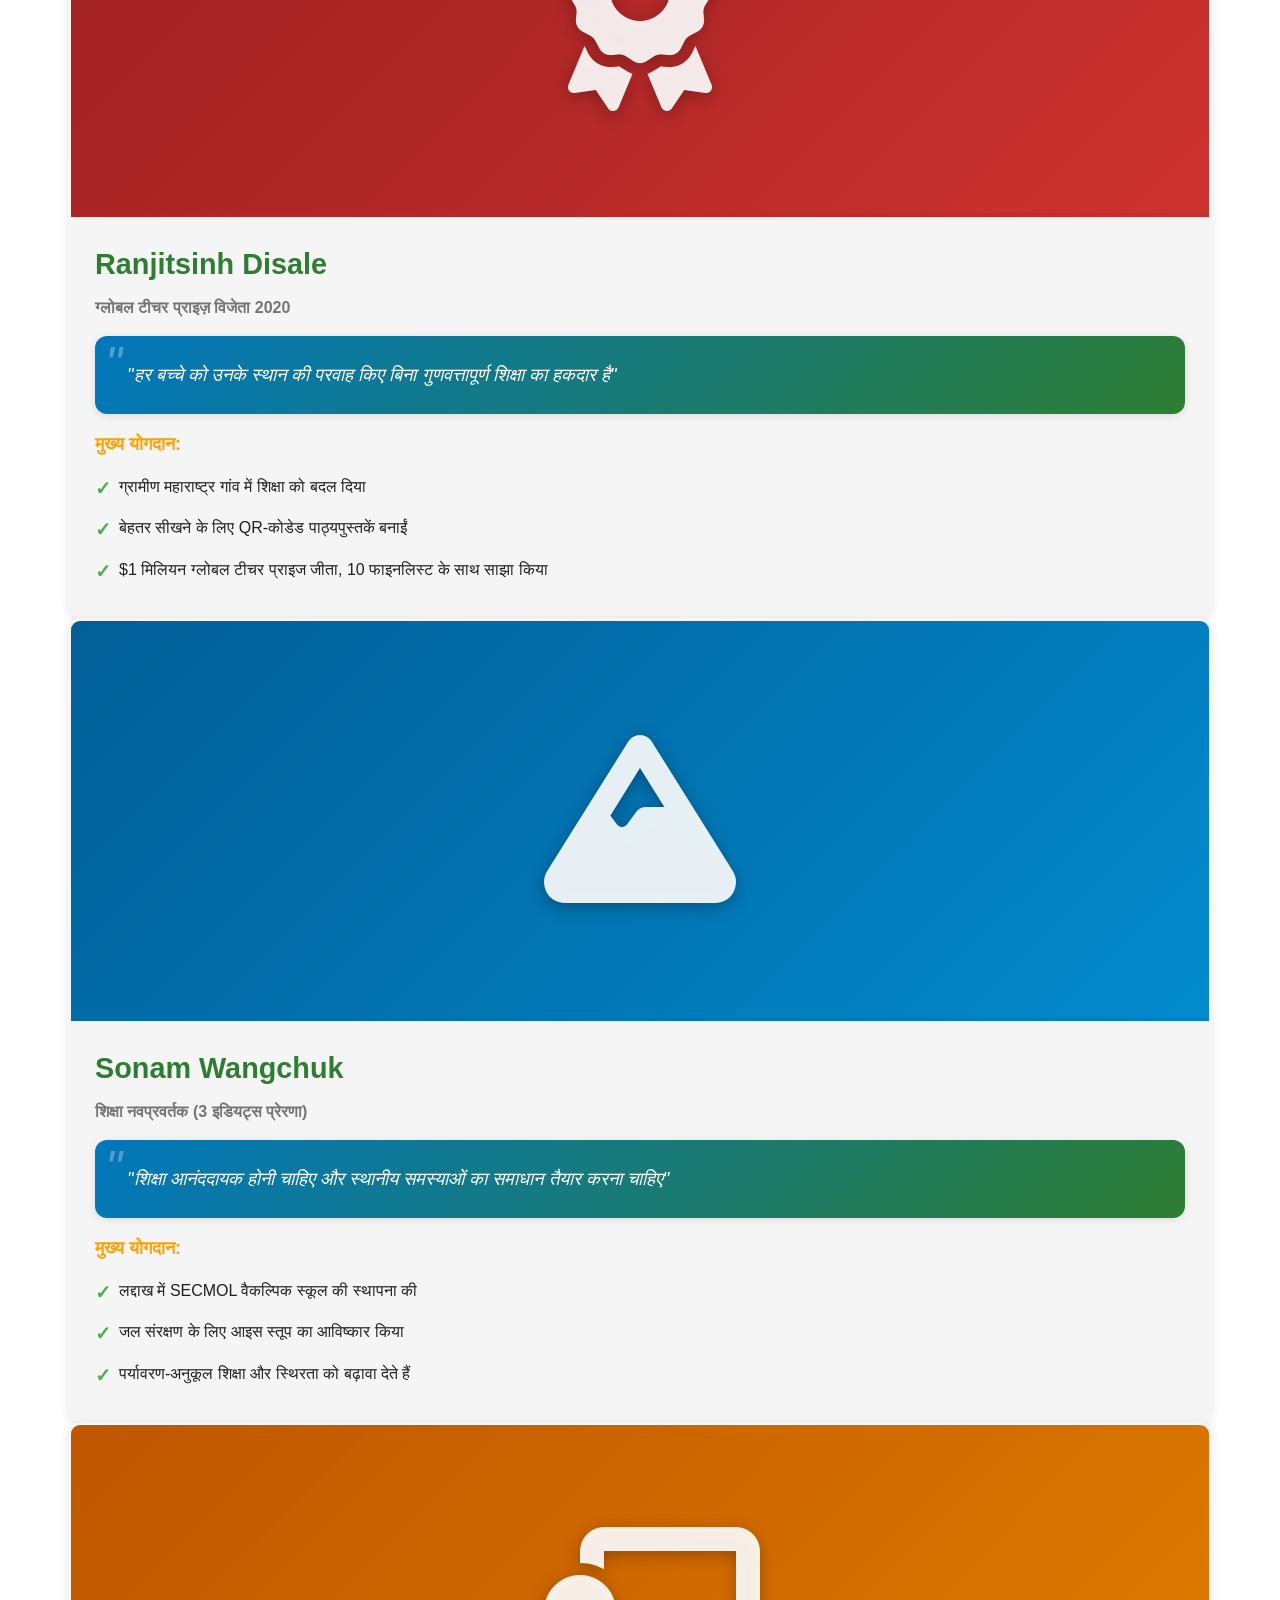
<file: gallery.html>
<!DOCTYPE html>
<html lang="hi">
<head>
    <meta charset="UTF-8">
    <meta name="viewport" content="width=device-width, initial-scale=1.0">
    <title data-en="Inspiring Personalities - KhetMeKitab" data-hi="प्रेरणादायक व्यक्तित्व - खेत में किताब">प्रेरणादायक व्यक्तित्व - खेत में किताब</title>
    <link rel="stylesheet" href="css/style.css">
    <link rel="stylesheet" href="css/gallery.css">
    <link rel="stylesheet" href="https://cdnjs.cloudflare.com/ajax/libs/font-awesome/6.4.0/css/all.min.css">
</head>
<body>
    <header>
        <nav class="navbar">
            <div class="container">
                <div class="nav-brand">
                    <a href="index.html"><i class="fas fa-book-reader"></i>
                    <span data-en="KhetMeKitab" data-hi="खेत में किताब">खेत में किताब</span></a>
                </div>
                <button class="lang-toggle" id="langToggle">
                    <i class="fas fa-language"></i>
                    <span id="langText">English</span>
                </button>
            </div>
        </nav>
    </header>

    <section class="page-header">
        <div class="container">
            <h1 data-en="Gallery of Inspiring Personalities" data-hi="प्रेरणादायक व्यक्तित्वों की गैलरी">प्रेरणादायक व्यक्तित्वों की गैलरी</h1>
            <p data-en="Learn from India's greatest leaders, scientists, and social reformers" data-hi="भारत के महान नेताओं, वैज्ञानिकों और समाज सुधारकों से सीखें">भारत के महान नेताओं, वैज्ञानिकों और समाज सुधारकों से सीखें</p>
        </div>
    </section>

    <!-- Great Indian Leaders -->
    <section class="gallery-section">
        <div class="container">
            <h2 class="section-title" data-en="🇮🇳 Great Indian Leaders" data-hi="🇮🇳 भारत के महान नेता">🇮🇳 भारत के महान नेता</h2>
            <div class="personality-grid">
                <!-- Dr. B.R. Ambedkar -->
                <div class="personality-card">
                    <div class="photo-placeholder ambedkar">
                        <i class="fas fa-user-graduate"></i>
                    </div>
                    <div class="personality-info">
                        <h3>Dr. B.R. Ambedkar</h3>
                        <p class="role" data-en="Architect of Indian Constitution" data-hi="भारतीय संविधान के निर्माता">भारतीय संविधान के निर्माता</p>
                        <div class="quote" data-en='"I measure the progress of a community by the degree of progress which women have achieved"' data-hi='"मैं किसी समुदाय की प्रगति को महिलाओं की प्रगति से मापता हूं"'>"मैं किसी समुदाय की प्रगति को महिलाओं की प्रगति से मापता हूं"</div>
                        <div class="contributions">
                            <h4 data-en="Key Contributions:" data-hi="मुख्य योगदान:">मुख्य योगदान:</h4>
                            <ul>
                                <li data-en="Drafted Indian Constitution ensuring equality for all" data-hi="सभी के लिए समानता सुनिश्चित करते हुए भारतीय संविधान का मसौदा तैयार किया">सभी के लिए समानता सुनिश्चित करते हुए भारतीय संविधान का मसौदा तैयार किया</li>
                                <li data-en="Championed education for Dalits and women" data-hi="दलितों और महिलाओं के लिए शिक्षा का समर्थन किया">दलितों और महिलाओं के लिए शिक्षा का समर्थन किया</li>
                                <li data-en="Founded schools and colleges for underprivileged" data-hi="वंचितों के लिए स्कूल और कॉलेज स्थापित किए">वंचितों के लिए स्कूल और कॉलेज स्थापित किए</li>
                            </ul>
                        </div>
                    </div>
                </div>

                <!-- Mahatma Gandhi -->
                <div class="personality-card">
                    <div class="photo-placeholder gandhi">
                        <i class="fas fa-peace"></i>
                    </div>
                    <div class="personality-info">
                        <h3>Mahatma Gandhi</h3>
                        <p class="role" data-en="Father of the Nation" data-hi="राष्ट्रपिता">राष्ट्रपिता</p>
                        <div class="quote" data-en='"Live as if you were to die tomorrow. Learn as if you were to live forever"' data-hi='"ऐसे जियो जैसे कल मरने वाले हो। सीखो जैसे हमेशा जीने वाले हो"'>"ऐसे जियो जैसे कल मरने वाले हो। सीखो जैसे हमेशा जीने वाले हो"</div>
                        <div class="contributions">
                            <h4 data-en="Key Contributions:" data-hi="मुख्य योगदान:">मुख्य योगदान:</h4>
                            <ul>
                                <li data-en="Led India's freedom movement through non-violence" data-hi="अहिंसा के माध्यम से भारत के स्वतंत्रता आंदोलन का नेतृत्व किया">अहिंसा के माध्यम से भारत के स्वतंत्रता आंदोलन का नेतृत्व किया</li>
                                <li data-en="Promoted basic education (Buniyadi Shiksha)" data-hi="बुनियादी शिक्षा को बढ़ावा दिया">बुनियादी शिक्षा को बढ़ावा दिया</li>
                                <li data-en="Advocated for women's education and rights" data-hi="महिलाओं की शिक्षा और अधिकारों की वकालत की">महिलाओं की शिक्षा और अधिकारों की वकालत की</li>
                            </ul>
                        </div>
                    </div>
                </div>

                <!-- Jyotiba Phule -->
                <div class="personality-card">
                    <div class="photo-placeholder phule">
                        <i class="fas fa-book-open"></i>
                    </div>
                    <div class="personality-info">
                        <h3>Jyotirao Phule</h3>
                        <p class="role" data-en="Pioneer of Women's Education" data-hi="महिला शिक्षा के अग्रदूत">महिला शिक्षा के अग्रदूत</p>
                        <div class="quote" data-en='"Cultivation of mind should be the ultimate aim of human existence"' data-hi='"मन की खेती मानव अस्तित्व का अंतिम लक्ष्य होना चाहिए"'>"मन की खेती मानव अस्तित्व का अंतिम लक्ष्य होना चाहिए"</div>
                        <div class="contributions">
                            <h4 data-en="Key Contributions:" data-hi="मुख्य योगदान:">मुख्य योगदान:</h4>
                            <ul>
                                <li data-en="Opened first girls' school in India (1848)" data-hi="भारत में पहला लड़कियों का स्कूल खोला (1848)">भारत में पहला लड़कियों का स्कूल खोला (1848)</li>
                                <li data-en="Fought against caste discrimination" data-hi="जाति भेदभाव के खिलाफ लड़े">जाति भेदभाव के खिलाफ लड़े</li>
                                <li data-en="Promoted education for all, especially women and lower castes" data-hi="सभी के लिए शिक्षा को बढ़ावा दिया, विशेष रूप से महिलाओं और निम्न जातियों के लिए">सभी के लिए शिक्षा को बढ़ावा दिया, विशेष रूप से महिलाओं और निम्न जातियों के लिए</li>
                            </ul>
                        </div>
                    </div>
                </div>

                <!-- Swami Vivekananda -->
                <div class="personality-card">
                    <div class="photo-placeholder vivekananda">
                        <i class="fas fa-om"></i>
                    </div>
                    <div class="personality-info">
                        <h3>Swami Vivekananda</h3>
                        <p class="role" data-en="Spiritual Leader & Education Reformer" data-hi="आध्यात्मिक नेता और शिक्षा सुधारक">आध्यात्मिक नेता और शिक्षा सुधारक</p>
                        <div class="quote" data-en='"Education is the manifestation of perfection already in man"' data-hi='"शिक्षा मनुष्य में पहले से मौजूद पूर्णता की अभिव्यक्ति है"'>"शिक्षा मनुष्य में पहले से मौजूद पूर्णता की अभिव्यक्ति है"</div>
                        <div class="contributions">
                            <h4 data-en="Key Contributions:" data-hi="मुख्य योगदान:">मुख्य योगदान:</h4>
                            <ul>
                                <li data-en="Emphasized character-building education" data-hi="चरित्र-निर्माण शिक्षा पर जोर दिया">चरित्र-निर्माण शिक्षा पर जोर दिया</li>
                                <li data-en="Founded Ramakrishna Mission for education & social service" data-hi="शिक्षा और समाज सेवा के लिए रामकृष्ण मिशन की स्थापना की">शिक्षा और समाज सेवा के लिए रामकृष्ण मिशन की स्थापना की</li>
                                <li data-en="Promoted women's empowerment through education" data-hi="शिक्षा के माध्यम से महिला सशक्तिकरण को बढ़ावा दिया">शिक्षा के माध्यम से महिला सशक्तिकरण को बढ़ावा दिया</li>
                            </ul>
                        </div>
                    </div>
                </div>
            </div>
        </div>
    </section>

    <!-- Women Personalities -->
    <section class="gallery-section women-section">
        <div class="container">
            <h2 class="section-title" data-en="👩 Women Who Changed India" data-hi="👩 भारत बदलने वाली महिलाएं">👩 भारत बदलने वाली महिलाएं</h2>
            <p class="women-empowerment-message" data-en="Empowering women through education and inspiration" data-hi="शिक्षा और प्रेरणा के माध्यम से महिला सशक्तिकरण">शिक्षा और प्रेरणा के माध्यम से महिला सशक्तिकरण</p>
            
            <div class="personality-grid">
                <!-- Savitribai Phule -->
                <div class="personality-card">
                    <div class="photo-placeholder savitribai">
                        <i class="fas fa-female"></i>
                    </div>
                    <div class="personality-info">
                        <h3>Savitribai Phule</h3>
                        <p class="role" data-en="India's First Female Teacher" data-hi="भारत की पहली महिला शिक्षिका">भारत की पहली महिला शिक्षिका</p>
                        <div class="quote" data-en='"Go, get education. Be self-reliant, work hard"' data-hi='"जाओ, शिक्षा प्राप्त करो। आत्मनिर्भर बनो, कड़ी मेहनत करो"'>"जाओ, शिक्षा प्राप्त करो। आत्मनिर्भर बनो, कड़ी मेहनत करो"</div>
                        <div class="contributions">
                            <h4 data-en="Key Contributions:" data-hi="मुख्य योगदान:">मुख्य योगदान:</h4>
                            <ul>
                                <li data-en="Opened 18 schools for girls despite facing opposition" data-hi="विरोध के बावजूद लड़कियों के लिए 18 स्कूल खोले">विरोध के बावजूद लड़कियों के लिए 18 स्कूल खोले</li>
                                <li data-en="Fought against child marriage and dowry" data-hi="बाल विवाह और दहेज के खिलाफ लड़ीं">बाल विवाह और दहेज के खिलाफ लड़ीं</li>
                                <li data-en="First woman teacher of India (1848)" data-hi="भारत की पहली महिला शिक्षिका (1848)">भारत की पहली महिला शिक्षिका (1848)</li>
                            </ul>
                        </div>
                    </div>
                </div>

                <!-- Kiran Bedi -->
                <div class="personality-card">
                    <div class="photo-placeholder kiran">
                        <i class="fas fa-shield-alt"></i>
                    </div>
                    <div class="personality-info">
                        <h3>Dr. Kiran Bedi</h3>
                        <p class="role" data-en="First Woman IPS Officer" data-hi="पहली महिला IPS अधिकारी">पहली महिला IPS अधिकारी</p>
                        <div class="quote" data-en='"When you practice what you preach, people notice"' data-hi='"जब आप जो प्रचार करते हैं उसका अभ्यास करते हैं, तो लोग ध्यान देते हैं"'>"जब आप जो प्रचार करते हैं उसका अभ्यास करते हैं, तो लोग ध्यान देते हैं"</div>
                        <div class="contributions">
                            <h4 data-en="Key Contributions:" data-hi="मुख्य योगदान:">मुख्य योगदान:</h4>
                            <ul>
                                <li data-en="Prison reforms and prisoner education programs" data-hi="जेल सुधार और कैदी शिक्षा कार्यक्रम">जेल सुधार और कैदी शिक्षा कार्यक्रम</li>
                                <li data-en="Founded India Vision Foundation for education" data-hi="शिक्षा के लिए इंडिया विज़न फाउंडेशन की स्थापना की">शिक्षा के लिए इंडिया विज़न फाउंडेशन की स्थापना की</li>
                                <li data-en="Inspiration for women in police and governance" data-hi="पुलिस और शासन में महिलाओं के लिए प्रेरणा">पुलिस और शासन में महिलाओं के लिए प्रेरणा</li>
                            </ul>
                        </div>
                    </div>
                </div>

                <!-- Sudha Murty -->
                <div class="personality-card">
                    <div class="photo-placeholder sudha">
                        <i class="fas fa-heart"></i>
                    </div>
                    <div class="personality-info">
                        <h3>Sudha Murty</h3>
                        <p class="role" data-en="Philanthropist & Author" data-hi="परोपकारी और लेखिका">परोपकारी और लेखिका</p>
                        <div class="quote" data-en='"Education is the most powerful weapon which you can use to change the world"' data-hi='"शिक्षा सबसे शक्तिशाली हथियार है जिससे आप दुनिया बदल सकते हैं"'>"शिक्षा सबसे शक्तिशाली हथियार है जिससे आप दुनिया बदल सकते हैं"</div>
                        <div class="contributions">
                            <h4 data-en="Key Contributions:" data-hi="मुख्य योगदान:">मुख्य योगदान:</h4>
                            <ul>
                                <li data-en="Built 60,000+ libraries in rural schools" data-hi="ग्रामीण स्कूलों में 60,000+ पुस्तकालय बनाए">ग्रामीण स्कूलों में 60,000+ पुस्तकालय बनाए</li>
                                <li data-en="Infosys Foundation supports thousands of students" data-hi="इंफोसिस फाउंडेशन हजारों छात्रों का समर्थन करता है">इंफोसिस फाउंडेशन हजारों छात्रों का समर्थन करता है</li>
                                <li data-en="First woman engineer at TELCO (now Tata Motors)" data-hi="TELCO (अब टाटा मोटर्स) में पहली महिला इंजीनियर">TELCO (अब टाटा मोटर्स) में पहली महिला इंजीनियर</li>
                            </ul>
                        </div>
                    </div>
                </div>

                <!-- Mary Kom -->
                <div class="personality-card">
                    <div class="photo-placeholder mary">
                        <i class="fas fa-medal"></i>
                    </div>
                    <div class="personality-info">
                        <h3>Mary Kom</h3>
                        <p class="role" data-en="Olympic Boxer & Sports Icon" data-hi="ओलंपिक बॉक्सर और खेल आइकन">ओलंपिक बॉक्सर और खेल आइकन</p>
                        <div class="quote" data-en='"Hard work beats talent when talent does not work hard"' data-hi='"कड़ी मेहनत प्रतिभा को हराती है जब प्रतिभा कड़ी मेहनत नहीं करती"'>"कड़ी मेहनत प्रतिभा को हराती है जब प्रतिभा कड़ी मेहनत नहीं करती"</div>
                        <div class="contributions">
                            <h4 data-en="Key Contributions:" data-hi="मुख्य योगदान:">मुख्य योगदान:</h4>
                            <ul>
                                <li data-en="6-time World Boxing Champion" data-hi="6 बार विश्व बॉक्सिंग चैंपियन">6 बार विश्व बॉक्सिंग चैंपियन</li>
                                <li data-en="Promotes sports education for rural girls" data-hi="ग्रामीण लड़कियों के लिए खेल शिक्षा को बढ़ावा देती हैं">ग्रामीण लड़कियों के लिए खेल शिक्षा को बढ़ावा देती हैं</li>
                                <li data-en="Inspiration for women in sports from humble backgrounds" data-hi="साधारण पृष्ठभूमि से खेलों में महिलाओं के लिए प्रेरणा">साधारण पृष्ठभूमि से खेलों में महिलाओं के लिए प्रेरणा</li>
                            </ul>
                        </div>
                    </div>
                </div>
            </div>
        </div>
    </section>

    <!-- Indian Scientists -->
    <section class="gallery-section">
        <div class="container">
            <h2 class="section-title" data-en="🔬 Great Indian Scientists" data-hi="🔬 महान भारतीय वैज्ञानिक">🔬 महान भारतीय वैज्ञानिक</h2>
            <div class="personality-grid">
                <!-- APJ Abdul Kalam -->
                <div class="personality-card">
                    <div class="photo-placeholder kalam">
                        <i class="fas fa-rocket"></i>
                    </div>
                    <div class="personality-info">
                        <h3>Dr. APJ Abdul Kalam</h3>
                        <p class="role" data-en="Missile Man of India" data-hi="भारत के मिसाइल मैन">भारत के मिसाइल मैन</p>
                        <div class="quote" data-en='"Dream is not what you see in sleep, dream is something that does not let you sleep"' data-hi='"सपना वो नहीं जो नींद में आए, सपना वो है जो सोने न दे"'>"सपना वो नहीं जो नींद में आए, सपना वो है जो सोने न दे"</div>
                        <div class="contributions">
                            <h4 data-en="Key Contributions:" data-hi="मुख्य योगदान:">मुख्य योगदान:</h4>
                            <ul>
                                <li data-en="Developed India's missile program (Agni, Prithvi)" data-hi="भारत का मिसाइल कार्यक्रम विकसित किया (अग्नि, पृथ्वी)">भारत का मिसाइल कार्यक्रम विकसित किया (अग्नि, पृथ्वी)</li>
                                <li data-en="Inspired millions of students to pursue science" data-hi="लाखों छात्रों को विज्ञान अपनाने के लिए प्रेरित किया">लाखों छात्रों को विज्ञान अपनाने के लिए प्रेरित किया</li>
                                <li data-en="11th President of India (2002-2007)" data-hi="भारत के 11वें राष्ट्रपति (2002-2007)">भारत के 11वें राष्ट्रपति (2002-2007)</li>
                            </ul>
                        </div>
                    </div>
                </div>

                <!-- CV Raman -->
                <div class="personality-card">
                    <div class="photo-placeholder raman">
                        <i class="fas fa-lightbulb"></i>
                    </div>
                    <div class="personality-info">
                        <h3>C.V. Raman</h3>
                        <p class="role" data-en="Nobel Prize Winner in Physics" data-hi="भौतिकी में नोबेल पुरस्कार विजेता">भौतिकी में नोबेल पुरस्कार विजेता</p>
                        <div class="quote" data-en='"Ask the right questions, and nature will open the doors to her secrets"' data-hi='"सही सवाल पूछो, और प्रकृति अपने रहस्यों के दरवाजे खोल देगी"'>"सही सवाल पूछो, और प्रकृति अपने रहस्यों के दरवाजे खोल देगी"</div>
                        <div class="contributions">
                            <h4 data-en="Key Contributions:" data-hi="मुख्य योगदान:">मुख्य योगदान:</h4>
                            <ul>
                                <li data-en="Discovered Raman Effect (scattering of light)" data-hi="रमन प्रभाव की खोज की (प्रकाश का प्रकीर्णन)">रमन प्रभाव की खोज की (प्रकाश का प्रकीर्णन)</li>
                                <li data-en="First Asian to win Nobel Prize in Science (1930)" data-hi="विज्ञान में नोबेल पुरस्कार जीतने वाले पहले एशियाई (1930)">विज्ञान में नोबेल पुरस्कार जीतने वाले पहले एशियाई (1930)</li>
                                <li data-en="Explained why sky is blue and sea appears blue" data-hi="समझाया कि आकाश नीला क्यों है और समुद्र नीला क्यों दिखता है">समझाया कि आकाश नीला क्यों है और समुद्र नीला क्यों दिखता है</li>
                            </ul>
                        </div>
                    </div>
                </div>

                <!-- Homi Bhabha -->
                <div class="personality-card">
                    <div class="photo-placeholder bhabha">
                        <i class="fas fa-atom"></i>
                    </div>
                    <div class="personality-info">
                        <h3>Homi J. Bhabha</h3>
                        <p class="role" data-en="Father of Indian Nuclear Program" data-hi="भारतीय परमाणु कार्यक्रम के जनक">भारतीय परमाणु कार्यक्रम के जनक</p>
                        <div class="quote" data-en='"The acquisition of knowledge is the most essential thing for the happiness of mankind"' data-hi='"ज्ञान का अधिग्रहण मानव जाति की खुशी के लिए सबसे आवश्यक चीज है"'>"ज्ञान का अधिग्रहण मानव जाति की खुशी के लिए सबसे आवश्यक चीज है"</div>
                        <div class="contributions">
                            <h4 data-en="Key Contributions:" data-hi="मुख्य योगदान:">मुख्य योगदान:</h4>
                            <ul>
                                <li data-en="Established Tata Institute of Fundamental Research (TIFR)" data-hi="टाटा मूलभूत अनुसंधान संस्थान (TIFR) की स्थापना की">टाटा मूलभूत अनुसंधान संस्थान (TIFR) की स्थापना की</li>
                                <li data-en="Developed India's nuclear energy program" data-hi="भारत का परमाणु ऊर्जा कार्यक्रम विकसित किया">भारत का परमाणु ऊर्जा कार्यक्रम विकसित किया</li>
                                <li data-en="Pioneered cosmic ray research" data-hi="कॉस्मिक किरण अनुसंधान में अग्रणी">कॉस्मिक किरण अनुसंधान में अग्रणी</li>
                            </ul>
                        </div>
                    </div>
                </div>

                <!-- Vikram Sarabhai -->
                <div class="personality-card">
                    <div class="photo-placeholder sarabhai">
                        <i class="fas fa-satellite"></i>
                    </div>
                    <div class="personality-info">
                        <h3>Vikram Sarabhai</h3>
                        <p class="role" data-en="Father of Indian Space Program" data-hi="भारतीय अंतरिक्ष कार्यक्रम के जनक">भारतीय अंतरिक्ष कार्यक्रम के जनक</p>
                        <div class="quote" data-en='"There are some who question the relevance of space activities in a developing nation"' data-hi='"कुछ लोग विकासशील राष्ट्र में अंतरिक्ष गतिविधियों की प्रासंगिकता पर सवाल उठाते हैं"'>"कुछ लोग विकासशील राष्ट्र में अंतरिक्ष गतिविधियों की प्रासंगिकता पर सवाल उठाते हैं"</div>
                        <div class="contributions">
                            <h4 data-en="Key Contributions:" data-hi="मुख्य योगदान:">मुख्य योगदान:</h4>
                            <ul>
                                <li data-en="Founded Indian Space Research Organisation (ISRO)" data-hi="भारतीय अंतरिक्ष अनुसंधान संगठन (ISRO) की स्थापना की">भारतीय अंतरिक्ष अनुसंधान संगठन (ISRO) की स्थापना की</li>
                                <li data-en="Launched India's first satellite Aryabhata" data-hi="भारत का पहला उपग्रह आर्यभट्ट लॉन्च किया">भारत का पहला उपग्रह आर्यभट्ट लॉन्च किया</li>
                                <li data-en="Used space technology for rural development" data-hi="ग्रामीण विकास के लिए अंतरिक्ष प्रौद्योगिकी का उपयोग किया">ग्रामीण विकास के लिए अंतरिक्ष प्रौद्योगिकी का उपयोग किया</li>
                            </ul>
                        </div>
                    </div>
                </div>
            </div>
        </div>
    </section>

    <!-- Nobel Prize Winners -->
    <section class="gallery-section nobel-section">
        <div class="container">
            <h2 class="section-title" data-en="🏆 Indian Nobel Prize Winners" data-hi="🏆 भारतीय नोबेल पुरस्कार विजेता">🏆 भारतीय नोबेल पुरस्कार विजेता</h2>
            <div class="personality-grid">
                <!-- Rabindranath Tagore -->
                <div class="personality-card">
                    <div class="photo-placeholder tagore">
                        <i class="fas fa-pen-fancy"></i>
                    </div>
                    <div class="personality-info">
                        <h3>Rabindranath Tagore</h3>
                        <p class="role" data-en="Nobel Prize in Literature (1913)" data-hi="साहित्य में नोबेल पुरस्कार (1913)">साहित्य में नोबेल पुरस्कार (1913)</p>
                        <div class="nobel-badge">🏆 First Nobel Laureate of India</div>
                        <div class="contributions">
                            <h4 data-en="Key Contributions:" data-hi="मुख्य योगदान:">मुख्य योगदान:</h4>
                            <ul>
                                <li data-en="Wrote national anthems of India and Bangladesh" data-hi="भारत और बांग्लादेश के राष्ट्रगान लिखे">भारत और बांग्लादेश के राष्ट्रगान लिखे</li>
                                <li data-en="Founded Visva-Bharati University for holistic education" data-hi="समग्र शिक्षा के लिए विश्व-भारती विश्वविद्यालय की स्थापना की">समग्र शिक्षा के लिए विश्व-भारती विश्वविद्यालय की स्थापना की</li>
                                <li data-en="Nobel for poetry collection 'Gitanjali'" data-hi="कविता संग्रह 'गीतांजलि' के लिए नोबेल">कविता संग्रह 'गीतांजलि' के लिए नोबेल</li>
                            </ul>
                        </div>
                    </div>
                </div>

                <!-- Amartya Sen -->
                <div class="personality-card">
                    <div class="photo-placeholder sen">
                        <i class="fas fa-chart-line"></i>
                    </div>
                    <div class="personality-info">
                        <h3>Amartya Sen</h3>
                        <p class="role" data-en="Nobel Prize in Economics (1998)" data-hi="अर्थशास्त्र में नोबेल पुरस्कार (1998)">अर्थशास्त्र में नोबेल पुरस्कार (1998)</p>
                        <div class="nobel-badge">🏆 Welfare Economics Expert</div>
                        <div class="contributions">
                            <h4 data-en="Key Contributions:" data-hi="मुख्य योगदान:">मुख्य योगदान:</h4>
                            <ul>
                                <li data-en="Research on poverty, famine, and social justice" data-hi="गरीबी, अकाल और सामाजिक न्याय पर शोध">गरीबी, अकाल और सामाजिक न्याय पर शोध</li>
                                <li data-en="Developed Human Development Index (HDI)" data-hi="मानव विकास सूचकांक (HDI) विकसित किया">मानव विकास सूचकांक (HDI) विकसित किया</li>
                                <li data-en="Emphasized education and healthcare for development" data-hi="विकास के लिए शिक्षा और स्वास्थ्य सेवा पर जोर दिया">विकास के लिए शिक्षा और स्वास्थ्य सेवा पर जोर दिया</li>
                            </ul>
                        </div>
                    </div>
                </div>

                <!-- Kailash Satyarthi -->
                <div class="personality-card">
                    <div class="photo-placeholder satyarthi">
                        <i class="fas fa-child"></i>
                    </div>
                    <div class="personality-info">
                        <h3>Kailash Satyarthi</h3>
                        <p class="role" data-en="Nobel Peace Prize (2014)" data-hi="नोबेल शांति पुरस्कार (2014)">नोबेल शांति पुरस्कार (2014)</p>
                        <div class="nobel-badge">🏆 Child Rights Activist</div>
                        <div class="contributions">
                            <h4 data-en="Key Contributions:" data-hi="मुख्य योगदान:">मुख्य योगदान:</h4>
                            <ul>
                                <li data-en="Rescued over 90,000 child laborers" data-hi="90,000 से अधिक बाल मजदूरों को बचाया">90,000 से अधिक बाल मजदूरों को बचाया</li>
                                <li data-en="Founded Bachpan Bachao Andolan (Save Childhood Movement)" data-hi="बचपन बचाओ आंदोलन की स्थापना की">बचपन बचाओ आंदोलन की स्थापना की</li>
                                <li data-en="Fought for children's right to education" data-hi="बच्चों के शिक्षा के अधिकार के लिए लड़े">बच्चों के शिक्षा के अधिकार के लिए लड़े</li>
                            </ul>
                        </div>
                    </div>
                </div>

                <!-- Abhijit Banerjee -->
                <div class="personality-card">
                    <div class="photo-placeholder banerjee">
                        <i class="fas fa-handshake"></i>
                    </div>
                    <div class="personality-info">
                        <h3>Abhijit Banerjee</h3>
                        <p class="role" data-en="Nobel Prize in Economics (2019)" data-hi="अर्थशास्त्र में नोबेल पुरस्कार (2019)">अर्थशास्त्र में नोबेल पुरस्कार (2019)</p>
                        <div class="nobel-badge">🏆 Poverty Alleviation Expert</div>
                        <div class="contributions">
                            <h4 data-en="Key Contributions:" data-hi="मुख्य योगदान:">मुख्य योगदान:</h4>
                            <ul>
                                <li data-en="Experimental approach to alleviating global poverty" data-hi="वैश्विक गरीबी को कम करने के लिए प्रयोगात्मक दृष्टिकोण">वैश्विक गरीबी को कम करने के लिए प्रयोगात्मक दृष्टिकोण</li>
                                <li data-en="Research on education quality in rural India" data-hi="ग्रामीण भारत में शिक्षा की गुणवत्ता पर शोध">ग्रामीण भारत में शिक्षा की गुणवत्ता पर शोध</li>
                                <li data-en="Co-founded Abdul Latif Jameel Poverty Action Lab (J-PAL)" data-hi="अब्दुल लतीफ जमील गरीबी कार्य प्रयोगशाला (J-PAL) की सह-स्थापना की">अब्दुल लतीफ जमील गरीबी कार्य प्रयोगशाला (J-PAL) की सह-स्थापना की</li>
                            </ul>
                        </div>
                    </div>
                </div>
            </div>
        </div>
    </section>

    <!-- Current Social Contributors -->
    <section class="gallery-section">
        <div class="container">
            <h2 class="section-title" data-en="⭐ Current Education & Social Champions" data-hi="⭐ वर्तमान शिक्षा और समाज चैंपियन">⭐ वर्तमान शिक्षा और समाज चैंपियन</h2>
            <div class="personality-grid">
                <!-- Ranjitsinh Disale -->
                <div class="personality-card featured">
                    <div class="photo-placeholder disale">
                        <i class="fas fa-award"></i>
                    </div>
                    <div class="personality-info">
                        <h3>Ranjitsinh Disale</h3>
                        <p class="role" data-en="Global Teacher Prize Winner 2020" data-hi="ग्लोबल टीचर प्राइज़ विजेता 2020">ग्लोबल टीचर प्राइज़ विजेता 2020</p>
                        <div class="quote" data-en='"Every child deserves quality education regardless of their location"' data-hi='"हर बच्चे को उनके स्थान की परवाह किए बिना गुणवत्तापूर्ण शिक्षा का हकदार है"'>"हर बच्चे को उनके स्थान की परवाह किए बिना गुणवत्तापूर्ण शिक्षा का हकदार है"</div>
                        <div class="contributions">
                            <h4 data-en="Key Contributions:" data-hi="मुख्य योगदान:">मुख्य योगदान:</h4>
                            <ul>
                                <li data-en="Transformed education in rural Maharashtra village" data-hi="ग्रामीण महाराष्ट्र गांव में शिक्षा को बदल दिया">ग्रामीण महाराष्ट्र गांव में शिक्षा को बदल दिया</li>
                                <li data-en="Created QR-coded textbooks for better learning" data-hi="बेहतर सीखने के लिए QR-कोडेड पाठ्यपुस्तकें बनाईं">बेहतर सीखने के लिए QR-कोडेड पाठ्यपुस्तकें बनाईं</li>
                                <li data-en="Won $1 million Global Teacher Prize, shared with 10 finalists" data-hi="$1 मिलियन ग्लोबल टीचर प्राइज जीता, 10 फाइनलिस्ट के साथ साझा किया">$1 मिलियन ग्लोबल टीचर प्राइज जीता, 10 फाइनलिस्ट के साथ साझा किया</li>
                            </ul>
                        </div>
                    </div>
                </div>

                <!-- Sonam Wangchuk -->
                <div class="personality-card">
                    <div class="photo-placeholder wangchuk">
                        <i class="fas fa-mountain"></i>
                    </div>
                    <div class="personality-info">
                        <h3>Sonam Wangchuk</h3>
                        <p class="role" data-en="Education Innovator (3 Idiots Inspiration)" data-hi="शिक्षा नवप्रवर्तक (3 इडियट्स प्रेरणा)">शिक्षा नवप्रवर्तक (3 इडियट्स प्रेरणा)</p>
                        <div class="quote" data-en='"Education should be joyful and create solutions for local problems"' data-hi='"शिक्षा आनंददायक होनी चाहिए और स्थानीय समस्याओं का समाधान तैयार करना चाहिए"'>"शिक्षा आनंददायक होनी चाहिए और स्थानीय समस्याओं का समाधान तैयार करना चाहिए"</div>
                        <div class="contributions">
                            <h4 data-en="Key Contributions:" data-hi="मुख्य योगदान:">मुख्य योगदान:</h4>
                            <ul>
                                <li data-en="Founded SECMOL alternative school in Ladakh" data-hi="लद्दाख में SECMOL वैकल्पिक स्कूल की स्थापना की">लद्दाख में SECMOL वैकल्पिक स्कूल की स्थापना की</li>
                                <li data-en="Invented Ice Stupa for water conservation" data-hi="जल संरक्षण के लिए आइस स्तूप का आविष्कार किया">जल संरक्षण के लिए आइस स्तूप का आविष्कार किया</li>
                                <li data-en="Promotes eco-friendly education and sustainability" data-hi="पर्यावरण-अनुकूल शिक्षा और स्थिरता को बढ़ावा देते हैं">पर्यावरण-अनुकूल शिक्षा और स्थिरता को बढ़ावा देते हैं</li>
                            </ul>
                        </div>
                    </div>
                </div>

                <!-- Anand Kumar -->
                <div class="personality-card">
                    <div class="photo-placeholder anand">
                        <i class="fas fa-chalkboard-teacher"></i>
                    </div>
                    <div class="personality-info">
                        <h3>Anand Kumar</h3>
                        <p class="role" data-en="Founder of Super 30" data-hi="सुपर 30 के संस्थापक">सुपर 30 के संस्थापक</p>
                        <div class="quote" data-en='"Talent has no boundaries, only circumstances do"' data-hi='"प्रतिभा की कोई सीमा नहीं, केवल परिस्थितियां हैं"'>"प्रतिभा की कोई सीमा नहीं, केवल परिस्थितियां हैं"</div>
                        <div class="contributions">
                            <h4 data-en="Key Contributions:" data-hi="मुख्य योगदान:">मुख्य योगदान:</h4>
                            <ul>
                                <li data-en="Provides free IIT-JEE coaching to 30 poor students annually" data-hi="सालाना 30 गरीब छात्रों को मुफ्त IIT-JEE कोचिंग प्रदान करते हैं">सालाना 30 गरीब छात्रों को मुफ्त IIT-JEE कोचिंग प्रदान करते हैं</li>
                                <li data-en="Over 500 students selected in IIT through Super 30" data-hi="सुपर 30 के माध्यम से IIT में 500 से अधिक छात्र चयनित">सुपर 30 के माध्यम से IIT में 500 से अधिक छात्र चयनित</li>
                                <li data-en="Inspiration for Bollywood movie 'Super 30'" data-hi="बॉलीवुड फिल्म 'सुपर 30' के लिए प्रेरणा">बॉलीवुड फिल्म 'सुपर 30' के लिए प्रेरणा</li>
                            </ul>
                        </div>
                    </div>
                </div>

                <!-- Tessy Thomas -->
                <div class="personality-card">
                    <div class="photo-placeholder tessy">
                        <i class="fas fa-user-astronaut"></i>
                    </div>
                    <div class="personality-info">
                        <h3>Dr. Tessy Thomas</h3>
                        <p class="role" data-en="Missile Woman of India" data-hi="भारत की मिसाइल वुमन">भारत की मिसाइल वुमन</p>
                        <div class="quote" data-en='"Science knows no gender, passion and dedication matter most"' data-hi='"विज्ञान कोई लिंग नहीं जानता, जुनून और समर्पण सबसे ज्यादा मायने रखता है"'>"विज्ञान कोई लिंग नहीं जानता, जुनून और समर्पण सबसे ज्यादा मायने रखता है"</div>
                        <div class="contributions">
                            <h4 data-en="Key Contributions:" data-hi="मुख्य योगदान:">मुख्य योगदान:</h4>
                            <ul>
                                <li data-en="Led Agni-V missile project as Project Director" data-hi="प्रोजेक्ट डायरेक्टर के रूप में अग्नि-V मिसाइल परियोजना का नेतृत्व किया">प्रोजेक्ट डायरेक्टर के रूप में अग्नि-V मिसाइल परियोजना का नेतृत्व किया</li>
                                <li data-en="First woman scientist to head missile project in India" data-hi="भारत में मिसाइल परियोजना का नेतृत्व करने वाली पहली महिला वैज्ञानिक">भारत में मिसाइल परियोजना का नेतृत्व करने वाली पहली महिला वैज्ञानिक</li>
                                <li data-en="Inspiration for women in STEM fields" data-hi="STEM क्षेत्रों में महिलाओं के लिए प्रेरणा">STEM क्षेत्रों में महिलाओं के लिए प्रेरणा</li>
                            </ul>
                        </div>
                    </div>
                </div>
            </div>
        </div>
    </section>

    <footer>
        <div class="container">
            <div class="footer-content">
                <div class="footer-section">
                    <h4 data-en="About" data-hi="हमारे बारे में">हमारे बारे में</h4>
                    <p data-en="KhetMeKitab is your free guide to quality education resources." data-hi="खेत में किताब गुणवत्तापूर्ण शिक्षा संसाधनों की आपकी मुफ्त मार्गदर्शिका है।">खेत में किताब गुणवत्तापूर्ण शिक्षा संसाधनों की आपकी मुफ्त मार्गदर्शिका है।</p>
                        </div>
                <div class="footer-section">
                    <h4 data-en="Quick Links" data-hi="त्वरित लिंक">त्वरित लिंक</h4>
                    <ul>
                        <li><a href="index.html" data-en="Home" data-hi="होम">होम</a></li>
                        <li><a href="skills.html" data-en="Skill Paths" data-hi="कौशल मार्ग">कौशल मार्ग</a></li>
                        <li><a href="ncert.html" data-en="NCERT Learning" data-hi="NCERT सीखना">NCERT सीखना</a></li>
                        <li><a href="quiz.html" data-en="Take Quiz" data-hi="क्विज़ दें">क्विज़ दें</a></li>
                    </ul>
                </div>
            </div>
            <div class="footer-bottom">
                <p>&copy; 2024 <span data-en="KhetMeKitab - Free Education for All" data-hi="खेत में किताब - सभी के लिए मुफ्त शिक्षा">खेत में किताब - सभी के लिए मुफ्त शिक्षा</span></p>
            </div>
        </div>
    </footer>

    <script src="js/main.js"></script>
</body>
</html>
</file>
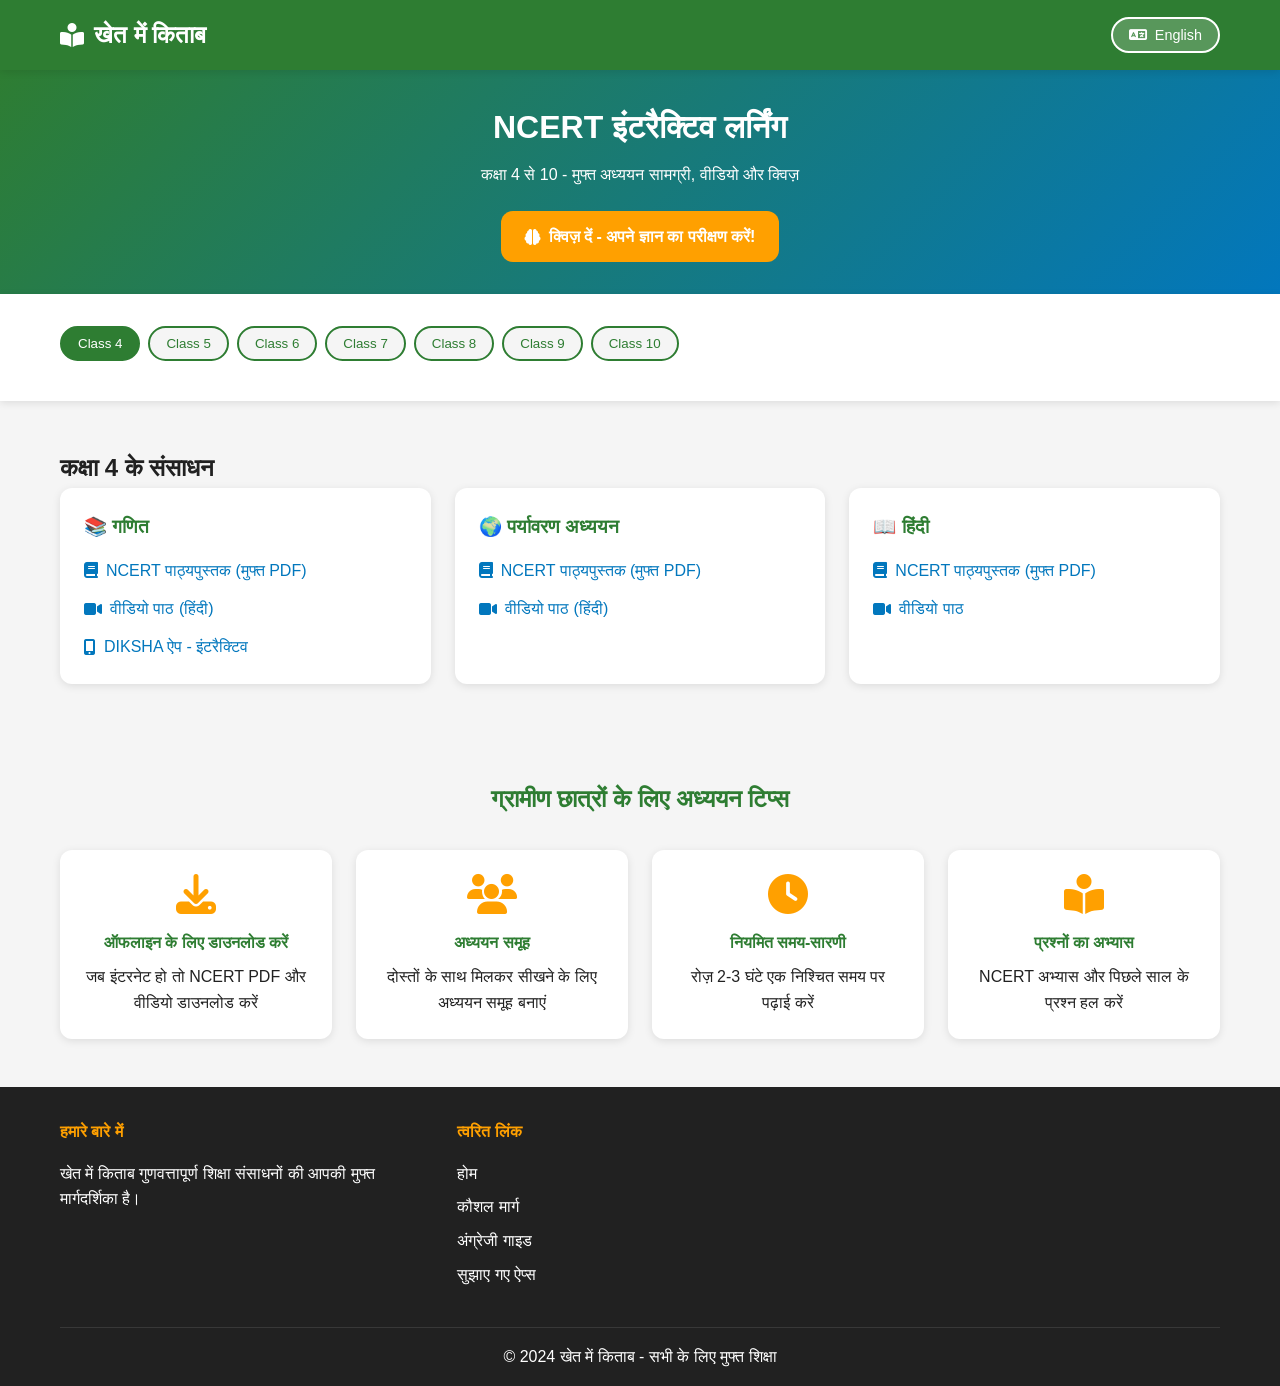
<file: ncert.html>
<!DOCTYPE html>
<html lang="hi">
<head>
    <meta charset="UTF-8">
    <meta name="viewport" content="width=device-width, initial-scale=1.0">
    <title data-en="NCERT Interactive Learning - KhetMeKitab" data-hi="NCERT इंटरैक्टिव लर्निंग - खेत में किताब">NCERT इंटरैक्टिव लर्निंग - खेत में किताब</title>
    <link rel="stylesheet" href="css/style.css">
    <link rel="stylesheet" href="https://cdnjs.cloudflare.com/ajax/libs/font-awesome/6.4.0/css/all.min.css">
</head>
<body>
    <header>
        <nav class="navbar">
            <div class="container">
                <div class="nav-brand">
                    <a href="index.html"><i class="fas fa-book-reader"></i>
                    <span data-en="KhetMeKitab" data-hi="खेत में किताब">खेत में किताब</span></a>
                </div>
                <button class="lang-toggle" id="langToggle">
                    <i class="fas fa-language"></i>
                    <span id="langText">English</span>
                </button>
            </div>
        </nav>
    </header>

    <section class="page-header">
        <div class="container">
            <h1 data-en="NCERT Interactive Learning" data-hi="NCERT इंटरैक्टिव लर्निंग">NCERT इंटरैक्टिव लर्निंग</h1>
            <p data-en="Class 4 to 10 - Free study materials, videos, and quizzes" data-hi="कक्षा 4 से 10 - मुफ्त अध्ययन सामग्री, वीडियो और क्विज़">कक्षा 4 से 10 - मुफ्त अध्ययन सामग्री, वीडियो और क्विज़</p>
            <div style="margin-top: 1.5rem; text-align: center;">
                <a href="quiz.html" class="btn btn-primary" style="display: inline-flex; align-items: center; gap: 0.5rem;">
                    <i class="fas fa-brain"></i>
                    <span data-en="Take Quiz - Test Your Knowledge!" data-hi="क्विज़ दें - अपने ज्ञान का परीक्षण करें!">क्विज़ दें - अपने ज्ञान का परीक्षण करें!</span>
                </a>
            </div>
        </div>
    </section>

    <!-- Class Selection -->
    <section class="class-tabs">
        <div class="container">
            <div class="tab-buttons">
                <button class="tab-btn active" data-class="4">Class 4</button>
                <button class="tab-btn" data-class="5">Class 5</button>
                <button class="tab-btn" data-class="6">Class 6</button>
                <button class="tab-btn" data-class="7">Class 7</button>
                <button class="tab-btn" data-class="8">Class 8</button>
                <button class="tab-btn" data-class="9">Class 9</button>
                <button class="tab-btn" data-class="10">Class 10</button>
            </div>
        </div>
    </section>

    <!-- Class 4 -->
    <section id="class-4" class="class-content active">
        <div class="container">
            <h2 data-en="Class 4 Resources" data-hi="कक्षा 4 के संसाधन">कक्षा 4 के संसाधन</h2>
            <div class="subject-grid">
                <div class="subject-card">
                    <h3>📚 <span data-en="Mathematics" data-hi="गणित">गणित</span></h3>
                    <div class="resource-links">
                        <a href="https://ncert.nic.in/textbook.php?kemh1=0-14" target="_blank"><i class="fas fa-book"></i> <span data-en="NCERT Textbook (Free PDF)" data-hi="NCERT पाठ्यपुस्तक (मुफ्त PDF)">NCERT पाठ्यपुस्तक (मुफ्त PDF)</span></a>
                        <a href="https://www.youtube.com/results?search_query=class+4+maths+ncert+hindi" target="_blank"><i class="fas fa-video"></i> <span data-en="Video Lessons (Hindi)" data-hi="वीडियो पाठ (हिंदी)">वीडियो पाठ (हिंदी)</span></a>
                        <a href="https://diksha.gov.in/" target="_blank"><i class="fas fa-mobile-alt"></i> <span data-en="DIKSHA App - Interactive" data-hi="DIKSHA ऐप - इंटरैक्टिव">DIKSHA ऐप - इंटरैक्टिव</span></a>
                    </div>
                </div>
                <div class="subject-card">
                    <h3>🌍 <span data-en="Environmental Studies" data-hi="पर्यावरण अध्ययन">पर्यावरण अध्ययन</span></h3>
                    <div class="resource-links">
                        <a href="https://ncert.nic.in/textbook.php?eess1=0-16" target="_blank"><i class="fas fa-book"></i> <span data-en="NCERT Textbook (Free PDF)" data-hi="NCERT पाठ्यपुस्तक (मुफ्त PDF)">NCERT पाठ्यपुस्तक (मुफ्त PDF)</span></a>
                        <a href="https://www.youtube.com/results?search_query=class+4+evs+ncert+hindi" target="_blank"><i class="fas fa-video"></i> <span data-en="Video Lessons (Hindi)" data-hi="वीडियो पाठ (हिंदी)">वीडियो पाठ (हिंदी)</span></a>
                    </div>
                </div>
                <div class="subject-card">
                    <h3>📖 <span data-en="Hindi" data-hi="हिंदी">हिंदी</span></h3>
                    <div class="resource-links">
                        <a href="https://ncert.nic.in/textbook.php?dhhs1=0-13" target="_blank"><i class="fas fa-book"></i> <span data-en="NCERT Textbook (Free PDF)" data-hi="NCERT पाठ्यपुस्तक (मुफ्त PDF)">NCERT पाठ्यपुस्तक (मुफ्त PDF)</span></a>
                        <a href="https://www.youtube.com/results?search_query=class+4+hindi+ncert" target="_blank"><i class="fas fa-video"></i> <span data-en="Video Lessons" data-hi="वीडियो पाठ">वीडियो पाठ</span></a>
                    </div>
                </div>
            </div>
        </div>
    </section>

    <!-- Class 5 -->
    <section id="class-5" class="class-content">
        <div class="container">
            <h2 data-en="Class 5 Resources" data-hi="कक्षा 5 के संसाधन">कक्षा 5 के संसाधन</h2>
            <div class="subject-grid">
                <div class="subject-card">
                    <h3>📚 <span data-en="Mathematics" data-hi="गणित">गणित</span></h3>
                    <div class="resource-links">
                        <a href="https://ncert.nic.in/textbook.php?femh1=0-15" target="_blank"><i class="fas fa-book"></i> <span data-en="NCERT Textbook (Free PDF)" data-hi="NCERT पाठ्यपुस्तक (मुफ्त PDF)">NCERT पाठ्यपुस्तक (मुफ्त PDF)</span></a>
                        <a href="https://www.youtube.com/results?search_query=class+5+maths+ncert+hindi" target="_blank"><i class="fas fa-video"></i> <span data-en="Video Lessons (Hindi)" data-hi="वीडियो पाठ (हिंदी)">वीडियो पाठ (हिंदी)</span></a>
                        <a href="https://diksha.gov.in/" target="_blank"><i class="fas fa-mobile-alt"></i> <span data-en="DIKSHA App" data-hi="DIKSHA ऐप">DIKSHA ऐप</span></a>
                    </div>
                </div>
                <div class="subject-card">
                    <h3>🌍 <span data-en="Environmental Studies" data-hi="पर्यावरण अध्ययन">पर्यावरण अध्ययन</span></h3>
                    <div class="resource-links">
                        <a href="https://ncert.nic.in/textbook.php?feep1=0-17" target="_blank"><i class="fas fa-book"></i> <span data-en="NCERT Textbook (Free PDF)" data-hi="NCERT पाठ्यपुस्तक (मुफ्त PDF)">NCERT पाठ्यपुस्तक (मुफ्त PDF)</span></a>
                        <a href="https://www.youtube.com/results?search_query=class+5+evs+ncert+hindi" target="_blank"><i class="fas fa-video"></i> <span data-en="Video Lessons (Hindi)" data-hi="वीडियो पाठ (हिंदी)">वीडियो पाठ (हिंदी)</span></a>
                    </div>
                </div>
                <div class="subject-card">
                    <h3>📖 <span data-en="Hindi" data-hi="हिंदी">हिंदी</span></h3>
                    <div class="resource-links">
                        <a href="https://ncert.nic.in/textbook.php?ehhs1=0-14" target="_blank"><i class="fas fa-book"></i> <span data-en="NCERT Textbook (Free PDF)" data-hi="NCERT पाठ्यपुस्तक (मुफ्त PDF)">NCERT पाठ्यपुस्तक (मुफ्त PDF)</span></a>
                        <a href="https://www.youtube.com/results?search_query=class+5+hindi+ncert" target="_blank"><i class="fas fa-video"></i> <span data-en="Video Lessons" data-hi="वीडियो पाठ">वीडियो पाठ</span></a>
                    </div>
                </div>
            </div>
        </div>
    </section>

    <!-- Class 6 -->
    <section id="class-6" class="class-content">
        <div class="container">
            <h2 data-en="Class 6 Resources" data-hi="कक्षा 6 के संसाधन">कक्षा 6 के संसाधन</h2>
            <div class="subject-grid">
                <div class="subject-card">
                    <h3>📚 <span data-en="Mathematics" data-hi="गणित">गणित</span></h3>
                    <div class="resource-links">
                        <a href="https://ncert.nic.in/textbook.php?femh1=0-8" target="_blank"><i class="fas fa-book"></i> <span data-en="NCERT Textbook (Free PDF)" data-hi="NCERT पाठ्यपुस्तक (मुफ्त PDF)">NCERT पाठ्यपुस्तक (मुफ्त PDF)</span></a>
                        <a href="https://www.youtube.com/results?search_query=class+6+maths+ncert+hindi" target="_blank"><i class="fas fa-video"></i> <span data-en="Video Lessons (Hindi)" data-hi="वीडियो पाठ (हिंदी)">वीडियो पाठ (हिंदी)</span></a>
                        <a href="https://www.youtube.com/@MagnetBrainsEducation" target="_blank"><i class="fas fa-youtube"></i> <span data-en="Magnet Brains Channel" data-hi="मैग्नेट ब्रेन्स चैनल">मैग्नेट ब्रेन्स चैनल</span></a>
                    </div>
                </div>
                <div class="subject-card">
                    <h3>🔬 <span data-en="Science" data-hi="विज्ञान">विज्ञान</span></h3>
                    <div class="resource-links">
                        <a href="https://ncert.nic.in/textbook.php?fesc1=0-8" target="_blank"><i class="fas fa-book"></i> <span data-en="NCERT Textbook (Free PDF)" data-hi="NCERT पाठ्यपुस्तक (मुफ्त PDF)">NCERT पाठ्यपुस्तक (मुफ्त PDF)</span></a>
                        <a href="https://www.youtube.com/results?search_query=class+6+science+ncert+hindi" target="_blank"><i class="fas fa-video"></i> <span data-en="Video Lessons (Hindi)" data-hi="वीडियो पाठ (हिंदी)">वीडियो पाठ (हिंदी)</span></a>
                    </div>
                </div>
                <div class="subject-card">
                    <h3>🏛️ <span data-en="Social Science" data-hi="सामाजिक विज्ञान">सामाजिक विज्ञान</span></h3>
                    <div class="resource-links">
                        <a href="https://ncert.nic.in/textbook.php?fess1=0-7" target="_blank"><i class="fas fa-book"></i> <span data-en="History (Free PDF)" data-hi="इतिहास (मुफ्त PDF)">इतिहास (मुफ्त PDF)</span></a>
                        <a href="https://www.youtube.com/results?search_query=class+6+sst+ncert+hindi" target="_blank"><i class="fas fa-video"></i> <span data-en="Video Lessons (Hindi)" data-hi="वीडियो पाठ (हिंदी)">वीडियो पाठ (हिंदी)</span></a>
                    </div>
                </div>
            </div>
        </div>
    </section>

    <!-- Class 7 -->
    <section id="class-7" class="class-content">
        <div class="container">
            <h2 data-en="Class 7 Resources" data-hi="कक्षा 7 के संसाधन">कक्षा 7 के संसाधन</h2>
            <div class="subject-grid">
                <div class="subject-card">
                    <h3>📚 <span data-en="Mathematics" data-hi="गणित">गणित</span></h3>
                    <div class="resource-links">
                        <a href="https://ncert.nic.in/textbook.php?gemh1=0-8" target="_blank"><i class="fas fa-book"></i> <span data-en="NCERT Textbook (Free PDF)" data-hi="NCERT पाठ्यपुस्तक (मुफ्त PDF)">NCERT पाठ्यपुस्तक (मुफ्त PDF)</span></a>
                        <a href="https://www.youtube.com/results?search_query=class+7+maths+ncert+hindi" target="_blank"><i class="fas fa-video"></i> <span data-en="Video Lessons (Hindi)" data-hi="वीडियो पाठ (हिंदी)">वीडियो पाठ (हिंदी)</span></a>
                    </div>
                </div>
                <div class="subject-card">
                    <h3>🔬 <span data-en="Science" data-hi="विज्ञान">विज्ञान</span></h3>
                    <div class="resource-links">
                        <a href="https://ncert.nic.in/textbook.php?gesc1=0-8" target="_blank"><i class="fas fa-book"></i> <span data-en="NCERT Textbook (Free PDF)" data-hi="NCERT पाठ्यपुस्तक (मुफ्त PDF)">NCERT पाठ्यपुस्तक (मुफ्त PDF)</span></a>
                        <a href="https://www.youtube.com/results?search_query=class+7+science+ncert+hindi" target="_blank"><i class="fas fa-video"></i> <span data-en="Video Lessons (Hindi)" data-hi="वीडियो पाठ (हिंदी)">वीडियो पाठ (हिंदी)</span></a>
                    </div>
                </div>
                <div class="subject-card">
                    <h3>🏛️ <span data-en="Social Science" data-hi="सामाजिक विज्ञान">सामाजिक विज्ञान</span></h3>
                    <div class="resource-links">
                        <a href="https://ncert.nic.in/textbook.php?gess1=0-7" target="_blank"><i class="fas fa-book"></i> <span data-en="History (Free PDF)" data-hi="इतिहास (मुफ्त PDF)">इतिहास (मुफ्त PDF)</span></a>
                        <a href="https://www.youtube.com/results?search_query=class+7+sst+ncert+hindi" target="_blank"><i class="fas fa-video"></i> <span data-en="Video Lessons (Hindi)" data-hi="वीडियो पाठ (हिंदी)">वीडियो पाठ (हिंदी)</span></a>
                    </div>
                </div>
            </div>
        </div>
    </section>

    <!-- Class 8 -->
    <section id="class-8" class="class-content">
        <div class="container">
            <h2 data-en="Class 8 Resources" data-hi="कक्षा 8 के संसाधन">कक्षा 8 के संसाधन</h2>
            <div class="subject-grid">
                <div class="subject-card">
                    <h3>📚 <span data-en="Mathematics" data-hi="गणित">गणित</span></h3>
                    <div class="resource-links">
                        <a href="https://ncert.nic.in/textbook.php?hemh1=0-9" target="_blank"><i class="fas fa-book"></i> <span data-en="NCERT Textbook (Free PDF)" data-hi="NCERT पाठ्यपुस्तक (मुफ्त PDF)">NCERT पाठ्यपुस्तक (मुफ्त PDF)</span></a>
                        <a href="https://www.youtube.com/results?search_query=class+8+maths+ncert+hindi" target="_blank"><i class="fas fa-video"></i> <span data-en="Video Lessons (Hindi)" data-hi="वीडियो पाठ (हिंदी)">वीडियो पाठ (हिंदी)</span></a>
                    </div>
                </div>
                <div class="subject-card">
                    <h3>🔬 <span data-en="Science" data-hi="विज्ञान">विज्ञान</span></h3>
                    <div class="resource-links">
                        <a href="https://ncert.nic.in/textbook.php?hesc1=0-9" target="_blank"><i class="fas fa-book"></i> <span data-en="NCERT Textbook (Free PDF)" data-hi="NCERT पाठ्यपुस्तक (मुफ्त PDF)">NCERT पाठ्यपुस्तक (मुफ्त PDF)</span></a>
                        <a href="https://www.youtube.com/results?search_query=class+8+science+ncert+hindi" target="_blank"><i class="fas fa-video"></i> <span data-en="Video Lessons (Hindi)" data-hi="वीडियो पाठ (हिंदी)">वीडियो पाठ (हिंदी)</span></a>
                    </div>
                </div>
                <div class="subject-card">
                    <h3>🏛️ <span data-en="Social Science" data-hi="सामाजिक विज्ञान">सामाजिक विज्ञान</span></h3>
                    <div class="resource-links">
                        <a href="https://ncert.nic.in/textbook.php?hess1=0-8" target="_blank"><i class="fas fa-book"></i> <span data-en="History (Free PDF)" data-hi="इतिहास (मुफ्त PDF)">इतिहास (मुफ्त PDF)</span></a>
                        <a href="https://www.youtube.com/results?search_query=class+8+sst+ncert+hindi" target="_blank"><i class="fas fa-video"></i> <span data-en="Video Lessons (Hindi)" data-hi="वीडियो पाठ (हिंदी)">वीडियो पाठ (हिंदी)</span></a>
                    </div>
                </div>
            </div>
        </div>
    </section>

    <!-- Class 9 -->
    <section id="class-9" class="class-content">
        <div class="container">
            <h2 data-en="Class 9 Resources" data-hi="कक्षा 9 के संसाधन">कक्षा 9 के संसाधन</h2>
            <div class="subject-grid">
                <div class="subject-card">
                    <h3>📚 <span data-en="Mathematics" data-hi="गणित">गणित</span></h3>
                    <div class="resource-links">
                        <a href="https://ncert.nic.in/textbook.php?iemh1=0-12" target="_blank"><i class="fas fa-book"></i> <span data-en="NCERT Textbook (Free PDF)" data-hi="NCERT पाठ्यपुस्तक (मुफ्त PDF)">NCERT पाठ्यपुस्तक (मुफ्त PDF)</span></a>
                        <a href="https://www.youtube.com/results?search_query=class+9+maths+ncert+hindi" target="_blank"><i class="fas fa-video"></i> <span data-en="Video Lessons (Hindi)" data-hi="वीडियो पाठ (हिंदी)">वीडियो पाठ (हिंदी)</span></a>
                        <a href="https://www.meritnation.com/cbse-class-9" target="_blank"><i class="fas fa-graduation-cap"></i> <span data-en="Practice Questions" data-hi="अभ्यास प्रश्न">अभ्यास प्रश्न</span></a>
                    </div>
                </div>
                <div class="subject-card">
                    <h3>🔬 <span data-en="Science" data-hi="विज्ञान">विज्ञान</span></h3>
                    <div class="resource-links">
                        <a href="https://ncert.nic.in/textbook.php?iesc1=0-10" target="_blank"><i class="fas fa-book"></i> <span data-en="NCERT Textbook (Free PDF)" data-hi="NCERT पाठ्यपुस्तक (मुफ्त PDF)">NCERT पाठ्यपुस्तक (मुफ्त PDF)</span></a>
                        <a href="https://www.youtube.com/results?search_query=class+9+science+ncert+hindi" target="_blank"><i class="fas fa-video"></i> <span data-en="Video Lessons (Hindi)" data-hi="वीडियो पाठ (हिंदी)">वीडियो पाठ (हिंदी)</span></a>
                    </div>
                </div>
                <div class="subject-card">
                    <h3>🏛️ <span data-en="Social Science" data-hi="सामाजिक विज्ञान">सामाजिक विज्ञान</span></h3>
                    <div class="resource-links">
                        <a href="https://ncert.nic.in/textbook.php?iess1=0-8" target="_blank"><i class="fas fa-book"></i> <span data-en="History (Free PDF)" data-hi="इतिहास (मुफ्त PDF)">इतिहास (मुफ्त PDF)</span></a>
                        <a href="https://www.youtube.com/results?search_query=class+9+sst+ncert+hindi" target="_blank"><i class="fas fa-video"></i> <span data-en="Video Lessons (Hindi)" data-hi="वीडियो पाठ (हिंदी)">वीडियो पाठ (हिंदी)</span></a>
                    </div>
                </div>
            </div>
        </div>
    </section>

    <!-- Class 10 -->
    <section id="class-10" class="class-content">
        <div class="container">
            <h2 data-en="Class 10 Resources" data-hi="कक्षा 10 के संसाधन">कक्षा 10 के संसाधन</h2>
            <div class="subject-grid">
                <div class="subject-card">
                    <h3>📚 <span data-en="Mathematics" data-hi="गणित">गणित</span></h3>
                    <div class="resource-links">
                        <a href="https://ncert.nic.in/textbook.php?jemh1=0-15" target="_blank"><i class="fas fa-book"></i> <span data-en="NCERT Textbook (Free PDF)" data-hi="NCERT पाठ्यपुस्तक (मुफ्त PDF)">NCERT पाठ्यपुस्तक (मुफ्त PDF)</span></a>
                        <a href="https://www.youtube.com/results?search_query=class+10+maths+ncert+hindi" target="_blank"><i class="fas fa-video"></i> <span data-en="Video Lessons (Hindi)" data-hi="वीडियो पाठ (हिंदी)">वीडियो पाठ (हिंदी)</span></a>
                        <a href="https://www.toppr.com/bytes/cbse-class-10-maths/" target="_blank"><i class="fas fa-book-open"></i> <span data-en="Practice & Tests" data-hi="अभ्यास और टेस्ट">अभ्यास और टेस्ट</span></a>
                    </div>
                </div>
                <div class="subject-card">
                    <h3>🔬 <span data-en="Science" data-hi="विज्ञान">विज्ञान</span></h3>
                    <div class="resource-links">
                        <a href="https://ncert.nic.in/textbook.php?jesc1=0-15" target="_blank"><i class="fas fa-book"></i> <span data-en="NCERT Textbook (Free PDF)" data-hi="NCERT पाठ्यपुस्तक (मुफ्त PDF)">NCERT पाठ्यपुस्तक (मुफ्त PDF)</span></a>
                        <a href="https://www.youtube.com/results?search_query=class+10+science+ncert+hindi" target="_blank"><i class="fas fa-video"></i> <span data-en="Video Lessons (Hindi)" data-hi="वीडियो पाठ (हिंदी)">वीडियो पाठ (हिंदी)</span></a>
                    </div>
                </div>
                <div class="subject-card">
                    <h3>🏛️ <span data-en="Social Science" data-hi="सामाजिक विज्ञान">सामाजिक विज्ञान</span></h3>
                    <div class="resource-links">
                        <a href="https://ncert.nic.in/textbook.php?jess1=0-10" target="_blank"><i class="fas fa-book"></i> <span data-en="History (Free PDF)" data-hi="इतिहास (मुफ्त PDF)">इतिहास (मुफ्त PDF)</span></a>
                        <a href="https://www.youtube.com/results?search_query=class+10+sst+ncert+hindi" target="_blank"><i class="fas fa-video"></i> <span data-en="Video Lessons (Hindi)" data-hi="वीडियो पाठ (हिंदी)">वीडियो पाठ (हिंदी)</span></a>
                    </div>
                </div>
            </div>

            <div class="exam-prep">
                <h3 data-en="Board Exam Preparation" data-hi="बोर्ड परीक्षा की तैयारी">बोर्ड परीक्षा की तैयारी</h3>
                <div class="prep-links">
                    <a href="https://www.youtube.com/results?search_query=class+10+board+exam+tips+hindi" target="_blank"><i class="fas fa-lightbulb"></i> <span data-en="Exam Tips & Strategy" data-hi="परीक्षा टिप्स और रणनीति">परीक्षा टिप्स और रणनीति</span></a>
                    <a href="https://www.examfear.com/u/AnkitMishra/sets/CBSE-Class-10" target="_blank"><i class="fas fa-file-alt"></i> <span data-en="Previous Year Papers" data-hi="पिछले वर्ष के पेपर">पिछले वर्ष के पेपर</span></a>
                </div>
            </div>
        </div>
    </section>

    <!-- Study Tips -->
    <section class="study-tips">
        <div class="container">
            <h2 data-en="Study Tips for Rural Students" data-hi="ग्रामीण छात्रों के लिए अध्ययन टिप्स">ग्रामीण छात्रों के लिए अध्ययन टिप्स</h2>
            <div class="tips-grid">
                <div class="tip-card">
                    <i class="fas fa-download"></i>
                    <h4 data-en="Download for Offline" data-hi="ऑफलाइन के लिए डाउनलोड करें">ऑफलाइन के लिए डाउनलोड करें</h4>
                    <p data-en="Download NCERT PDFs and videos when you have internet" data-hi="जब इंटरनेट हो तो NCERT PDF और वीडियो डाउनलोड करें">जब इंटरनेट हो तो NCERT PDF और वीडियो डाउनलोड करें</p>
                </div>
                <div class="tip-card">
                    <i class="fas fa-users"></i>
                    <h4 data-en="Study Groups" data-hi="अध्ययन समूह">अध्ययन समूह</h4>
                    <p data-en="Form study groups with friends to learn together" data-hi="दोस्तों के साथ मिलकर सीखने के लिए अध्ययन समूह बनाएं">दोस्तों के साथ मिलकर सीखने के लिए अध्ययन समूह बनाएं</p>
                </div>
                <div class="tip-card">
                    <i class="fas fa-clock"></i>
                    <h4 data-en="Regular Schedule" data-hi="नियमित समय-सारणी">नियमित समय-सारणी</h4>
                    <p data-en="Study daily for 2-3 hours at a fixed time" data-hi="रोज़ 2-3 घंटे एक निश्चित समय पर पढ़ाई करें">रोज़ 2-3 घंटे एक निश्चित समय पर पढ़ाई करें</p>
                </div>
                <div class="tip-card">
                    <i class="fas fa-book-reader"></i>
                    <h4 data-en="Practice Questions" data-hi="प्रश्नों का अभ्यास">प्रश्नों का अभ्यास</h4>
                    <p data-en="Solve NCERT exercises and previous year questions" data-hi="NCERT अभ्यास और पिछले साल के प्रश्न हल करें">NCERT अभ्यास और पिछले साल के प्रश्न हल करें</p>
                </div>
            </div>
        </div>
    </section>

    <footer>
        <div class="container">
            <div class="footer-content">
                <div class="footer-section">
                    <h4 data-en="About" data-hi="हमारे बारे में">हमारे बारे में</h4>
                    <p data-en="KhetMeKitab is your free guide to quality education resources." data-hi="खेत में किताब गुणवत्तापूर्ण शिक्षा संसाधनों की आपकी मुफ्त मार्गदर्शिका है।">खेत में किताब गुणवत्तापूर्ण शिक्षा संसाधनों की आपकी मुफ्त मार्गदर्शिका है।</p>
                </div>
                <div class="footer-section">
                    <h4 data-en="Quick Links" data-hi="त्वरित लिंक">त्वरित लिंक</h4>
                    <ul>
                        <li><a href="index.html" data-en="Home" data-hi="होम">होम</a></li>
                        <li><a href="skills.html" data-en="Skill Paths" data-hi="कौशल मार्ग">कौशल मार्ग</a></li>
                        <li><a href="english.html" data-en="English Guide" data-hi="अंग्रेजी गाइड">अंग्रेजी गाइड</a></li>
                        <li><a href="apps.html" data-en="Recommended Apps" data-hi="सुझाए गए ऐप्स">सुझाए गए ऐप्स</a></li>
                    </ul>
                </div>
            </div>
            <div class="footer-bottom">
                <p>&copy; 2024 <span data-en="KhetMeKitab - Free Education for All" data-hi="खेत में किताब - सभी के लिए मुफ्त शिक्षा">खेत में किताब - सभी के लिए मुफ्त शिक्षा</span></p>
            </div>
        </div>
    </footer>

    <script src="js/main.js"></script>
    <script src="js/ncert.js"></script>
</body>
</html>
</file>
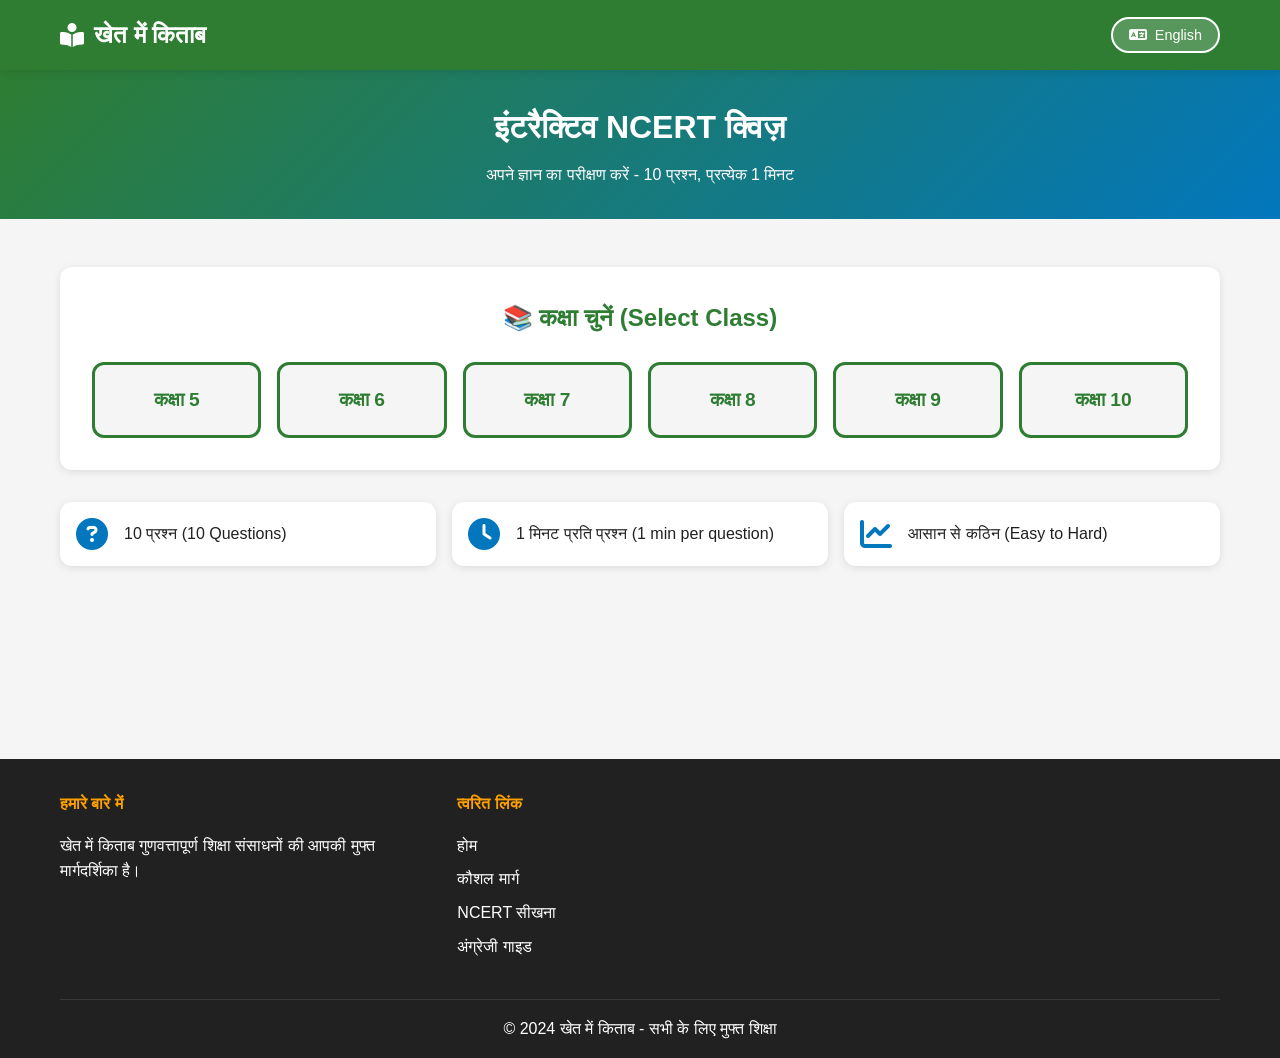
<file: quiz.html>
<!DOCTYPE html>
<html lang="hi">
<head>
    <meta charset="UTF-8">
    <meta name="viewport" content="width=device-width, initial-scale=1.0">
    <title data-en="NCERT Interactive Quiz - KhetMeKitab" data-hi="NCERT इंटरैक्टिव क्विज़ - खेत में किताब">NCERT इंटरैक्टिव क्विज़ - खेत में किताब</title>
    <link rel="stylesheet" href="css/style.css">
    <link rel="stylesheet" href="css/quiz.css">
    <link rel="stylesheet" href="https://cdnjs.cloudflare.com/ajax/libs/font-awesome/6.4.0/css/all.min.css">
</head>
<body>
    <header>
        <nav class="navbar">
            <div class="container">
                <div class="nav-brand">
                    <a href="index.html"><i class="fas fa-book-reader"></i>
                    <span data-en="KhetMeKitab" data-hi="खेत में किताब">खेत में किताब</span></a>
                </div>
                <button class="lang-toggle" id="langToggle">
                    <i class="fas fa-language"></i>
                    <span id="langText">English</span>
                </button>
            </div>
        </nav>
    </header>

    <section class="page-header">
        <div class="container">
            <h1 data-en="Interactive NCERT Quiz" data-hi="इंटरैक्टिव NCERT क्विज़">इंटरैक्टिव NCERT क्विज़</h1>
            <p data-en="Test your knowledge - 10 questions, 1 minute each" data-hi="अपने ज्ञान का परीक्षण करें - 10 प्रश्न, प्रत्येक 1 मिनट">अपने ज्ञान का परीक्षण करें - 10 प्रश्न, प्रत्येक 1 मिनट</p>
        </div>
    </section>

    <!-- Quiz Selection Screen -->
    <section id="quiz-selection" class="quiz-selection">
        <div class="container">
            <div class="selection-card">
                <h2>📚 कक्षा चुनें (Select Class)</h2>
                <div class="class-selection">
                    <button class="class-btn" data-class="5">कक्षा 5</button>
                    <button class="class-btn" data-class="6">कक्षा 6</button>
                    <button class="class-btn" data-class="7">कक्षा 7</button>
                    <button class="class-btn" data-class="8">कक्षा 8</button>
                    <button class="class-btn" data-class="9">कक्षा 9</button>
                    <button class="class-btn" data-class="10">कक्षा 10</button>
                </div>
            </div>

            <div class="selection-card" id="subject-card" style="display: none;">
                <h2>📖 विषय चुनें (Select Subject)</h2>
                <div class="subject-selection">
                    <button class="subject-btn" data-subject="science">
                        <i class="fas fa-flask"></i>
                        <span>विज्ञान (Science)</span>
                    </button>
                    <button class="subject-btn" data-subject="social">
                        <i class="fas fa-globe"></i>
                        <span>सामाजिक विज्ञान (Social Science)</span>
                    </button>
                    <button class="subject-btn" data-subject="math">
                        <i class="fas fa-calculator"></i>
                        <span>गणित (Math)</span>
                    </button>
                </div>
            </div>

            <div class="quiz-info">
                <div class="info-item">
                    <i class="fas fa-question-circle"></i>
                    <span>10 प्रश्न (10 Questions)</span>
                </div>
                <div class="info-item">
                    <i class="fas fa-clock"></i>
                    <span>1 मिनट प्रति प्रश्न (1 min per question)</span>
                </div>
                <div class="info-item">
                    <i class="fas fa-chart-line"></i>
                    <span>आसान से कठिन (Easy to Hard)</span>
                </div>
            </div>
        </div>
    </section>

    <!-- Quiz Screen -->
    <section id="quiz-screen" class="quiz-screen" style="display: none;">
        <div class="container">
            <!-- Quiz Header -->
            <div class="quiz-header">
                <div class="quiz-info-bar">
                    <div class="quiz-meta">
                        <span id="current-class"></span> | <span id="current-subject"></span>
                    </div>
                    <div class="quiz-progress">
                        <span>प्रश्न <span id="current-question">1</span> / 10</span>
                    </div>
                </div>
                <div class="timer-container">
                    <i class="fas fa-clock"></i>
                    <span id="timer">60</span> सेकंड
                    <div class="timer-bar">
                        <div id="timer-fill" class="timer-fill"></div>
                    </div>
                </div>
            </div>

            <!-- Question Container -->
            <div class="question-container">
                <h3 id="question-text" class="question-text"></h3>
                <div id="options-container" class="options-container"></div>
            </div>

            <!-- Navigation -->
            <div class="quiz-navigation">
                <button id="next-btn" class="btn btn-primary" style="display: none;">अगला प्रश्न (Next)</button>
                <button id="submit-quiz-btn" class="btn btn-primary" style="display: none;">परिणाम देखें (View Results)</button>
            </div>
        </div>
    </section>

    <!-- Results Screen -->
    <section id="results-screen" class="results-screen" style="display: none;">
        <div class="container">
            <div class="results-card">
                <div class="results-header">
                    <i class="fas fa-trophy"></i>
                    <h2>क्विज़ पूरी हुई! (Quiz Completed!)</h2>
                </div>

                <div class="score-display">
                    <div class="score-circle">
                        <div class="score-number">
                            <span id="score">0</span>/10
                        </div>
                        <div class="score-percentage">
                            <span id="percentage">0</span>%
                        </div>
                    </div>
                </div>

                <div class="results-stats">
                    <div class="stat-item correct">
                        <i class="fas fa-check-circle"></i>
                        <div>
                            <div class="stat-number" id="correct-count">0</div>
                            <div class="stat-label">सही (Correct)</div>
                        </div>
                    </div>
                    <div class="stat-item wrong">
                        <i class="fas fa-times-circle"></i>
                        <div>
                            <div class="stat-number" id="wrong-count">0</div>
                            <div class="stat-label">गलत (Wrong)</div>
                        </div>
                    </div>
                    <div class="stat-item skipped">
                        <i class="fas fa-forward"></i>
                        <div>
                            <div class="stat-number" id="skipped-count">0</div>
                            <div class="stat-label">छोड़े गए (Skipped)</div>
                        </div>
                    </div>
                </div>

                <div class="performance-message">
                    <h3 id="performance-title"></h3>
                    <p id="performance-message"></p>
                </div>

                <div class="answers-review">
                    <h3>📝 आपके जवाब (Your Answers)</h3>
                    <div id="answers-list"></div>
                </div>

                <div class="results-actions">
                    <button id="retry-btn" class="btn btn-primary">
                        <i class="fas fa-redo"></i> फिर से प्रयास करें (Retry)
                    </button>
                    <button id="new-quiz-btn" class="btn btn-secondary">
                        <i class="fas fa-home"></i> नई क्विज़ (New Quiz)
                    </button>
                </div>
            </div>
        </div>
    </section>

    <footer>
        <div class="container">
            <div class="footer-content">
                <div class="footer-section">
                    <h4 data-en="About" data-hi="हमारे बारे में">हमारे बारे में</h4>
                    <p data-en="KhetMeKitab is your free guide to quality education resources." data-hi="खेत में किताब गुणवत्तापूर्ण शिक्षा संसाधनों की आपकी मुफ्त मार्गदर्शिका है।">खेत में किताब गुणवत्तापूर्ण शिक्षा संसाधनों की आपकी मुफ्त मार्गदर्शिका है।</p>
                </div>
                <div class="footer-section">
                    <h4 data-en="Quick Links" data-hi="त्वरित लिंक">त्वरित लिंक</h4>
                    <ul>
                        <li><a href="index.html" data-en="Home" data-hi="होम">होम</a></li>
                        <li><a href="skills.html" data-en="Skill Paths" data-hi="कौशल मार्ग">कौशल मार्ग</a></li>
                        <li><a href="ncert.html" data-en="NCERT Learning" data-hi="NCERT सीखना">NCERT सीखना</a></li>
                        <li><a href="english.html" data-en="English Guide" data-hi="अंग्रेजी गाइड">अंग्रेजी गाइड</a></li>
                    </ul>
                </div>
            </div>
            <div class="footer-bottom">
                <p>&copy; 2024 <span data-en="KhetMeKitab - Free Education for All" data-hi="खेत में किताब - सभी के लिए मुफ्त शिक्षा">खेत में किताब - सभी के लिए मुफ्त शिक्षा</span></p>
            </div>
        </div>
    </footer>

    <script src="js/main.js"></script>
    <script src="js/quiz-data.js"></script>
    <script src="js/quiz.js"></script>
</body>
</html>
</file>
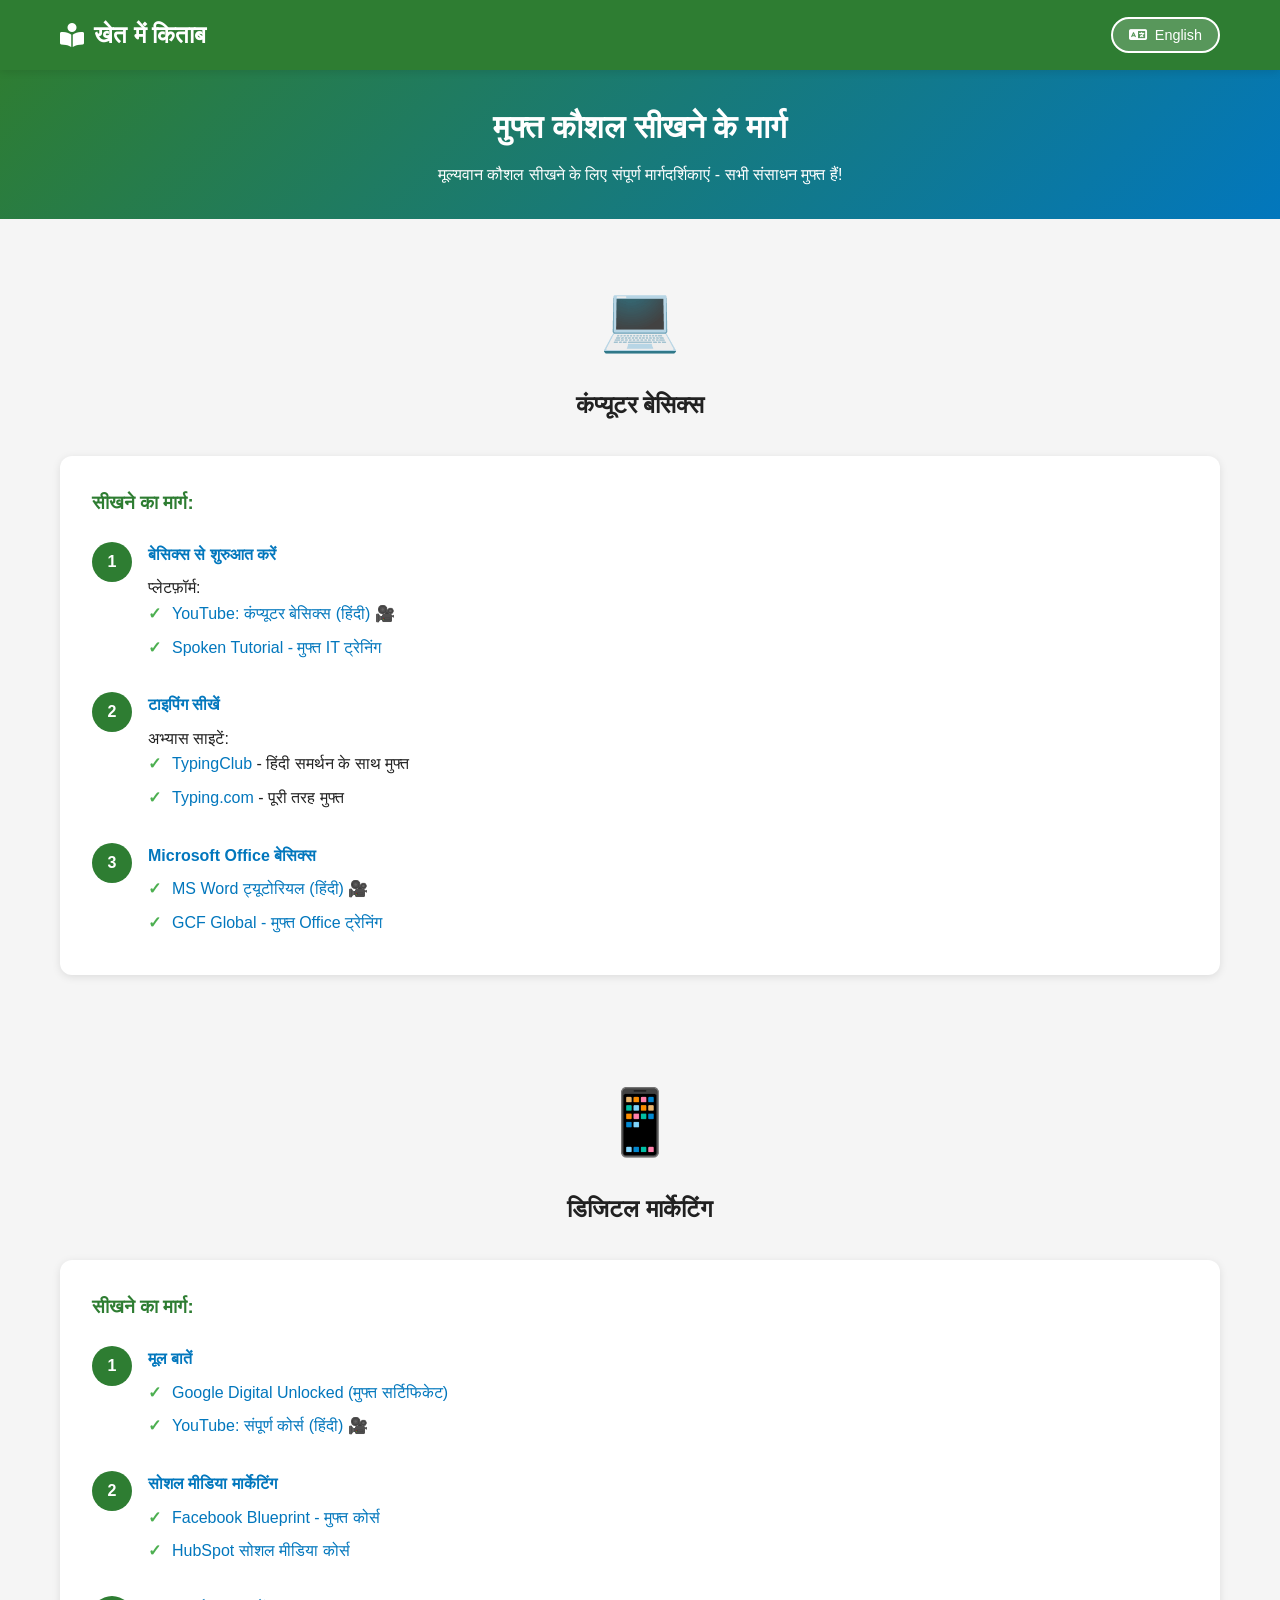
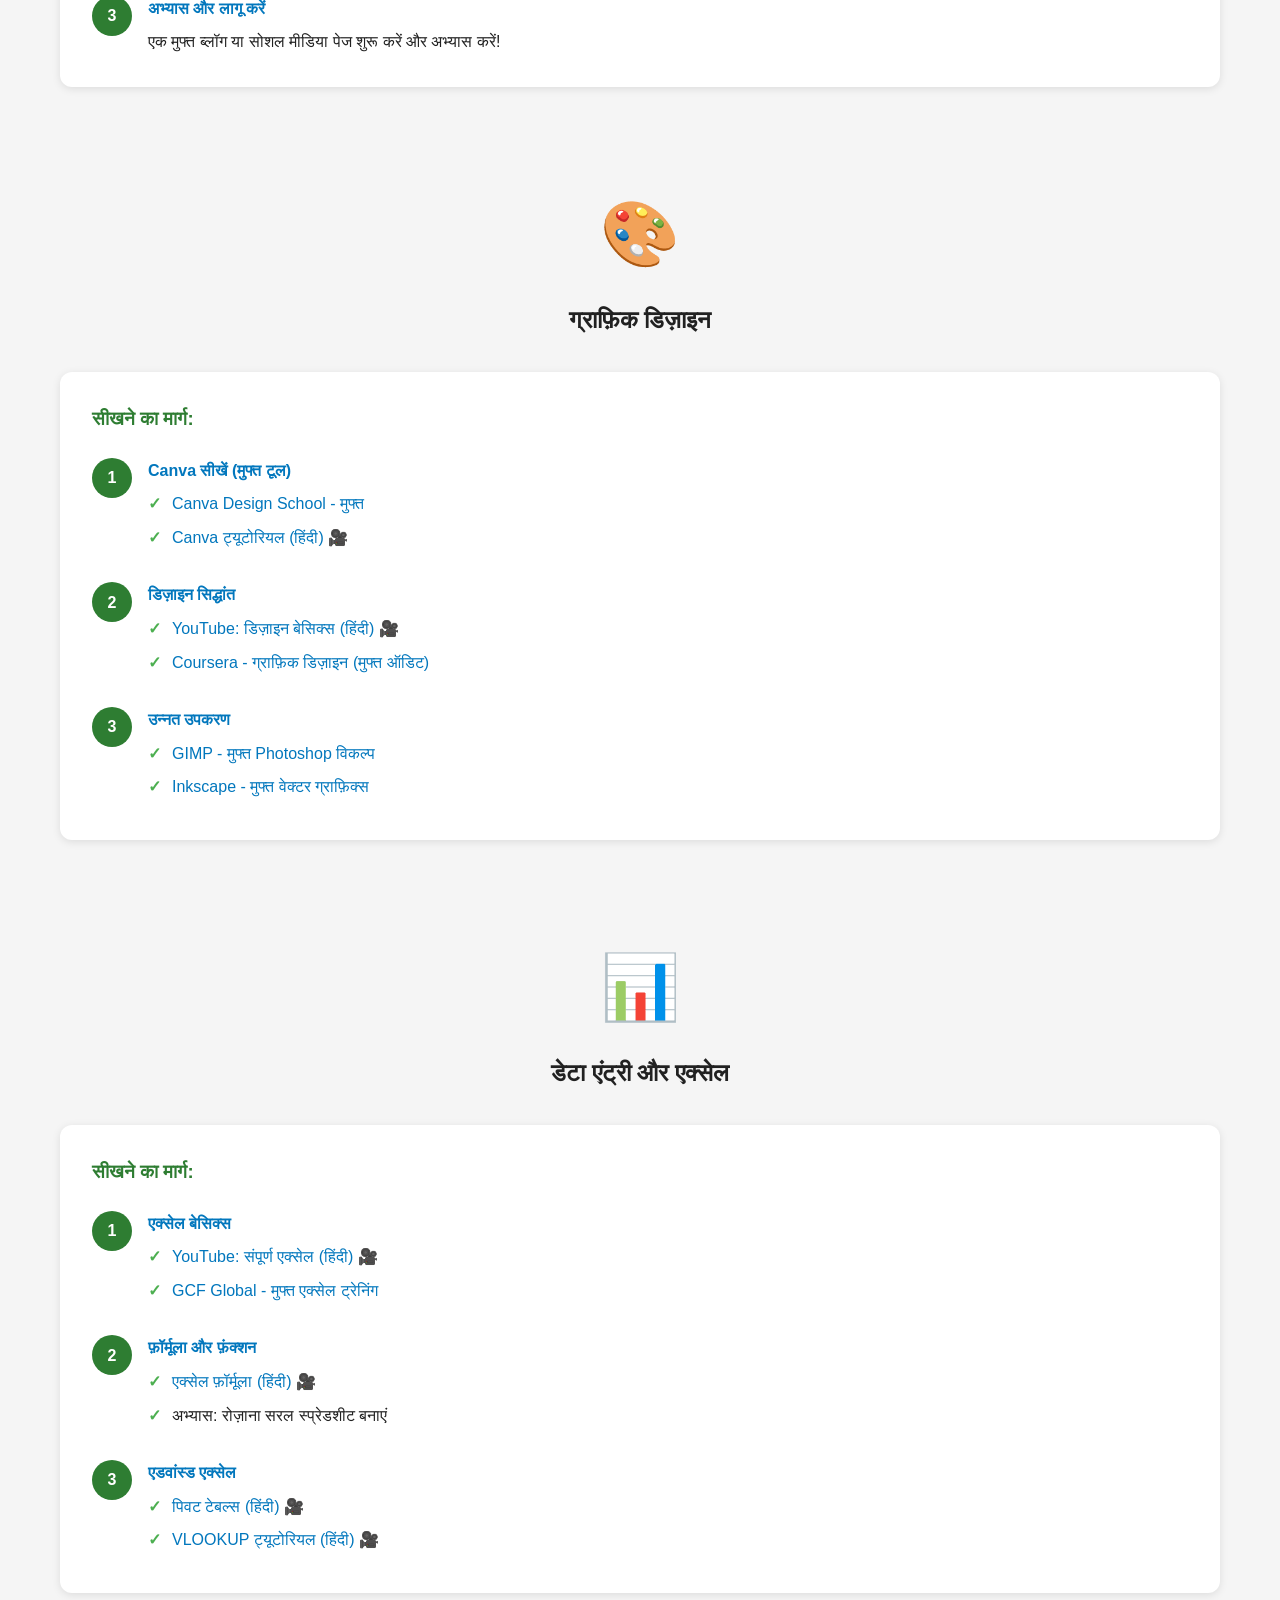
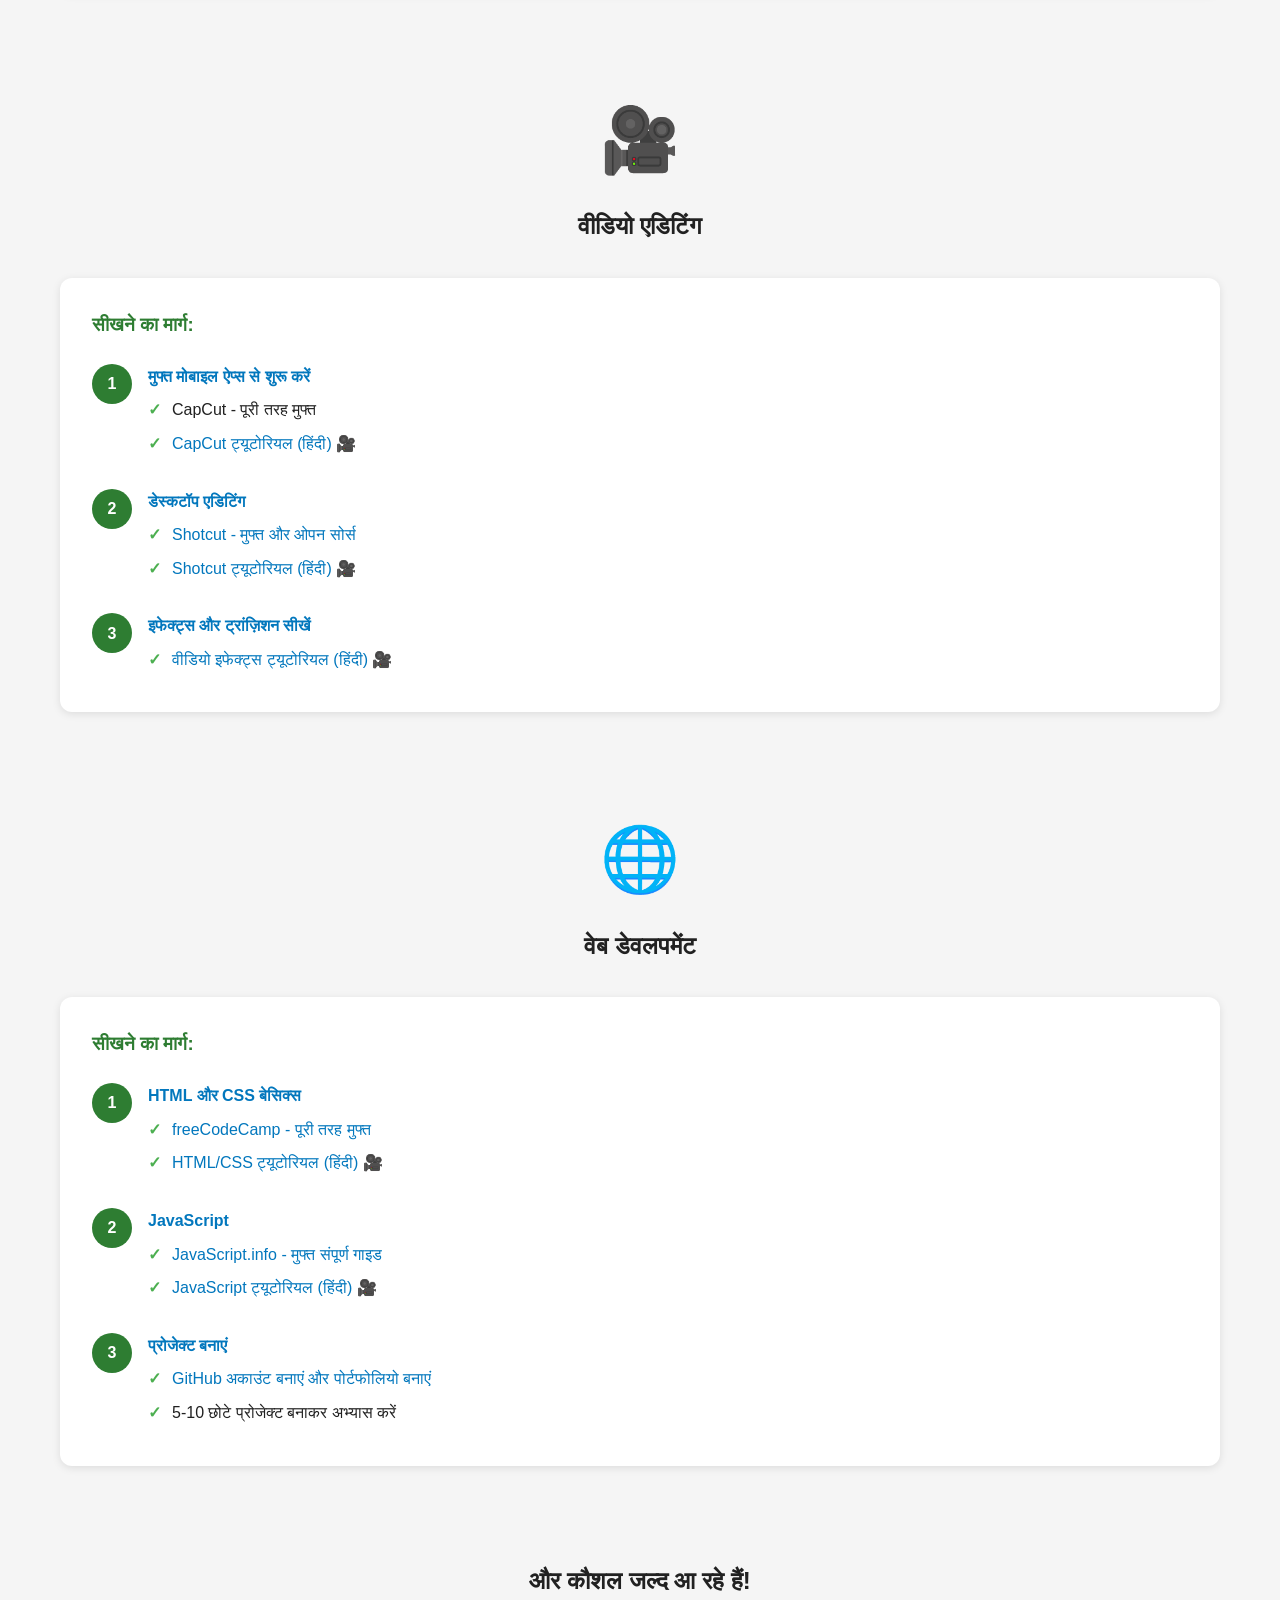
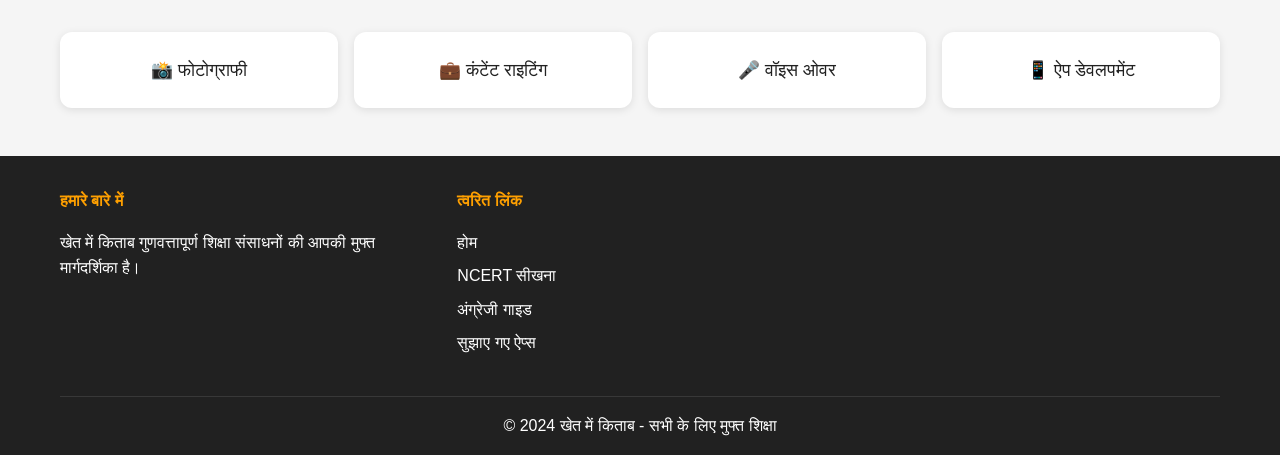
<file: skills.html>
<!DOCTYPE html>
<html lang="hi">
<head>
    <meta charset="UTF-8">
    <meta name="viewport" content="width=device-width, initial-scale=1.0">
    <title data-en="Free Skill Learning Paths - KhetMeKitab" data-hi="मुफ्त कौशल सीखने के मार्ग - खेत में किताब">मुफ्त कौशल सीखने के मार्ग - खेत में किताब</title>
    <link rel="stylesheet" href="css/style.css">
    <link rel="stylesheet" href="https://cdnjs.cloudflare.com/ajax/libs/font-awesome/6.4.0/css/all.min.css">
</head>
<body>
    <header>
        <nav class="navbar">
            <div class="container">
                <div class="nav-brand">
                    <a href="index.html"><i class="fas fa-book-reader"></i>
                    <span data-en="KhetMeKitab" data-hi="खेत में किताब">खेत में किताब</span></a>
                </div>
                <button class="lang-toggle" id="langToggle">
                    <i class="fas fa-language"></i>
                    <span id="langText">English</span>
                </button>
            </div>
        </nav>
    </header>

    <section class="page-header">
        <div class="container">
            <h1 data-en="Free Skill Learning Paths" data-hi="मुफ्त कौशल सीखने के मार्ग">मुफ्त कौशल सीखने के मार्ग</h1>
            <p data-en="Complete guides to learn valuable skills - all resources are FREE!" data-hi="मूल्यवान कौशल सीखने के लिए संपूर्ण मार्गदर्शिकाएं - सभी संसाधन मुफ्त हैं!">मूल्यवान कौशल सीखने के लिए संपूर्ण मार्गदर्शिकाएं - सभी संसाधन मुफ्त हैं!</p>
        </div>
    </section>

    <!-- Computer Basics -->
    <section id="computer" class="skill-detail">
        <div class="container">
            <div class="skill-header">
                <div class="skill-icon-large">💻</div>
                <h2 data-en="Computer Basics" data-hi="कंप्यूटर बेसिक्स">कंप्यूटर बेसिक्स</h2>
            </div>
            <div class="learning-path">
                <h3 data-en="Learning Path:" data-hi="सीखने का मार्ग:">सीखने का मार्ग:</h3>
                <div class="path-steps">
                    <div class="step">
                        <div class="step-number">1</div>
                        <div class="step-content">
                            <h4 data-en="Start with Basics" data-hi="बेसिक्स से शुरुआत करें">बेसिक्स से शुरुआत करें</h4>
                            <p data-en="Platform:" data-hi="प्लेटफ़ॉर्म:">प्लेटफ़ॉर्म:</p>
                            <ul>
                                <li><a href="https://www.youtube.com/watch?v=mVS8tkoG8UU" target="_blank" data-en="YouTube: Computer Basics (Hindi)" data-hi="YouTube: कंप्यूटर बेसिक्स (हिंदी)">YouTube: कंप्यूटर बेसिक्स (हिंदी)</a> 🎥</li>
                                <li><a href="https://spoken-tutorial.org/" target="_blank" data-en="Spoken Tutorial - Free IT Training" data-hi="Spoken Tutorial - मुफ्त IT ट्रेनिंग">Spoken Tutorial - मुफ्त IT ट्रेनिंग</a></li>
                            </ul>
                        </div>
                    </div>
                    <div class="step">
                        <div class="step-number">2</div>
                        <div class="step-content">
                            <h4 data-en="Learn Typing" data-hi="टाइपिंग सीखें">टाइपिंग सीखें</h4>
                            <p data-en="Practice Sites:" data-hi="अभ्यास साइटें:">अभ्यास साइटें:</p>
                            <ul>
                                <li><a href="https://www.typingclub.com/" target="_blank">TypingClub</a> - <span data-en="Free with Hindi support" data-hi="हिंदी समर्थन के साथ मुफ्त">हिंदी समर्थन के साथ मुफ्त</span></li>
                                <li><a href="https://www.typing.com/" target="_blank">Typing.com</a> - <span data-en="Completely free" data-hi="पूरी तरह मुफ्त">पूरी तरह मुफ्त</span></li>
                            </ul>
                        </div>
                    </div>
                    <div class="step">
                        <div class="step-number">3</div>
                        <div class="step-content">
                            <h4 data-en="Microsoft Office Basics" data-hi="Microsoft Office बेसिक्स">Microsoft Office बेसिक्स</h4>
                            <ul>
                                <li><a href="https://www.youtube.com/results?search_query=ms+word+tutorial+hindi" target="_blank" data-en="MS Word Tutorial (Hindi)" data-hi="MS Word ट्यूटोरियल (हिंदी)">MS Word ट्यूटोरियल (हिंदी)</a> 🎥</li>
                                <li><a href="https://edu.gcfglobal.org/en/subjects/office/" target="_blank" data-en="GCF Global - Free Office Training" data-hi="GCF Global - मुफ्त Office ट्रेनिंग">GCF Global - मुफ्त Office ट्रेनिंग</a></li>
                            </ul>
                        </div>
                    </div>
                </div>
            </div>
        </div>
    </section>

    <!-- Digital Marketing -->
    <section id="marketing" class="skill-detail alt-bg">
        <div class="container">
            <div class="skill-header">
                <div class="skill-icon-large">📱</div>
                <h2 data-en="Digital Marketing" data-hi="डिजिटल मार्केटिंग">डिजिटल मार्केटिंग</h2>
            </div>
            <div class="learning-path">
                <h3 data-en="Learning Path:" data-hi="सीखने का मार्ग:">सीखने का मार्ग:</h3>
                <div class="path-steps">
                    <div class="step">
                        <div class="step-number">1</div>
                        <div class="step-content">
                            <h4 data-en="Fundamentals" data-hi="मूल बातें">मूल बातें</h4>
                            <ul>
                                <li><a href="https://learndigital.withgoogle.com/digitalunlocked" target="_blank" data-en="Google Digital Unlocked (Free Certificate)" data-hi="Google Digital Unlocked (मुफ्त सर्टिफिकेट)">Google Digital Unlocked (मुफ्त सर्टिफिकेट)</a></li>
                                <li><a href="https://www.youtube.com/results?search_query=digital+marketing+course+hindi" target="_blank" data-en="YouTube: Complete Course (Hindi)" data-hi="YouTube: संपूर्ण कोर्स (हिंदी)">YouTube: संपूर्ण कोर्स (हिंदी)</a> 🎥</li>
                            </ul>
                        </div>
                    </div>
                    <div class="step">
                        <div class="step-number">2</div>
                        <div class="step-content">
                            <h4 data-en="Social Media Marketing" data-hi="सोशल मीडिया मार्केटिंग">सोशल मीडिया मार्केटिंग</h4>
                            <ul>
                                <li><a href="https://www.facebook.com/business/learn" target="_blank" data-en="Facebook Blueprint - Free Courses" data-hi="Facebook Blueprint - मुफ्त कोर्स">Facebook Blueprint - मुफ्त कोर्स</a></li>
                                <li><a href="https://www.hubspot.com/resources/courses/social-media" target="_blank" data-en="HubSpot Social Media Course" data-hi="HubSpot सोशल मीडिया कोर्स">HubSpot सोशल मीडिया कोर्स</a></li>
                            </ul>
                        </div>
                    </div>
                    <div class="step">
                        <div class="step-number">3</div>
                        <div class="step-content">
                            <h4 data-en="Practice & Implement" data-hi="अभ्यास और लागू करें">अभ्यास और लागू करें</h4>
                            <p data-en="Start a free blog or social media page and practice!" data-hi="एक मुफ्त ब्लॉग या सोशल मीडिया पेज शुरू करें और अभ्यास करें!">एक मुफ्त ब्लॉग या सोशल मीडिया पेज शुरू करें और अभ्यास करें!</p>
                        </div>
                    </div>
                </div>
            </div>
        </div>
    </section>

    <!-- Graphic Design -->
    <section id="design" class="skill-detail">
        <div class="container">
            <div class="skill-header">
                <div class="skill-icon-large">🎨</div>
                <h2 data-en="Graphic Design" data-hi="ग्राफ़िक डिज़ाइन">ग्राफ़िक डिज़ाइन</h2>
            </div>
            <div class="learning-path">
                <h3 data-en="Learning Path:" data-hi="सीखने का मार्ग:">सीखने का मार्ग:</h3>
                <div class="path-steps">
                    <div class="step">
                        <div class="step-number">1</div>
                        <div class="step-content">
                            <h4 data-en="Learn Canva (Free Tool)" data-hi="Canva सीखें (मुफ्त टूल)">Canva सीखें (मुफ्त टूल)</h4>
                            <ul>
                                <li><a href="https://www.canva.com/designschool/" target="_blank" data-en="Canva Design School - Free" data-hi="Canva Design School - मुफ्त">Canva Design School - मुफ्त</a></li>
                                <li><a href="https://www.youtube.com/results?search_query=canva+tutorial+hindi" target="_blank" data-en="Canva Tutorial (Hindi)" data-hi="Canva ट्यूटोरियल (हिंदी)">Canva ट्यूटोरियल (हिंदी)</a> 🎥</li>
                            </ul>
                        </div>
                    </div>
                    <div class="step">
                        <div class="step-number">2</div>
                        <div class="step-content">
                            <h4 data-en="Design Principles" data-hi="डिज़ाइन सिद्धांत">डिज़ाइन सिद्धांत</h4>
                            <ul>
                                <li><a href="https://www.youtube.com/results?search_query=graphic+design+basics+hindi" target="_blank" data-en="YouTube: Design Basics (Hindi)" data-hi="YouTube: डिज़ाइन बेसिक्स (हिंदी)">YouTube: डिज़ाइन बेसिक्स (हिंदी)</a> 🎥</li>
                                <li><a href="https://www.coursera.org/learn/fundamentals-of-graphic-design" target="_blank" data-en="Coursera - Graphic Design (Free Audit)" data-hi="Coursera - ग्राफ़िक डिज़ाइन (मुफ्त ऑडिट)">Coursera - ग्राफ़िक डिज़ाइन (मुफ्त ऑडिट)</a></li>
                            </ul>
                        </div>
                    </div>
                    <div class="step">
                        <div class="step-number">3</div>
                        <div class="step-content">
                            <h4 data-en="Advanced Tools" data-hi="उन्नत उपकरण">उन्नत उपकरण</h4>
                            <ul>
                                <li><a href="https://www.gimp.org/" target="_blank" data-en="GIMP - Free Photoshop Alternative" data-hi="GIMP - मुफ्त Photoshop विकल्प">GIMP - मुफ्त Photoshop विकल्प</a></li>
                                <li><a href="https://inkscape.org/" target="_blank" data-en="Inkscape - Free Vector Graphics" data-hi="Inkscape - मुफ्त वेक्टर ग्राफ़िक्स">Inkscape - मुफ्त वेक्टर ग्राफ़िक्स</a></li>
                            </ul>
                        </div>
                    </div>
                </div>
            </div>
        </div>
    </section>

    <!-- Data Entry & Excel -->
    <section id="excel" class="skill-detail alt-bg">
        <div class="container">
            <div class="skill-header">
                <div class="skill-icon-large">📊</div>
                <h2 data-en="Data Entry & Excel" data-hi="डेटा एंट्री और एक्सेल">डेटा एंट्री और एक्सेल</h2>
            </div>
            <div class="learning-path">
                <h3 data-en="Learning Path:" data-hi="सीखने का मार्ग:">सीखने का मार्ग:</h3>
                <div class="path-steps">
                    <div class="step">
                        <div class="step-number">1</div>
                        <div class="step-content">
                            <h4 data-en="Excel Basics" data-hi="एक्सेल बेसिक्स">एक्सेल बेसिक्स</h4>
                            <ul>
                                <li><a href="https://www.youtube.com/results?search_query=excel+tutorial+hindi+complete" target="_blank" data-en="YouTube: Complete Excel (Hindi)" data-hi="YouTube: संपूर्ण एक्सेल (हिंदी)">YouTube: संपूर्ण एक्सेल (हिंदी)</a> 🎥</li>
                                <li><a href="https://edu.gcfglobal.org/en/excel/" target="_blank" data-en="GCF Global - Free Excel Training" data-hi="GCF Global - मुफ्त एक्सेल ट्रेनिंग">GCF Global - मुफ्त एक्सेल ट्रेनिंग</a></li>
                            </ul>
                        </div>
                    </div>
                    <div class="step">
                        <div class="step-number">2</div>
                        <div class="step-content">
                            <h4 data-en="Formulas & Functions" data-hi="फ़ॉर्मूला और फ़ंक्शन">फ़ॉर्मूला और फ़ंक्शन</h4>
                            <ul>
                                <li><a href="https://www.youtube.com/results?search_query=excel+formulas+hindi" target="_blank" data-en="Excel Formulas (Hindi)" data-hi="एक्सेल फ़ॉर्मूला (हिंदी)">एक्सेल फ़ॉर्मूला (हिंदी)</a> 🎥</li>
                                <li><span data-en="Practice: Daily create simple spreadsheets" data-hi="अभ्यास: रोज़ाना सरल स्प्रेडशीट बनाएं">अभ्यास: रोज़ाना सरल स्प्रेडशीट बनाएं</span></li>
                            </ul>
                        </div>
                    </div>
                    <div class="step">
                        <div class="step-number">3</div>
                        <div class="step-content">
                            <h4 data-en="Advanced Excel" data-hi="एडवांस्ड एक्सेल">एडवांस्ड एक्सेल</h4>
                            <ul>
                                <li><a href="https://www.youtube.com/results?search_query=excel+pivot+table+hindi" target="_blank" data-en="Pivot Tables (Hindi)" data-hi="पिवट टेबल्स (हिंदी)">पिवट टेबल्स (हिंदी)</a> 🎥</li>
                                <li><a href="https://www.youtube.com/results?search_query=excel+vlookup+hindi" target="_blank" data-en="VLOOKUP Tutorial (Hindi)" data-hi="VLOOKUP ट्यूटोरियल (हिंदी)">VLOOKUP ट्यूटोरियल (हिंदी)</a> 🎥</li>
                            </ul>
                        </div>
                    </div>
                </div>
            </div>
        </div>
    </section>

    <!-- Video Editing -->
    <section id="video" class="skill-detail">
        <div class="container">
            <div class="skill-header">
                <div class="skill-icon-large">🎥</div>
                <h2 data-en="Video Editing" data-hi="वीडियो एडिटिंग">वीडियो एडिटिंग</h2>
            </div>
            <div class="learning-path">
                <h3 data-en="Learning Path:" data-hi="सीखने का मार्ग:">सीखने का मार्ग:</h3>
                <div class="path-steps">
                    <div class="step">
                        <div class="step-number">1</div>
                        <div class="step-content">
                            <h4 data-en="Start with Free Mobile Apps" data-hi="मुफ्त मोबाइल ऐप्स से शुरू करें">मुफ्त मोबाइल ऐप्स से शुरू करें</h4>
                            <ul>
                                <li><span data-en="CapCut - Completely Free" data-hi="CapCut - पूरी तरह मुफ्त">CapCut - पूरी तरह मुफ्त</span></li>
                                <li><a href="https://www.youtube.com/results?search_query=capcut+tutorial+hindi" target="_blank" data-en="CapCut Tutorial (Hindi)" data-hi="CapCut ट्यूटोरियल (हिंदी)">CapCut ट्यूटोरियल (हिंदी)</a> 🎥</li>
                            </ul>
                        </div>
                    </div>
                    <div class="step">
                        <div class="step-number">2</div>
                        <div class="step-content">
                            <h4 data-en="Desktop Editing" data-hi="डेस्कटॉप एडिटिंग">डेस्कटॉप एडिटिंग</h4>
                            <ul>
                                <li><a href="https://www.shotcut.org/" target="_blank" data-en="Shotcut - Free & Open Source" data-hi="Shotcut - मुफ्त और ओपन सोर्स">Shotcut - मुफ्त और ओपन सोर्स</a></li>
                                <li><a href="https://www.youtube.com/results?search_query=shotcut+tutorial+hindi" target="_blank" data-en="Shotcut Tutorial (Hindi)" data-hi="Shotcut ट्यूटोरियल (हिंदी)">Shotcut ट्यूटोरियल (हिंदी)</a> 🎥</li>
                            </ul>
                        </div>
                    </div>
                    <div class="step">
                        <div class="step-number">3</div>
                        <div class="step-content">
                            <h4 data-en="Learn Effects & Transitions" data-hi="इफेक्ट्स और ट्रांज़िशन सीखें">इफेक्ट्स और ट्रांज़िशन सीखें</h4>
                            <ul>
                                <li><a href="https://www.youtube.com/results?search_query=video+editing+effects+hindi" target="_blank" data-en="Video Effects Tutorial (Hindi)" data-hi="वीडियो इफेक्ट्स ट्यूटोरियल (हिंदी)">वीडियो इफेक्ट्स ट्यूटोरियल (हिंदी)</a> 🎥</li>
                            </ul>
                        </div>
                    </div>
                </div>
            </div>
        </div>
    </section>

    <!-- Web Development -->
    <section id="webdev" class="skill-detail alt-bg">
        <div class="container">
            <div class="skill-header">
                <div class="skill-icon-large">🌐</div>
                <h2 data-en="Web Development" data-hi="वेब डेवलपमेंट">वेब डेवलपमेंट</h2>
            </div>
            <div class="learning-path">
                <h3 data-en="Learning Path:" data-hi="सीखने का मार्ग:">सीखने का मार्ग:</h3>
                <div class="path-steps">
                    <div class="step">
                        <div class="step-number">1</div>
                        <div class="step-content">
                            <h4 data-en="HTML & CSS Basics" data-hi="HTML और CSS बेसिक्स">HTML और CSS बेसिक्स</h4>
                            <ul>
                                <li><a href="https://www.freecodecamp.org/" target="_blank" data-en="freeCodeCamp - Completely Free" data-hi="freeCodeCamp - पूरी तरह मुफ्त">freeCodeCamp - पूरी तरह मुफ्त</a></li>
                                <li><a href="https://www.youtube.com/results?search_query=html+css+tutorial+hindi" target="_blank" data-en="HTML/CSS Tutorial (Hindi)" data-hi="HTML/CSS ट्यूटोरियल (हिंदी)">HTML/CSS ट्यूटोरियल (हिंदी)</a> 🎥</li>
                            </ul>
                        </div>
                    </div>
                    <div class="step">
                        <div class="step-number">2</div>
                        <div class="step-content">
                            <h4 data-en="JavaScript" data-hi="JavaScript">JavaScript</h4>
                            <ul>
                                <li><a href="https://javascript.info/" target="_blank" data-en="JavaScript.info - Free Complete Guide" data-hi="JavaScript.info - मुफ्त संपूर्ण गाइड">JavaScript.info - मुफ्त संपूर्ण गाइड</a></li>
                                <li><a href="https://www.youtube.com/results?search_query=javascript+tutorial+hindi" target="_blank" data-en="JavaScript Tutorial (Hindi)" data-hi="JavaScript ट्यूटोरियल (हिंदी)">JavaScript ट्यूटोरियल (हिंदी)</a> 🎥</li>
                            </ul>
                        </div>
                    </div>
                    <div class="step">
                        <div class="step-number">3</div>
                        <div class="step-content">
                            <h4 data-en="Build Projects" data-hi="प्रोजेक्ट बनाएं">प्रोजेक्ट बनाएं</h4>
                            <ul>
                                <li><a href="https://github.com/" target="_blank" data-en="Create GitHub account and build portfolio" data-hi="GitHub अकाउंट बनाएं और पोर्टफोलियो बनाएं">GitHub अकाउंट बनाएं और पोर्टफोलियो बनाएं</a></li>
                                <li><span data-en="Practice by building 5-10 small projects" data-hi="5-10 छोटे प्रोजेक्ट बनाकर अभ्यास करें">5-10 छोटे प्रोजेक्ट बनाकर अभ्यास करें</span></li>
                            </ul>
                        </div>
                    </div>
                </div>
            </div>
        </div>
    </section>

    <!-- Additional Skills Section -->
    <section class="more-skills">
        <div class="container">
            <h2 data-en="More Skills Coming Soon!" data-hi="और कौशल जल्द आ रहे हैं!">और कौशल जल्द आ रहे हैं!</h2>
            <div class="coming-soon-grid">
                <div class="coming-soon-card">📸 <span data-en="Photography" data-hi="फोटोग्राफी">फोटोग्राफी</span></div>
                <div class="coming-soon-card">💼 <span data-en="Content Writing" data-hi="कंटेंट राइटिंग">कंटेंट राइटिंग</span></div>
                <div class="coming-soon-card">🎤 <span data-en="Voice Over" data-hi="वॉइस ओवर">वॉइस ओवर</span></div>
                <div class="coming-soon-card">📱 <span data-en="App Development" data-hi="ऐप डेवलपमेंट">ऐप डेवलपमेंट</span></div>
            </div>
        </div>
    </section>

    <footer>
        <div class="container">
            <div class="footer-content">
                <div class="footer-section">
                    <h4 data-en="About" data-hi="हमारे बारे में">हमारे बारे में</h4>
                    <p data-en="KhetMeKitab is your free guide to quality education resources." data-hi="खेत में किताब गुणवत्तापूर्ण शिक्षा संसाधनों की आपकी मुफ्त मार्गदर्शिका है।">खेत में किताब गुणवत्तापूर्ण शिक्षा संसाधनों की आपकी मुफ्त मार्गदर्शिका है।</p>
                </div>
                <div class="footer-section">
                    <h4 data-en="Quick Links" data-hi="त्वरित लिंक">त्वरित लिंक</h4>
                    <ul>
                        <li><a href="index.html" data-en="Home" data-hi="होम">होम</a></li>
                        <li><a href="ncert.html" data-en="NCERT Learning" data-hi="NCERT सीखना">NCERT सीखना</a></li>
                        <li><a href="english.html" data-en="English Guide" data-hi="अंग्रेजी गाइड">अंग्रेजी गाइड</a></li>
                        <li><a href="apps.html" data-en="Recommended Apps" data-hi="सुझाए गए ऐप्स">सुझाए गए ऐप्स</a></li>
                    </ul>
                </div>
            </div>
            <div class="footer-bottom">
                <p>&copy; 2024 <span data-en="KhetMeKitab - Free Education for All" data-hi="खेत में किताब - सभी के लिए मुफ्त शिक्षा">खेत में किताब - सभी के लिए मुफ्त शिक्षा</span></p>
            </div>
        </div>
    </footer>

    <script src="js/main.js"></script>
</body>
</html>
</file>
<file: css/style.css>
/* KhetMeKitab - Rural Education Guide CSS */
/* Mobile-First Responsive Design */

/* CSS Reset and Base Styles */
* {
    margin: 0;
    padding: 0;
    box-sizing: border-box;
}

:root {
    --primary-color: #2E7D32;
    --secondary-color: #FFA000;
    --accent-color: #0277BD;
    --text-dark: #212121;
    --text-light: #757575;
    --bg-light: #F5F5F5;
    --bg-white: #FFFFFF;
    --success: #4CAF50;
    --border-radius: 12px;
    --shadow: 0 2px 8px rgba(0,0,0,0.1);
    --shadow-hover: 0 4px 16px rgba(0,0,0,0.15);
}

body {
    font-family: 'Segoe UI', Tahoma, Geneva, Verdana, sans-serif;
    line-height: 1.6;
    color: var(--text-dark);
    background-color: var(--bg-light);
}

.container {
    max-width: 1200px;
    margin: 0 auto;
    padding: 0 20px;
}

/* Navbar */
.navbar {
    background: var(--primary-color);
    color: white;
    padding: 1rem 0;
    box-shadow: var(--shadow);
    position: sticky;
    top: 0;
    z-index: 1000;
}

.navbar .container {
    display: flex;
    justify-content: space-between;
    align-items: center;
}

.nav-brand {
    display: flex;
    align-items: center;
    gap: 10px;
    font-size: 1.5rem;
    font-weight: bold;
}

.nav-brand a {
    color: white;
    text-decoration: none;
    display: flex;
    align-items: center;
    gap: 10px;
}

.lang-toggle {
    background: rgba(255,255,255,0.2);
    border: 2px solid white;
    color: white;
    padding: 0.5rem 1rem;
    border-radius: 25px;
    cursor: pointer;
    display: flex;
    align-items: center;
    gap: 8px;
    font-size: 0.9rem;
    transition: all 0.3s ease;
}

.lang-toggle:hover {
    background: white;
    color: var(--primary-color);
}

/* Hero Section */
.hero {
    background: linear-gradient(135deg, var(--primary-color), var(--accent-color));
    color: white;
    padding: 3rem 0;
    text-align: center;
}

.hero h1 {
    font-size: 2rem;
    margin-bottom: 1rem;
}

.hero-subtitle {
    font-size: 1.1rem;
    margin-bottom: 2rem;
    opacity: 0.95;
}

.hero-cta {
    display: flex;
    gap: 1rem;
    justify-content: center;
    flex-wrap: wrap;
}

/* Buttons */
.btn {
    padding: 0.8rem 1.5rem;
    border-radius: var(--border-radius);
    text-decoration: none;
    font-weight: 600;
    display: inline-block;
    transition: all 0.3s ease;
}

.btn-primary {
    background: var(--secondary-color);
    color: white;
}

.btn-primary:hover {
    background: #FF8F00;
    transform: translateY(-2px);
    box-shadow: var(--shadow-hover);
}

.btn-secondary {
    background: white;
    color: var(--primary-color);
}

.btn-secondary:hover {
    background: var(--bg-light);
    transform: translateY(-2px);
}

.btn-link {
    color: var(--accent-color);
    text-decoration: none;
    font-weight: 600;
    transition: all 0.3s ease;
}

.btn-link:hover {
    color: var(--primary-color);
}

/* Quick Links Section */
.quick-links {
    padding: 3rem 0;
    background: white;
}

.quick-links h2 {
    text-align: center;
    margin-bottom: 2rem;
    color: var(--primary-color);
}

.links-grid {
    display: grid;
    grid-template-columns: 1fr;
    gap: 1.5rem;
}

.link-card {
    background: var(--bg-white);
    padding: 2rem;
    border-radius: var(--border-radius);
    box-shadow: var(--shadow);
    text-decoration: none;
    color: var(--text-dark);
    transition: all 0.3s ease;
    text-align: center;
}

.link-card:hover {
    transform: translateY(-5px);
    box-shadow: var(--shadow-hover);
}

.link-card i {
    font-size: 3rem;
    color: var(--primary-color);
    margin-bottom: 1rem;
}

.link-card h3 {
    margin-bottom: 0.5rem;
    color: var(--primary-color);
}

.link-card p {
    color: var(--text-light);
}

/* Featured Section */
.featured-section {
    padding: 3rem 0;
    background: var(--bg-light);
}

.featured-section h2 {
    text-align: center;
    margin-bottom: 1rem;
    color: var(--primary-color);
}

.section-subtitle {
    text-align: center;
    color: var(--text-light);
    margin-bottom: 2rem;
}

.skills-grid {
    display: grid;
    grid-template-columns: 1fr;
    gap: 1.5rem;
}

.skill-card {
    background: white;
    padding: 2rem;
    border-radius: var(--border-radius);
    box-shadow: var(--shadow);
    text-align: center;
    transition: all 0.3s ease;
}

.skill-card:hover {
    transform: translateY(-5px);
    box-shadow: var(--shadow-hover);
}

.skill-icon {
    font-size: 3rem;
    margin-bottom: 1rem;
}

.skill-card h3 {
    color: var(--primary-color);
    margin-bottom: 0.5rem;
}

.skill-card p {
    color: var(--text-light);
    margin-bottom: 1rem;
}

/* NCERT Section */
.ncert-section {
    padding: 3rem 0;
    background: white;
}

.ncert-section h2 {
    text-align: center;
    margin-bottom: 1rem;
    color: var(--primary-color);
}

.ncert-grid {
    display: grid;
    grid-template-columns: repeat(auto-fit, minmax(120px, 1fr));
    gap: 1rem;
}

.ncert-card {
    background: linear-gradient(135deg, var(--accent-color), var(--primary-color));
    color: white;
    padding: 2rem 1rem;
    border-radius: var(--border-radius);
    text-align: center;
    text-decoration: none;
    transition: all 0.3s ease;
}

.ncert-card:hover {
    transform: scale(1.05);
    box-shadow: var(--shadow-hover);
}

.class-badge {
    font-size: 2.5rem;
    font-weight: bold;
    margin-bottom: 0.5rem;
}

/* News Section */
.news-section {
    padding: 3rem 0;
    background: var(--bg-light);
}

.news-section h2 {
    text-align: center;
    margin-bottom: 2rem;
    color: var(--primary-color);
}

.news-grid {
    display: grid;
    grid-template-columns: 1fr;
    gap: 1.5rem;
}

.news-card {
    background: white;
    padding: 1.5rem;
    border-radius: var(--border-radius);
    box-shadow: var(--shadow);
}

.news-date {
    color: var(--secondary-color);
    font-weight: 600;
    font-size: 0.9rem;
    margin-bottom: 0.5rem;
}

.news-card h3 {
    color: var(--primary-color);
    margin-bottom: 0.5rem;
}

.news-card p {
    color: var(--text-light);
    margin-bottom: 1rem;
}

.news-link {
    color: var(--accent-color);
    text-decoration: none;
    font-weight: 600;
}

.news-link:hover {
    text-decoration: underline;
}

/* Audio Note Banner */
.audio-note {
    padding: 2rem 0;
    background: var(--secondary-color);
    color: white;
}

.audio-banner {
    display: flex;
    align-items: center;
    gap: 1.5rem;
}

.audio-banner i {
    font-size: 3rem;
}

.audio-banner h3 {
    margin-bottom: 0.5rem;
}

/* Footer */
footer {
    background: var(--text-dark);
    color: white;
    padding: 2rem 0 1rem;
}

.footer-content {
    display: grid;
    grid-template-columns: 1fr;
    gap: 2rem;
    margin-bottom: 2rem;
}

.footer-section h4 {
    color: var(--secondary-color);
    margin-bottom: 1rem;
}

.footer-section ul {
    list-style: none;
}

.footer-section ul li {
    margin-bottom: 0.5rem;
}

.footer-section a {
    color: white;
    text-decoration: none;
    transition: color 0.3s ease;
}

.footer-section a:hover {
    color: var(--secondary-color);
}

.footer-bottom {
    text-align: center;
    padding-top: 1rem;
    border-top: 1px solid rgba(255,255,255,0.1);
}

/* Page Header */
.page-header {
    background: linear-gradient(135deg, var(--primary-color), var(--accent-color));
    color: white;
    padding: 2rem 0;
    text-align: center;
}

.page-header h1 {
    font-size: 2rem;
    margin-bottom: 0.5rem;
}

/* Skills Detail Page */
.skill-detail {
    padding: 3rem 0;
}

.skill-detail.alt-bg {
    background: var(--bg-light);
}

.skill-header {
    text-align: center;
    margin-bottom: 2rem;
}

.skill-icon-large {
    font-size: 4rem;
    margin-bottom: 1rem;
}

.learning-path {
    background: white;
    padding: 2rem;
    border-radius: var(--border-radius);
    box-shadow: var(--shadow);
}

.learning-path h3 {
    color: var(--primary-color);
    margin-bottom: 1.5rem;
}

.path-steps {
    display: flex;
    flex-direction: column;
    gap: 1.5rem;
}

.step {
    display: flex;
    gap: 1rem;
}

.step-number {
    background: var(--primary-color);
    color: white;
    width: 40px;
    height: 40px;
    border-radius: 50%;
    display: flex;
    align-items: center;
    justify-content: center;
    font-weight: bold;
    flex-shrink: 0;
}

.step-content {
    flex: 1;
}

.step-content h4 {
    color: var(--accent-color);
    margin-bottom: 0.5rem;
}

.step-content ul {
    list-style: none;
    padding-left: 0;
}

.step-content li {
    margin-bottom: 0.5rem;
    padding-left: 1.5rem;
    position: relative;
}

.step-content li:before {
    content: "✓";
    color: var(--success);
    position: absolute;
    left: 0;
    font-weight: bold;
}

.step-content a {
    color: var(--accent-color);
    text-decoration: none;
}

.step-content a:hover {
    text-decoration: underline;
}

/* More Skills */
.more-skills {
    padding: 3rem 0;
    text-align: center;
    background: var(--bg-light);
}

.coming-soon-grid {
    display: grid;
    grid-template-columns: repeat(2, 1fr);
    gap: 1rem;
    margin-top: 2rem;
}

.coming-soon-card {
    background: white;
    padding: 1.5rem;
    border-radius: var(--border-radius);
    box-shadow: var(--shadow);
    font-size: 1.1rem;
}

/* NCERT Page Tabs */
.class-tabs {
    padding: 2rem 0;
    background: white;
    position: sticky;
    top: 60px;
    z-index: 999;
    box-shadow: var(--shadow);
}

.tab-buttons {
    display: flex;
    gap: 0.5rem;
    overflow-x: auto;
    padding-bottom: 0.5rem;
}

.tab-btn {
    background: var(--bg-light);
    border: 2px solid var(--primary-color);
    color: var(--primary-color);
    padding: 0.5rem 1rem;
    border-radius: 25px;
    cursor: pointer;
    white-space: nowrap;
    transition: all 0.3s ease;
}

.tab-btn.active,
.tab-btn:hover {
    background: var(--primary-color);
    color: white;
}

.class-content {
    display: none;
    padding: 3rem 0;
}

.class-content.active {
    display: block;
}

.subject-grid {
    display: grid;
    grid-template-columns: 1fr;
    gap: 1.5rem;
}

.subject-card {
    background: white;
    padding: 1.5rem;
    border-radius: var(--border-radius);
    box-shadow: var(--shadow);
}

.subject-card h3 {
    color: var(--primary-color);
    margin-bottom: 1rem;
}

.resource-links {
    display: flex;
    flex-direction: column;
    gap: 0.8rem;
}

.resource-links a {
    color: var(--accent-color);
    text-decoration: none;
    display: flex;
    align-items: center;
    gap: 0.5rem;
}

.resource-links a:hover {
    text-decoration: underline;
}

/* Study Tips */
.study-tips {
    padding: 3rem 0;
    background: var(--bg-light);
}

.study-tips h2 {
    text-align: center;
    margin-bottom: 2rem;
    color: var(--primary-color);
}

.tips-grid {
    display: grid;
    grid-template-columns: 1fr;
    gap: 1.5rem;
}

.tip-card {
    background: white;
    padding: 1.5rem;
    border-radius: var(--border-radius);
    box-shadow: var(--shadow);
    text-align: center;
}

.tip-card i {
    font-size: 2.5rem;
    color: var(--secondary-color);
    margin-bottom: 1rem;
}

.tip-card h4 {
    color: var(--primary-color);
    margin-bottom: 0.5rem;
}

/* English Learning Page */
.why-english {
    padding: 3rem 0;
    background: white;
}

.why-english h2 {
    text-align: center;
    margin-bottom: 2rem;
    color: var(--primary-color);
}

.benefits-grid {
    display: grid;
    grid-template-columns: 1fr;
    gap: 1.5rem;
}

.benefit-card {
    background: var(--bg-light);
    padding: 1.5rem;
    border-radius: var(--border-radius);
    text-align: center;
}

.benefit-card i {
    font-size: 2.5rem;
    color: var(--accent-color);
    margin-bottom: 1rem;
}

.english-path {
    padding: 3rem 0;
    background: var(--bg-light);
}

.english-path h2 {
    text-align: center;
    margin-bottom: 2rem;
    color: var(--primary-color);
}

.level-section {
    background: white;
    padding: 2rem;
    border-radius: var(--border-radius);
    box-shadow: var(--shadow);
    margin-bottom: 2rem;
}

.level-header {
    display: flex;
    align-items: center;
    gap: 1rem;
    margin-bottom: 1.5rem;
}

.level-badge {
    background: var(--primary-color);
    color: white;
    padding: 0.5rem 1rem;
    border-radius: 25px;
    font-weight: bold;
}

.learning-steps {
    display: flex;
    flex-direction: column;
    gap: 2rem;
}

.resource-list {
    display: flex;
    flex-direction: column;
    gap: 1rem;
    margin-top: 1rem;
}

.resource-link {
    background: var(--bg-light);
    padding: 1rem;
    border-radius: var(--border-radius);
    text-decoration: none;
    color: var(--text-dark);
    display: flex;
    align-items: center;
    gap: 1rem;
    transition: all 0.3s ease;
}

.resource-link:hover {
    background: #E0F2F1;
    transform: translateX(5px);
}

.resource-link i {
    font-size: 1.5rem;
    color: var(--accent-color);
}

.audio-badge {
    background: var(--secondary-color);
    color: white;
    padding: 0.3rem 0.8rem;
    border-radius: 15px;
    font-size: 0.8rem;
    display: inline-block;
    margin-top: 0.5rem;
}

.tip {
    color: var(--text-light);
    font-style: italic;
    margin-top: 0.5rem;
}

/* YouTube Channels */
.youtube-channels {
    padding: 3rem 0;
    background: white;
}

.youtube-channels h2 {
    text-align: center;
    margin-bottom: 2rem;
    color: var(--primary-color);
}

.channels-grid {
    display: grid;
    grid-template-columns: 1fr;
    gap: 1.5rem;
}

.channel-card {
    background: var(--bg-light);
    padding: 1.5rem;
    border-radius: var(--border-radius);
    text-decoration: none;
    color: var(--text-dark);
    text-align: center;
    transition: all 0.3s ease;
}

.channel-card:hover {
    transform: translateY(-5px);
    box-shadow: var(--shadow-hover);
    background: #FFEBEE;
}

.channel-card i {
    font-size: 3rem;
    color: #FF0000;
    margin-bottom: 1rem;
}

.channel-card h4 {
    color: var(--primary-color);
    margin-bottom: 0.5rem;
}

/* English Apps */
.english-apps {
    padding: 3rem 0;
    background: var(--bg-light);
}

.english-apps h2 {
    text-align: center;
    margin-bottom: 2rem;
    color: var(--primary-color);
}

.apps-grid {
    display: grid;
    grid-template-columns: 1fr;
    gap: 1.5rem;
}

.app-card {
    background: white;
    padding: 1.5rem;
    border-radius: var(--border-radius);
    box-shadow: var(--shadow);
    text-align: center;
}

.app-card i {
    font-size: 2.5rem;
    color: var(--accent-color);
    margin-bottom: 1rem;
}

.app-card h4 {
    color: var(--primary-color);
    margin-bottom: 0.5rem;
}

.badge-free {
    background: var(--success);
    color: white;
    padding: 0.3rem 0.8rem;
    border-radius: 15px;
    font-size: 0.8rem;
    display: inline-block;
    margin-top: 0.5rem;
}

/* Study Strategy */
.study-strategy {
    padding: 3rem 0;
    background: white;
}

.study-strategy h2 {
    text-align: center;
    margin-bottom: 2rem;
    color: var(--primary-color);
}

.strategy-grid {
    display: grid;
    grid-template-columns: 1fr;
    gap: 1.5rem;
}

.strategy-card {
    background: var(--bg-light);
    padding: 1.5rem;
    border-radius: var(--border-radius);
    position: relative;
    padding-left: 4rem;
}

.step-num {
    position: absolute;
    left: 1rem;
    top: 1rem;
    background: var(--secondary-color);
    color: white;
    width: 40px;
    height: 40px;
    border-radius: 50%;
    display: flex;
    align-items: center;
    justify-content: center;
    font-weight: bold;
    font-size: 1.2rem;
}

.strategy-card h4 {
    color: var(--primary-color);
    margin-bottom: 0.5rem;
}

/* Apps Page */
.apps-category {
    padding: 3rem 0;
}

.apps-category h2 {
    text-align: center;
    margin-bottom: 2rem;
    color: var(--primary-color);
}

.apps-showcase {
    display: grid;
    grid-template-columns: 1fr;
    gap: 2rem;
}

.app-showcase-card {
    background: white;
    padding: 2rem;
    border-radius: var(--border-radius);
    box-shadow: var(--shadow);
    text-align: center;
}

.app-icon {
    font-size: 4rem;
    margin-bottom: 1rem;
}

.app-showcase-card h3 {
    color: var(--primary-color);
    margin-bottom: 0.5rem;
}

.app-category {
    color: var(--secondary-color);
    font-weight: 600;
    font-size: 0.9rem;
    margin-bottom: 1rem;
}

.app-features {
    display: flex;
    flex-wrap: wrap;
    gap: 0.5rem;
    justify-content: center;
    margin: 1rem 0;
}

.feature-badge {
    background: var(--bg-light);
    color: var(--success);
    padding: 0.3rem 0.8rem;
    border-radius: 15px;
    font-size: 0.8rem;
}

.app-grid {
    display: grid;
    grid-template-columns: 1fr;
    gap: 1.5rem;
}

.app-card-detailed {
    background: white;
    padding: 1.5rem;
    border-radius: var(--border-radius);
    box-shadow: var(--shadow);
}

.app-card-detailed h4 {
    color: var(--primary-color);
    margin-bottom: 0.5rem;
}

.app-card-detailed a {
    color: var(--accent-color);
    text-decoration: none;
    font-weight: 600;
}

.app-card-detailed a:hover {
    text-decoration: underline;
}

/* YouTube Section */
.youtube-section {
    padding: 3rem 0;
    background: var(--bg-light);
}

.youtube-section h2 {
    text-align: center;
    margin-bottom: 2rem;
    color: var(--primary-color);
}

.channel-category {
    margin-bottom: 3rem;
}

.channel-category h3 {
    color: var(--primary-color);
    margin-bottom: 1.5rem;
    padding-bottom: 0.5rem;
    border-bottom: 2px solid var(--secondary-color);
}

.youtube-grid {
    display: grid;
    grid-template-columns: 1fr;
    gap: 1rem;
}

.youtube-card {
    background: white;
    padding: 1.5rem;
    border-radius: var(--border-radius);
    text-decoration: none;
    color: var(--text-dark);
    transition: all 0.3s ease;
    display: flex;
    align-items: center;
    gap: 1rem;
}

.youtube-card:hover {
    transform: translateX(5px);
    box-shadow: var(--shadow-hover);
    background: #FFEBEE;
}

.youtube-card i {
    font-size: 2rem;
    color: #FF0000;
}

.youtube-card h4 {
    color: var(--primary-color);
    margin-bottom: 0.3rem;
}

.youtube-card p {
    color: var(--text-light);
    font-size: 0.9rem;
}

/* Education News */
.education-news {
    padding: 3rem 0;
    background: white;
}

.education-news h2 {
    text-align: center;
    margin-bottom: 1rem;
    color: var(--primary-color);
}

.update-date {
    text-align: center;
    color: var(--text-light);
    margin-bottom: 2rem;
    font-style: italic;
}

.news-timeline {
    max-width: 800px;
    margin: 0 auto;
}

.news-item {
    background: var(--bg-light);
    padding: 1.5rem;
    border-radius: var(--border-radius);
    margin-bottom: 1.5rem;
    border-left: 4px solid var(--secondary-color);
}

.news-month {
    color: var(--secondary-color);
    font-weight: 600;
    font-size: 0.9rem;
    margin-bottom: 0.5rem;
}

.news-item h3 {
    color: var(--primary-color);
    margin-bottom: 0.5rem;
}

.news-cta {
    display: inline-block;
    margin-top: 0.5rem;
    color: var(--accent-color);
    text-decoration: none;
    font-weight: 600;
}

.news-cta:hover {
    text-decoration: underline;
}

.news-sources {
    margin-top: 3rem;
    text-align: center;
}

.news-sources h3 {
    color: var(--primary-color);
    margin-bottom: 1.5rem;
}

.sources-grid {
    display: grid;
    grid-template-columns: 1fr;
    gap: 1rem;
}

.source-link {
    background: var(--bg-light);
    padding: 1rem;
    border-radius: var(--border-radius);
    text-decoration: none;
    color: var(--text-dark);
    display: flex;
    align-items: center;
    justify-content: center;
    gap: 0.5rem;
    transition: all 0.3s ease;
}

.source-link:hover {
    background: var(--primary-color);
    color: white;
}

/* App Tips */
.app-tips {
    padding: 3rem 0;
    background: var(--bg-light);
}

.app-tips h2 {
    text-align: center;
    margin-bottom: 2rem;
    color: var(--primary-color);
}

.tip-box {
    background: white;
    padding: 1.5rem;
    border-radius: var(--border-radius);
    box-shadow: var(--shadow);
    text-align: center;
}

.tip-box i {
    font-size: 2.5rem;
    color: var(--secondary-color);
    margin-bottom: 1rem;
}

.tip-box h4 {
    color: var(--primary-color);
    margin-bottom: 0.5rem;
}

/* Exam Prep */
.exam-prep {
    background: var(--bg-light);
    padding: 1.5rem;
    border-radius: var(--border-radius);
    margin-top: 2rem;
}

.exam-prep h3 {
    color: var(--primary-color);
    margin-bottom: 1rem;
}

.prep-links {
    display: flex;
    flex-direction: column;
    gap: 1rem;
}

.prep-links a {
    color: var(--accent-color);
    text-decoration: none;
    display: flex;
    align-items: center;
    gap: 0.5rem;
}

.prep-links a:hover {
    text-decoration: underline;
}

/* Tablet Styles */
@media (min-width: 768px) {
    .hero h1 {
        font-size: 2.5rem;
    }

    .links-grid {
        grid-template-columns: repeat(2, 1fr);
    }

    .skills-grid {
        grid-template-columns: repeat(2, 1fr);
    }

    .news-grid {
        grid-template-columns: repeat(2, 1fr);
    }

    .benefits-grid {
        grid-template-columns: repeat(3, 1fr);
    }

    .channels-grid {
        grid-template-columns: repeat(2, 1fr);
    }

    .apps-grid {
        grid-template-columns: repeat(2, 1fr);
    }

    .strategy-grid {
        grid-template-columns: repeat(2, 1fr);
    }

    .youtube-grid {
        grid-template-columns: repeat(2, 1fr);
    }

    .coming-soon-grid {
        grid-template-columns: repeat(4, 1fr);
    }

    .footer-content {
        grid-template-columns: repeat(2, 1fr);
    }

    .tips-grid {
        grid-template-columns: repeat(2, 1fr);
    }

    .subject-grid {
        grid-template-columns: repeat(2, 1fr);
    }

    .app-grid {
        grid-template-columns: repeat(2, 1fr);
    }

    .sources-grid {
        grid-template-columns: repeat(3, 1fr);
    }
}

/* Desktop Styles */
@media (min-width: 1024px) {
    .hero h1 {
        font-size: 3rem;
    }

    .links-grid {
        grid-template-columns: repeat(4, 1fr);
    }

    .skills-grid {
        grid-template-columns: repeat(3, 1fr);
    }

    .news-grid {
        grid-template-columns: repeat(3, 1fr);
    }

    .channels-grid {
        grid-template-columns: repeat(4, 1fr);
    }

    .apps-grid {
        grid-template-columns: repeat(2, 1fr);
    }

    .apps-showcase {
        grid-template-columns: repeat(2, 1fr);
    }

    .footer-content {
        grid-template-columns: repeat(3, 1fr);
    }

    .tips-grid {
        grid-template-columns: repeat(4, 1fr);
    }

    .subject-grid {
        grid-template-columns: repeat(3, 1fr);
    }

    .strategy-grid {
        grid-template-columns: repeat(4, 1fr);
    }

    .app-grid {
        grid-template-columns: repeat(3, 1fr);
    }
}

/* Print Styles */
@media print {
    .navbar,
    .lang-toggle,
    .hero-cta,
    .audio-note {
        display: none;
    }
}
</file>
<file: css/gallery.css>
/* Gallery Page Styles */

.gallery-container {
    padding: 3rem 0;
    background: var(--bg-light);
}

.gallery-section {
    background: white;
    padding: 3rem 2rem;
    border-radius: var(--border-radius);
    box-shadow: var(--shadow);
    margin-bottom: 3rem;
}

.gallery-section h2 {
    color: var(--primary-color);
    font-size: 2rem;
    margin-bottom: 1rem;
    text-align: center;
    display: flex;
    align-items: center;
    justify-content: center;
    gap: 1rem;
}

.gallery-section h2 i {
    font-size: 2.5rem;
    color: var(--secondary-color);
}

.section-intro {
    text-align: center;
    color: var(--text-light);
    margin-bottom: 2rem;
    font-size: 1.1rem;
    line-height: 1.6;
}

/* Women Empowerment Special Message */
.women-empowerment-message {
    background: linear-gradient(135deg, #E91E63, #FF4081);
    color: white;
    padding: 1.5rem;
    border-radius: var(--border-radius);
    margin-bottom: 2rem;
    text-align: center;
    font-weight: 600;
    box-shadow: 0 4px 15px rgba(233, 30, 99, 0.3);
}

.women-empowerment-message i {
    font-size: 2rem;
    margin-bottom: 0.5rem;
    display: block;
}

/* Gallery Grid */
.gallery-grid {
    display: grid;
    grid-template-columns: 1fr;
    gap: 2rem;
    margin-top: 2rem;
}

/* Personality Card */
.personality-card {
    background: var(--bg-light);
    border-radius: var(--border-radius);
    overflow: hidden;
    box-shadow: var(--shadow);
    transition: all 0.3s ease;
    border: 3px solid transparent;
}

.personality-card:hover {
    transform: translateY(-5px);
    box-shadow: var(--shadow-hover);
    border-color: var(--accent-color);
}

/* Photo Placeholder - General Styling */
.photo-placeholder {
    width: 100%;
    height: 300px;
    display: flex;
    align-items: center;
    justify-content: center;
    position: relative;
    overflow: hidden;
    border-bottom: 4px solid rgba(0,0,0,0.1);
}

.photo-placeholder i {
    font-size: 8rem;
    color: rgba(255, 255, 255, 0.9);
    filter: drop-shadow(0 4px 8px rgba(0,0,0,0.3));
    z-index: 2;
}

.photo-placeholder::before {
    content: '';
    position: absolute;
    top: 0;
    left: 0;
    right: 0;
    bottom: 0;
    background: linear-gradient(135deg, rgba(0,0,0,0.2), rgba(0,0,0,0.1));
    z-index: 1;
}

/* Individual Personality Photo Colors */

/* Leaders Section */
.photo-placeholder.ambedkar {
    background: linear-gradient(135deg, #1565C0, #1976D2, #42A5F5);
}

.photo-placeholder.gandhi {
    background: linear-gradient(135deg, #F57C00, #FF9800, #FFB74D);
}

.photo-placeholder.phule {
    background: linear-gradient(135deg, #6A1B9A, #8E24AA, #AB47BC);
}

.photo-placeholder.vivekananda {
    background: linear-gradient(135deg, #C62828, #E53935, #EF5350);
}

/* Women Section */
.photo-placeholder.savitribai {
    background: linear-gradient(135deg, #AD1457, #D81B60, #EC407A);
}

.photo-placeholder.kiran {
    background: linear-gradient(135deg, #00695C, #00897B, #26A69A);
}

.photo-placeholder.sudha {
    background: linear-gradient(135deg, #4527A0, #5E35B1, #7E57C2);
}

.photo-placeholder.mary {
    background: linear-gradient(135deg, #D32F2F, #F44336, #EF5350);
}

/* Scientists Section */
.photo-placeholder.kalam {
    background: linear-gradient(135deg, #EF6C00, #F57C00, #FF9800);
}

.photo-placeholder.raman {
    background: linear-gradient(135deg, #0277BD, #0288D1, #03A9F4);
}

.photo-placeholder.bhabha {
    background: linear-gradient(135deg, #558B2F, #689F38, #8BC34A);
}

.photo-placeholder.sarabhai {
    background: linear-gradient(135deg, #5D4037, #6D4C41, #8D6E63);
}

/* Nobel Winners Section */
.photo-placeholder.tagore {
    background: linear-gradient(135deg, #7B1FA2, #8E24AA, #9C27B0);
}

.photo-placeholder.amartya {
    background: linear-gradient(135deg, #1565C0, #1976D2, #2196F3);
}

.photo-placeholder.kailash {
    background: linear-gradient(135deg, #F57F17, #F9A825, #FBC02D);
}

.photo-placeholder.abhijit {
    background: linear-gradient(135deg, #00695C, #00796B, #009688);
}

/* Current Contributors Section */
.photo-placeholder.disale {
    background: linear-gradient(135deg, #C62828, #D32F2F, #E53935);
}

.photo-placeholder.wangchuk {
    background: linear-gradient(135deg, #0277BD, #0288D1, #039BE5);
}

.photo-placeholder.anand {
    background: linear-gradient(135deg, #EF6C00, #F57C00, #FB8C00);
}

.photo-placeholder.tessy {
    background: linear-gradient(135deg, #AD1457, #C2185B, #D81B60);
}

/* Personality Info */
.personality-info {
    padding: 1.5rem;
}

.personality-info h3 {
    color: var(--primary-color);
    font-size: 1.5rem;
    margin-bottom: 0.5rem;
}

.role {
    color: var(--text-light);
    font-size: 1rem;
    font-weight: 600;
    margin-bottom: 1rem;
    display: flex;
    align-items: center;
    gap: 0.5rem;
}

.role i {
    color: var(--accent-color);
}

/* Nobel Badge */
.nobel-badge {
    display: inline-block;
    background: linear-gradient(135deg, #FFD700, #FFA500);
    color: #333;
    padding: 0.5rem 1rem;
    border-radius: 50px;
    font-weight: bold;
    margin-bottom: 1rem;
    box-shadow: 0 2px 8px rgba(255, 215, 0, 0.4);
}

.nobel-badge i {
    color: #C0A000;
    margin-right: 0.5rem;
}

/* Quote Section */
.quote {
    background: linear-gradient(135deg, var(--accent-color), var(--primary-color));
    color: white;
    padding: 1rem;
    border-radius: var(--border-radius);
    font-style: italic;
    margin: 1rem 0;
    position: relative;
    font-size: 1rem;
    line-height: 1.6;
    box-shadow: 0 2px 8px rgba(0,0,0,0.1);
}

.quote::before {
    content: '"';
    font-size: 3rem;
    position: absolute;
    top: -10px;
    left: 10px;
    opacity: 0.3;
}

/* Contributions Section */
.contributions {
    margin-top: 1rem;
}

.contributions h4 {
    color: var(--secondary-color);
    font-size: 1.1rem;
    margin-bottom: 0.5rem;
    display: flex;
    align-items: center;
    gap: 0.5rem;
}

.contributions h4 i {
    color: var(--accent-color);
}

.contributions ul {
    list-style: none;
    padding: 0;
}

.contributions li {
    padding: 0.5rem 0;
    padding-left: 1.5rem;
    position: relative;
    color: var(--text-dark);
    line-height: 1.6;
}

.contributions li::before {
    content: '✓';
    position: absolute;
    left: 0;
    color: var(--success);
    font-weight: bold;
    font-size: 1.2rem;
}

/* Discovery Section */
.discovery {
    background: #E8F5E9;
    border-left: 4px solid var(--success);
    padding: 1rem;
    margin: 1rem 0;
    border-radius: 5px;
}

.discovery strong {
    color: var(--primary-color);
    display: block;
    margin-bottom: 0.5rem;
}

/* Featured Badge */
.featured-badge {
    display: inline-block;
    background: linear-gradient(135deg, var(--secondary-color), #FF6F00);
    color: white;
    padding: 0.5rem 1rem;
    border-radius: 50px;
    font-weight: bold;
    margin-bottom: 1rem;
    font-size: 0.9rem;
    box-shadow: 0 2px 8px rgba(255, 111, 0, 0.4);
}

.featured-badge i {
    margin-right: 0.5rem;
}

/* Tablet Styles */
@media (min-width: 768px) {
    .gallery-grid {
        grid-template-columns: repeat(2, 1fr);
    }

    .photo-placeholder {
        height: 350px;
    }

    .photo-placeholder i {
        font-size: 10rem;
    }

    .personality-info h3 {
        font-size: 1.7rem;
    }

    .quote {
        font-size: 1.1rem;
        padding: 1.5rem;
    }
}

/* Desktop Styles */
@media (min-width: 1024px) {
    .gallery-grid {
        grid-template-columns: repeat(2, 1fr);
    }

    .photo-placeholder {
        height: 400px;
    }

    .photo-placeholder i {
        font-size: 12rem;
    }

    .gallery-section {
        padding: 4rem 3rem;
    }

    .personality-info h3 {
        font-size: 1.8rem;
    }

    .quote {
        font-size: 1.15rem;
        padding: 1.5rem 2rem;
    }
}

/* Animation on Page Load */
@keyframes fadeInUp {
    from {
        opacity: 0;
        transform: translateY(30px);
    }
    to {
        opacity: 1;
        transform: translateY(0);
    }
}

.personality-card {
    animation: fadeInUp 0.6s ease;
}

.personality-card:nth-child(1) { animation-delay: 0.1s; }
.personality-card:nth-child(2) { animation-delay: 0.2s; }
.personality-card:nth-child(3) { animation-delay: 0.3s; }
.personality-card:nth-child(4) { animation-delay: 0.4s; }

/* Hover Effect on Photo */
.photo-placeholder {
    transition: all 0.3s ease;
}

.personality-card:hover .photo-placeholder {
    transform: scale(1.05);
}

.personality-card:hover .photo-placeholder i {
    transform: scale(1.1) rotate(5deg);
    transition: all 0.3s ease;
}

/* Print Styles */
@media print {
    .personality-card {
        break-inside: avoid;
        page-break-inside: avoid;
    }
}
</file>
<file: css/quiz.css>
/* Quiz Specific Styles */

.quiz-selection {
    padding: 3rem 0;
    background: var(--bg-light);
    min-height: 60vh;
}

.selection-card {
    background: white;
    padding: 2rem;
    border-radius: var(--border-radius);
    box-shadow: var(--shadow);
    margin-bottom: 2rem;
    text-align: center;
}

.selection-card h2 {
    color: var(--primary-color);
    margin-bottom: 1.5rem;
    font-size: 1.5rem;
}

.class-selection,
.subject-selection {
    display: grid;
    grid-template-columns: repeat(2, 1fr);
    gap: 1rem;
    margin-top: 1rem;
}

.class-btn,
.subject-btn {
    background: var(--bg-light);
    border: 3px solid var(--primary-color);
    color: var(--primary-color);
    padding: 1.5rem 1rem;
    border-radius: var(--border-radius);
    font-size: 1.2rem;
    font-weight: bold;
    cursor: pointer;
    transition: all 0.3s ease;
}

.class-btn:hover,
.subject-btn:hover {
    background: var(--primary-color);
    color: white;
    transform: translateY(-3px);
    box-shadow: var(--shadow-hover);
}

.class-btn.selected,
.subject-btn.selected {
    background: var(--primary-color);
    color: white;
}

.subject-btn {
    display: flex;
    flex-direction: column;
    align-items: center;
    gap: 0.5rem;
}

.subject-btn i {
    font-size: 2rem;
}

.quiz-info {
    display: grid;
    grid-template-columns: 1fr;
    gap: 1rem;
    margin-top: 2rem;
}

.info-item {
    background: white;
    padding: 1rem;
    border-radius: var(--border-radius);
    display: flex;
    align-items: center;
    gap: 1rem;
    box-shadow: var(--shadow);
}

.info-item i {
    font-size: 2rem;
    color: var(--accent-color);
}

/* Quiz Screen */
.quiz-screen {
    padding: 2rem 0;
    background: var(--bg-light);
    min-height: 80vh;
}

.quiz-header {
    background: white;
    padding: 1.5rem;
    border-radius: var(--border-radius);
    box-shadow: var(--shadow);
    margin-bottom: 2rem;
}

.quiz-info-bar {
    display: flex;
    justify-content: space-between;
    align-items: center;
    margin-bottom: 1rem;
    flex-wrap: wrap;
    gap: 1rem;
}

.quiz-meta {
    color: var(--text-light);
    font-weight: 600;
}

.quiz-progress {
    color: var(--primary-color);
    font-weight: bold;
    font-size: 1.1rem;
}

.timer-container {
    background: linear-gradient(135deg, var(--secondary-color), #FF6F00);
    color: white;
    padding: 1rem;
    border-radius: var(--border-radius);
    text-align: center;
    font-size: 1.2rem;
    font-weight: bold;
}

.timer-container i {
    margin-right: 0.5rem;
}

.timer-bar {
    background: rgba(255,255,255,0.3);
    height: 8px;
    border-radius: 4px;
    margin-top: 0.5rem;
    overflow: hidden;
}

.timer-fill {
    background: white;
    height: 100%;
    width: 100%;
    transition: width 0.1s linear;
}

.timer-container.warning {
    background: linear-gradient(135deg, #F44336, #D32F2F);
    animation: pulse 1s infinite;
}

@keyframes pulse {
    0%, 100% { transform: scale(1); }
    50% { transform: scale(1.02); }
}

/* Question Container */
.question-container {
    background: white;
    padding: 2rem;
    border-radius: var(--border-radius);
    box-shadow: var(--shadow);
    margin-bottom: 2rem;
    animation: slideIn 0.5s ease;
}

@keyframes slideIn {
    from {
        opacity: 0;
        transform: translateY(20px);
    }
    to {
        opacity: 1;
        transform: translateY(0);
    }
}

.question-text {
    color: var(--primary-color);
    font-size: 1.3rem;
    margin-bottom: 1.5rem;
    line-height: 1.6;
}

.options-container {
    display: grid;
    grid-template-columns: 1fr;
    gap: 1rem;
}

.option-btn {
    background: var(--bg-light);
    border: 3px solid #E0E0E0;
    color: var(--text-dark);
    padding: 1.2rem;
    border-radius: var(--border-radius);
    text-align: left;
    cursor: pointer;
    transition: all 0.3s ease;
    font-size: 1rem;
    font-weight: 500;
}

.option-btn:hover:not(.correct):not(.wrong):not(.disabled) {
    border-color: var(--accent-color);
    background: #E3F2FD;
    transform: translateX(5px);
}

.option-btn.selected {
    border-color: var(--accent-color);
    background: #E3F2FD;
}

.option-btn.correct {
    border-color: var(--success);
    background: #E8F5E9;
    animation: correctAnswer 0.6s ease;
}

.option-btn.wrong {
    border-color: #F44336;
    background: #FFEBEE;
    animation: wrongAnswer 0.6s ease;
}

.option-btn.disabled {
    cursor: not-allowed;
    opacity: 0.6;
}

@keyframes correctAnswer {
    0%, 100% { transform: scale(1); }
    25% { transform: scale(1.05); }
    50% { transform: scale(0.98); }
    75% { transform: scale(1.02); }
}

@keyframes wrongAnswer {
    0%, 100% { transform: translateX(0); }
    25% { transform: translateX(-10px); }
    50% { transform: translateX(10px); }
    75% { transform: translateX(-5px); }
}

.option-btn .check-icon,
.option-btn .cross-icon {
    margin-left: 0.5rem;
    font-weight: bold;
}

.option-btn.correct .check-icon {
    color: var(--success);
}

.option-btn.wrong .cross-icon {
    color: #F44336;
}

/* Quiz Navigation */
.quiz-navigation {
    text-align: center;
}

/* Results Screen */
.results-screen {
    padding: 3rem 0;
    background: var(--bg-light);
    min-height: 80vh;
}

.results-card {
    background: white;
    padding: 2rem;
    border-radius: var(--border-radius);
    box-shadow: var(--shadow);
    max-width: 800px;
    margin: 0 auto;
}

.results-header {
    text-align: center;
    margin-bottom: 2rem;
}

.results-header i {
    font-size: 4rem;
    color: var(--secondary-color);
    margin-bottom: 1rem;
}

.results-header h2 {
    color: var(--primary-color);
    font-size: 2rem;
}

.score-display {
    text-align: center;
    margin: 2rem 0;
}

.score-circle {
    display: inline-block;
    padding: 2rem;
    border-radius: 50%;
    background: linear-gradient(135deg, var(--primary-color), var(--accent-color));
    color: white;
    animation: scoreReveal 1s ease;
}

@keyframes scoreReveal {
    from {
        transform: scale(0) rotate(0deg);
        opacity: 0;
    }
    to {
        transform: scale(1) rotate(360deg);
        opacity: 1;
    }
}

.score-number {
    font-size: 3rem;
    font-weight: bold;
    margin-bottom: 0.5rem;
}

.score-percentage {
    font-size: 1.5rem;
    opacity: 0.9;
}

.results-stats {
    display: grid;
    grid-template-columns: 1fr;
    gap: 1rem;
    margin: 2rem 0;
}

.stat-item {
    background: var(--bg-light);
    padding: 1.5rem;
    border-radius: var(--border-radius);
    display: flex;
    align-items: center;
    gap: 1rem;
}

.stat-item i {
    font-size: 2.5rem;
}

.stat-item.correct i {
    color: var(--success);
}

.stat-item.wrong i {
    color: #F44336;
}

.stat-item.skipped i {
    color: var(--secondary-color);
}

.stat-number {
    font-size: 2rem;
    font-weight: bold;
    color: var(--primary-color);
}

.stat-label {
    color: var(--text-light);
    font-size: 0.9rem;
}

.performance-message {
    background: linear-gradient(135deg, var(--accent-color), var(--primary-color));
    color: white;
    padding: 2rem;
    border-radius: var(--border-radius);
    text-align: center;
    margin: 2rem 0;
}

.performance-message h3 {
    font-size: 1.5rem;
    margin-bottom: 0.5rem;
}

.answers-review {
    margin: 2rem 0;
}

.answers-review h3 {
    color: var(--primary-color);
    margin-bottom: 1.5rem;
    text-align: center;
}

.answer-item {
    background: var(--bg-light);
    padding: 1rem;
    border-radius: var(--border-radius);
    margin-bottom: 1rem;
    border-left: 4px solid transparent;
}

.answer-item.correct-answer {
    border-left-color: var(--success);
}

.answer-item.wrong-answer {
    border-left-color: #F44336;
}

.answer-item.skipped-answer {
    border-left-color: var(--secondary-color);
}

.answer-question {
    font-weight: bold;
    color: var(--primary-color);
    margin-bottom: 0.5rem;
}

.answer-details {
    display: flex;
    flex-direction: column;
    gap: 0.5rem;
    margin-top: 0.5rem;
    font-size: 0.9rem;
}

.your-answer,
.correct-answer-text {
    padding: 0.5rem;
    border-radius: 5px;
}

.your-answer {
    background: rgba(0,0,0,0.05);
}

.correct-answer-text {
    background: rgba(76, 175, 80, 0.1);
    color: var(--success);
    font-weight: 600;
}

.results-actions {
    display: flex;
    gap: 1rem;
    justify-content: center;
    margin-top: 2rem;
    flex-wrap: wrap;
}

/* Tablet Styles */
@media (min-width: 768px) {
    .class-selection {
        grid-template-columns: repeat(3, 1fr);
    }

    .subject-selection {
        grid-template-columns: repeat(3, 1fr);
    }

    .quiz-info {
        grid-template-columns: repeat(3, 1fr);
    }

    .options-container {
        grid-template-columns: repeat(2, 1fr);
    }

    .results-stats {
        grid-template-columns: repeat(3, 1fr);
    }
}

/* Desktop Styles */
@media (min-width: 1024px) {
    .class-selection {
        grid-template-columns: repeat(6, 1fr);
    }

    .question-text {
        font-size: 1.5rem;
    }

    .option-btn {
        font-size: 1.1rem;
        padding: 1.5rem;
    }
}

/* Confetti Animation for High Scores */
@keyframes confetti {
    0% { transform: translateY(0) rotate(0deg); opacity: 1; }
    100% { transform: translateY(100vh) rotate(720deg); opacity: 0; }
}

.confetti {
    position: fixed;
    width: 10px;
    height: 10px;
    background: var(--secondary-color);
    animation: confetti 3s linear infinite;
}
</file>
